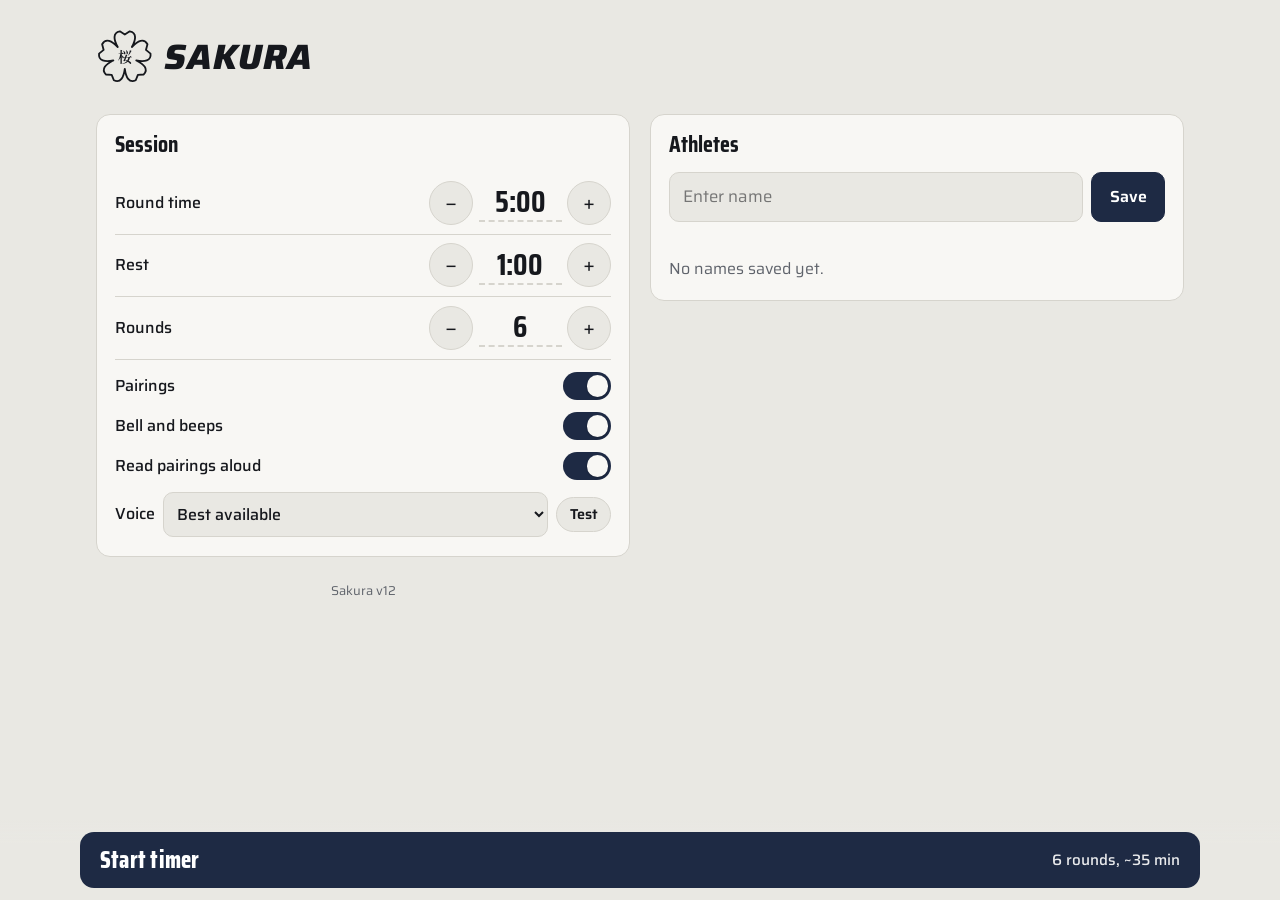
<file: index.html>
<!DOCTYPE html>
<html lang="en">
<head>
<meta charset="utf-8">
<meta name="viewport" content="width=device-width, initial-scale=1, viewport-fit=cover">
<meta name="theme-color" content="#1E2A44">
<link rel="icon" type="image/png" sizes="32x32" href="icons/favicon-32.png">
<link rel="apple-touch-icon" href="icons/apple-touch-icon.png">
<link rel="manifest" href="manifest.webmanifest">
<meta name="apple-mobile-web-app-capable" content="yes">
<meta name="mobile-web-app-capable" content="yes">
<meta name="apple-mobile-web-app-title" content="Sakura">
<meta name="apple-mobile-web-app-status-bar-style" content="default">
<link rel="apple-touch-startup-image" media="(device-width: 430px) and (device-height: 932px) and (-webkit-device-pixel-ratio: 3) and (orientation: portrait)" href="splash/splash-1290x2796.png">
<link rel="apple-touch-startup-image" media="(device-width: 440px) and (device-height: 956px) and (-webkit-device-pixel-ratio: 3) and (orientation: portrait)" href="splash/splash-1320x2868.png">
<link rel="apple-touch-startup-image" media="(device-width: 402px) and (device-height: 874px) and (-webkit-device-pixel-ratio: 3) and (orientation: portrait)" href="splash/splash-1206x2622.png">
<link rel="apple-touch-startup-image" media="(device-width: 393px) and (device-height: 852px) and (-webkit-device-pixel-ratio: 3) and (orientation: portrait)" href="splash/splash-1179x2556.png">
<link rel="apple-touch-startup-image" media="(device-width: 390px) and (device-height: 844px) and (-webkit-device-pixel-ratio: 3) and (orientation: portrait)" href="splash/splash-1170x2532.png">
<link rel="apple-touch-startup-image" media="(device-width: 428px) and (device-height: 926px) and (-webkit-device-pixel-ratio: 3) and (orientation: portrait)" href="splash/splash-1284x2778.png">
<link rel="apple-touch-startup-image" media="(device-width: 375px) and (device-height: 812px) and (-webkit-device-pixel-ratio: 3) and (orientation: portrait)" href="splash/splash-1125x2436.png">
<link rel="apple-touch-startup-image" media="(device-width: 414px) and (device-height: 896px) and (-webkit-device-pixel-ratio: 2) and (orientation: portrait)" href="splash/splash-828x1792.png">
<link rel="apple-touch-startup-image" media="(device-width: 414px) and (device-height: 896px) and (-webkit-device-pixel-ratio: 3) and (orientation: portrait)" href="splash/splash-1242x2688.png">
<link rel="apple-touch-startup-image" media="(device-width: 375px) and (device-height: 667px) and (-webkit-device-pixel-ratio: 2) and (orientation: portrait)" href="splash/splash-750x1334.png">
<title>Sakura</title>
<link rel="stylesheet" href="fonts/fonts.css">
<style>
:root{
  --bg:#E9E8E3;--surface:#F8F7F4;--ink:#16181D;--muted:#5F636B;--line:#D6D4CD;
  --act:#1E2A44;--act-ink:#FFFFFF;--soft:#E1E4EB;--sakura:#C9879A;--warn:#B23A3A;
  --body:Saira,"Segoe UI",Roboto,Arial,sans-serif;
  --cond:"Saira Condensed","Arial Narrow","Roboto Condensed",Arial,sans-serif;
  --jp:"Noto Sans JP","Hiragino Sans","Yu Gothic",sans-serif;
  box-sizing:border-box;
  padding-top:env(safe-area-inset-top,0px);padding-bottom:env(safe-area-inset-bottom,0px);
}
@media (prefers-color-scheme:dark){
  :root:not([data-theme="light"]){--bg:#111317;--surface:#1A1D23;--ink:#ECEBE6;--muted:#9A9EA6;--line:#2A2E36;--act:#ECEBE6;--act-ink:#111317;--soft:#252A35;--sakura:#D99AAB;--warn:#E07A7A}
}
:root[data-theme="dark"]{--bg:#111317;--surface:#1A1D23;--ink:#ECEBE6;--muted:#9A9EA6;--line:#2A2E36;--act:#ECEBE6;--act-ink:#111317;--soft:#252A35;--sakura:#D99AAB;--warn:#E07A7A}
*,*::before,*::after{box-sizing:inherit}
[hidden]{display:none!important}   /* ausgeblendet heißt immer ausgeblendet, auch bei Flex-Elementen */
html{scroll-padding-top:env(safe-area-inset-top,0px);touch-action:manipulation;-webkit-text-size-adjust:100%}
/* Kein Doppeltipp-Zoom: Schnelles Tippen auf + und − soll nur zählen, nicht vergrößern. */
button,.chip,.ctrl,.switch{touch-action:manipulation;-webkit-user-select:none;user-select:none}
body{margin:0;background:var(--bg);color:var(--ink);font-family:var(--body);font-size:1rem;line-height:1.5;-webkit-tap-highlight-color:transparent}
button{font:inherit;cursor:pointer;color:inherit}
:focus-visible{outline:3px solid var(--act);outline-offset:2px}

/* ---------- Einstellungsseite ---------- */
main{max-width:70rem;margin:0 auto;padding:1.25rem 1rem 8rem}
.brand{display:flex;align-items:center;gap:.65rem;margin:.5rem 0 1.75rem}
.brand svg{width:3.6rem;height:3.6rem;flex:none;color:var(--ink)}
.brand h1{margin:0;font-family:var(--body);font-style:italic;font-weight:800;font-size:2.2rem;line-height:1;letter-spacing:.03em}
.brand p{margin:.15rem 0 0;color:var(--muted);font-size:.95rem}
.layout{display:grid;gap:1.25rem;grid-template-columns:minmax(0,1fr)}
@media (min-width:56rem){.layout{grid-template-columns:minmax(0,1fr) minmax(0,1fr);align-items:start}}
.col{display:grid;gap:1.25rem;grid-template-columns:minmax(0,1fr)}
.card{background:var(--surface);border:1px solid var(--line);border-radius:14px;padding:1.1rem 1.1rem 1.2rem}
.card h2{margin:0 0 .9rem;font-family:var(--cond);font-weight:700;font-size:1.45rem;line-height:1.1;display:flex;align-items:baseline;justify-content:space-between;gap:1rem}
.card h2 small{font-family:var(--body);font-weight:500;font-size:.95rem;color:var(--muted)}

.step{display:flex;align-items:center;justify-content:space-between;gap:.75rem;padding:.55rem 0;border-bottom:1px solid var(--line)}
.step:last-of-type{border-bottom:0}
.step .lbl{font-weight:500}
.ctrl{display:flex;align-items:center;gap:.35rem}
.ctrl button{width:2.75rem;height:2.75rem;border-radius:50%;border:1px solid var(--line);background:var(--bg);font-size:1.4rem;line-height:1;display:grid;place-items:center}
.ctrl button:active{background:var(--soft)}
.ctrl .val{width:5.2rem;text-align:center;font-family:var(--cond);font-weight:700;font-size:1.9rem;font-variant-numeric:tabular-nums;line-height:1.1;
  color:var(--ink);background:transparent;border:0;border-bottom:2px dashed var(--line);border-radius:0;padding:.1rem 0;cursor:text}
.ctrl .val:hover{border-bottom-color:var(--muted)}
.ctrl .val:focus{outline:none;border-bottom:2px solid var(--act);background:var(--bg)}
.switch{display:flex;align-items:center;justify-content:space-between;gap:.75rem;padding-top:.75rem;font-weight:500}
.voicerow{display:flex;align-items:center;gap:.5rem;padding-top:.75rem;font-weight:500}
.voicerow label{flex:none}
.voicerow select{flex:1;min-width:0;font:inherit;font-size:1rem;color:var(--ink);background:var(--bg);border:1px solid var(--line);border-radius:10px;padding:.5rem .6rem}
.switch input{appearance:none;width:3rem;height:1.75rem;border-radius:999px;background:var(--line);position:relative;cursor:pointer;transition:background .2s;margin:0}
.switch input::after{content:"";position:absolute;top:.2rem;left:.2rem;width:1.35rem;height:1.35rem;border-radius:50%;background:var(--surface);box-shadow:0 1px 2px rgba(0,0,0,.25);transition:transform .2s}
.switch input:checked{background:var(--act)}
.switch input:checked::after{transform:translateX(1.25rem)}

.entry{display:flex;gap:.5rem}
.entry input{flex:1;min-width:0;font:inherit;font-size:1.05rem;color:var(--ink);background:var(--bg);border:1px solid var(--line);border-radius:10px;padding:.7rem .85rem}
.entry input:focus{border-color:var(--act);outline:none;box-shadow:0 0 0 3px var(--soft)}
.btn{border:0;border-radius:10px;padding:.7rem 1.1rem;font-weight:600;background:var(--bg);border:1px solid var(--line)}
.btn.primary{background:var(--act);border-color:var(--act);color:var(--act-ink)}
.msg{min-height:1.3em;margin:.4rem 0 .6rem;font-size:.92rem;color:var(--warn)}
.msg.ok{color:var(--ink)}
.rtools{display:flex;flex-wrap:wrap;align-items:center;justify-content:space-between;gap:.5rem;margin:0 0 .7rem}
.rhint{color:var(--muted);font-size:.92rem}
.rbtns{display:flex;gap:.35rem}
.mini{border:1px solid var(--line);background:var(--bg);border-radius:999px;padding:.35rem .8rem;font-weight:600;font-size:.9rem;min-height:2.2rem}
.mini[aria-pressed="true"]{background:var(--ink);color:var(--bg);border-color:var(--ink)}
.chips{list-style:none;margin:0;padding:0;display:flex;flex-wrap:wrap;gap:.45rem}
.chips li{display:flex}
.chip{display:flex;align-items:center;gap:.35rem;min-height:2.6rem;padding:0 .9rem;border-radius:999px;font-weight:500;
  border:1.5px dashed var(--line);background:transparent;color:var(--muted)}
.chip svg{width:1rem;height:1rem;flex:none}
.chip[aria-pressed="true"]{border:1.5px solid var(--act);background:var(--act);color:var(--act-ink)}
.chip.editing{border-style:solid;background:var(--bg);color:var(--ink);padding-right:.3rem}
.chip .x{display:grid;place-items:center;width:1.9rem;height:1.9rem;border-radius:50%;color:var(--warn);font-size:1.2rem;line-height:1}
.chips .none{color:var(--muted)}
.ver{margin:.25rem 0 0;text-align:center;color:var(--muted);font-size:.8rem}
.hint{margin:.9rem 0 0;font-size:.92rem;color:var(--muted)}
.hint.warn{color:var(--warn)}

.pv-head{display:flex;align-items:center;gap:.6rem;margin:.25rem 0 .4rem}
.pv-head h2{margin:0;flex:1;font-family:var(--cond);font-weight:800;font-size:2rem;line-height:1}
.rbtn{width:2.75rem;height:2.75rem;border-radius:50%;border:1px solid var(--line);background:var(--surface);display:grid;place-items:center;flex:none}
.rbtn svg{width:1.25rem;height:1.25rem}
.pill{height:2.75rem;padding:0 .95rem;border-radius:999px;border:1px solid var(--line);background:var(--surface);font-weight:600;display:flex;align-items:center;gap:.45rem}
.pill svg{width:1.1rem;height:1.1rem}
.pv-sum{margin:0 0 1rem;color:var(--muted)}
.pv-sum.warn{color:var(--warn)}
.rounds{display:grid;gap:.7rem;grid-template-columns:repeat(auto-fill,minmax(16rem,1fr))}
.round{background:var(--surface);border:1px solid var(--line);border-radius:12px;padding:.75rem 1rem}
.round h3{margin:0 0 .25rem;font-family:var(--cond);font-weight:800;font-size:1.25rem;color:var(--ink)}
.pair{display:grid;grid-template-columns:minmax(0,1fr) auto minmax(0,1fr);gap:.5rem;align-items:center;padding:.3rem 0;font-weight:500}
.pair span:last-child{text-align:right}
.pair .vs{font-size:.75rem;color:var(--muted);font-weight:500}
.pair.repeat{color:var(--warn)}
.bye{margin-top:.35rem;text-align:center;font-size:.82rem;color:var(--muted)}
.empty{color:var(--muted);margin:0}

.dock{position:fixed;left:0;right:0;bottom:0;padding:.75rem 1rem calc(env(safe-area-inset-bottom,0px) + .75rem);
  background:linear-gradient(to top,var(--bg) 70%,transparent)}
.dock button{display:flex;width:100%;max-width:70rem;margin:0 auto;justify-content:space-between;align-items:center;gap:1rem;
  border:0;border-radius:14px;padding:1rem 1.25rem;background:var(--act);color:var(--act-ink);text-align:left}
.dock button:disabled{background:var(--line);color:var(--muted);cursor:not-allowed}
.dock strong{font-family:var(--cond);font-weight:800;font-size:1.5rem;line-height:1;letter-spacing:.01em;white-space:nowrap}
.dock span{font-weight:500;font-size:.95rem;opacity:.9;text-align:right}

/* ---------- Timer ---------- */
#timer{position:fixed;inset:0;display:none;flex-direction:column;z-index:5;
  --bgc:#8EE08A;--fg:#0F2E17;--chip:rgba(0,0,0,.08);--chipb:rgba(0,0,0,.2);
  background:var(--bgc);color:var(--fg);transition:background-color .35s;
  padding:calc(env(safe-area-inset-top,0px) + .9rem) 1rem calc(env(safe-area-inset-bottom,0px) + 1.1rem)}
#timer.on{display:flex}
#timer.prep{--bgc:#1E2A44;--fg:#FFFFFF;--chip:rgba(255,255,255,.12);--chipb:rgba(255,255,255,.35)}
#timer.pause{--bgc:#D7352B;--fg:#FFFFFF;--chip:rgba(255,255,255,.16);--chipb:rgba(255,255,255,.45)}
#timer.final{--bgc:#F4C430;--fg:#2A2205}
#timer.done{--bgc:#1B1D24;--fg:#FFFFFF;--chip:rgba(255,255,255,.12);--chipb:rgba(255,255,255,.35)}
.tbar{display:flex;justify-content:space-between;align-items:center;gap:1rem}
.tbtns{display:flex;gap:.5rem}
/* Knöpfe immer über der Uhr: Die riesigen Ziffern ragen sonst unsichtbar nach oben und schlucken Tipps */
.tbar,.tctrl{position:relative;z-index:2}
.tpair .gone{text-decoration:line-through;opacity:.5}
.tpair.jump{background:transparent;border:2px dashed var(--fg)}
.tpair span.tag{grid-column:1/-1;text-align:center;font-family:var(--body);font-size:max(.8rem,.42em);font-weight:600;opacity:.8;text-align:center;margin-top:-.1em}
.sheet{position:absolute;inset:0;z-index:8;display:flex;flex-direction:column;justify-content:flex-end}
.sheet[hidden]{display:none}
.sheet-bg{position:absolute;inset:0;background:rgba(0,0,0,.45)}
.sheet-panel{position:relative;background:var(--surface);color:var(--ink);border-radius:18px 18px 0 0;max-height:82%;overflow:auto;
  padding:1.1rem 1rem calc(env(safe-area-inset-bottom,0px) + 1.2rem);width:100%;max-width:44rem;margin:0 auto;font-family:var(--body)}
.sheet-head{display:flex;justify-content:space-between;align-items:center;gap:1rem}
.sheet-head h2{margin:0;font-family:var(--cond);font-weight:800;font-size:1.6rem;display:flex;align-items:baseline;gap:.6rem}
.sheet-head small{font-family:var(--body);font-weight:500;font-size:.95rem;color:var(--muted)}
.sheet-note{margin:.35rem 0 .9rem;color:var(--muted);font-size:.92rem}
.tphase{font-family:var(--cond);font-weight:800;font-size:clamp(1.6rem,5vw,3.2rem);line-height:1;letter-spacing:.01em}
.tphase small{font-weight:600;opacity:.7}
.jp{font-family:var(--jp);font-weight:700;font-size:.8em;opacity:.6;margin-right:.45em}
.ibtn{width:3rem;height:3rem;border-radius:50%;border:1px solid var(--chipb);background:var(--chip);color:inherit;display:grid;place-items:center;flex:none}
.ibtn svg{width:1.35rem;height:1.35rem}
.ibtn:disabled{opacity:.35;cursor:default}
.clock{font-family:var(--cond);font-weight:800;font-variant-numeric:tabular-nums;letter-spacing:-.02em;
  font-size:calc(clamp(7.5rem,min(36vw,46vh),28rem) * var(--cs,1));line-height:.86;text-align:center;margin:.4rem 0 .5rem}
/* Platzstufen: Uhr (data-c) nur in Countdown und Pause kleiner, Paare (data-p) kompakter und mehrspaltig */
#timer[data-c="1"]{--cs:.72}#timer[data-c="2"]{--cs:.52}#timer[data-c="3"]{--cs:.38}
#timer[data-p="1"]{--pf:.82}#timer[data-p="2"]{--pf:.66}#timer[data-p="3"]{--pf:.52}
.tsub{text-align:center;font-family:var(--cond);font-weight:700;font-size:clamp(1.3rem,4vw,2.3rem);min-height:1.2em;margin-bottom:.7rem;opacity:.9}
.tpairs{flex:1;min-height:0;overflow:auto;display:flex;flex-direction:column}
/* Spaltenbreite in em: wächst und schrumpft mit der Schrift, damit Namen nie in die Nachbarspalte laufen */
.tpin{margin:auto 0;display:grid;grid-template-columns:repeat(auto-fit,minmax(min(10.5em,100%),1fr));gap:.3em;padding:2px 0;width:100%;
  font-family:var(--cond);font-weight:700;font-size:calc(clamp(1.45rem,3.8vw,2.4rem) * var(--pf,1));line-height:1.1}
.tpair{min-width:0;display:grid;grid-template-columns:minmax(0,1fr) auto minmax(0,1fr);align-items:center;gap:.4em;padding:.3em .55em;border-radius:12px;
  background:var(--chip)}
.tpair span{min-width:0;overflow-wrap:anywhere}
.tpair span:last-child{text-align:right}
.tpair .vs{font-size:.5em;font-weight:600;opacity:.65}
.tbye{grid-column:1/-1;text-align:center;font-family:var(--body);font-weight:600;font-size:max(.95rem,.62em);opacity:.9}
.tctrl{display:flex;justify-content:center;align-items:center;gap:1rem;margin-top:1rem}
.tctrl .ibtn{width:3.6rem;height:3.6rem;position:relative;overflow:hidden;touch-action:none;-webkit-user-select:none;user-select:none;-webkit-touch-callout:none}
.tctrl .ibtn svg{position:relative}
.tctrl .ibtn::before{content:"";position:absolute;inset:0;border-radius:50%;background:var(--fg);opacity:.28;transform:scale(0)}
.tctrl .ibtn.holding::before{transform:scale(1);transition:transform .6s linear}
.thint{position:absolute;left:50%;bottom:calc(env(safe-area-inset-bottom,0px) + 6.4rem);transform:translateX(-50%);background:var(--fg);color:var(--bgc);
  padding:.45rem .9rem;border-radius:999px;font-weight:600;font-size:.95rem;white-space:nowrap;opacity:0;pointer-events:none;transition:opacity .2s}
.thint.show{opacity:1}
.tmain{min-width:11rem;height:3.6rem;border-radius:999px;border:0;background:var(--fg);color:var(--bgc);font-family:var(--cond);font-weight:800;font-size:1.45rem;letter-spacing:.02em;padding:0 1.6rem}
.progress{height:6px;border-radius:999px;background:var(--chip);margin-top:1rem;overflow:hidden}
.progress i{display:block;height:100%;width:0;background:var(--fg);opacity:.75}
/* Reservierter Platz für spätere Werbung (Standardbanner 320×50 / 728×90). Bleibt leer, bis Werbung eingebaut wird. */
.adslot{flex:none;height:50px;margin-top:.7rem;border-radius:10px;overflow:hidden}
@media (min-width:600px) and (min-height:600px){.adslot{height:90px;max-width:728px;width:100%;margin-left:auto;margin-right:auto}}
/* Großmodus (Tablet, Pause): Karten enger, damit mehr Platz für die Schrift bleibt */
#timer.big .tpin{gap:.18em}
#timer.big .tpair{padding:.12em .45em;border-radius:14px}
#timer.big .tpair .vs{font-size:.38em}
#timer.big .tsub{margin-bottom:.3rem}
/* Stapelmodus: Name über Name statt nebeneinander – bei wenigen Paaren ist die Breite sonst der Engpass */
#timer.stack .tpin{grid-template-columns:repeat(auto-fit,minmax(min(var(--scol,99em),100%),1fr));line-height:1}
#timer.stack .tpair{grid-template-columns:1fr;text-align:center;gap:0;padding:.04em .3em .08em;line-height:.98}
#timer.stack .tpair span,#timer.stack .tpair span:last-child{text-align:center}
#timer.stack .tpair .vs{font-size:.22em;line-height:1.1}
#flash{position:fixed;inset:0;background:#fff;opacity:0;pointer-events:none;z-index:10}
#flash.go1{animation:flash .7s ease-out 1}
#flash.go2{animation:flash .55s ease-out 2}
@keyframes flash{0%{opacity:.9}100%{opacity:0}}
@media (prefers-reduced-motion:reduce){#timer,.switch input,.switch input::after{transition:none}@keyframes flash{0%{opacity:.55}100%{opacity:0}}}
</style>
</head>
<body>
<main>
<div id="setupView">
  <header class="brand">
    <svg class="logo" viewBox="-110 -110 220 220" aria-hidden="true">
      <path d="M-27.0 -37.2C-42.5 -65.4 -46.8 -91.8 -18.9 -97.2L0.0 -85.0L18.9 -97.2C46.8 -91.8 42.5 -65.4 27.0 -37.2C49.1 -60.6 72.8 -72.8 86.6 -48.0L80.8 -26.3L98.3 -12.1C101.7 16.1 75.3 20.2 43.7 14.2C72.8 28.0 91.8 46.8 72.4 67.5L50.0 68.8L41.8 89.7C16.1 101.7 4.1 77.9 0.0 46.0C-4.1 77.9 -16.1 101.7 -41.8 89.7L-50.0 68.8L-72.4 67.5C-91.8 46.8 -72.8 28.0 -43.7 14.2C-75.3 20.2 -101.7 16.1 -98.3 -12.1L-80.8 -26.3L-86.6 -48.0C-72.8 -72.8 -49.1 -60.6 -27.0 -37.2Z" fill="none" stroke="currentColor" stroke-width="7" stroke-linejoin="round"/>
      <text x="0" y="19" text-anchor="middle" font-family="Noto Serif JP, Hiragino Mincho ProN, Yu Mincho, serif" font-weight="600" font-size="54" fill="currentColor">桜</text>
    </svg>
    <h1>SAKURA</h1>
  </header>

  <div class="layout">
      <section class="card" aria-labelledby="h-set">
        <h2 id="h-set">Session</h2>
        <div class="step"><span class="lbl" id="l-round">Round time</span>
          <div class="ctrl" role="group" aria-labelledby="l-round"><button data-k="round" data-d="-1" aria-label="Shorter rounds">−</button><input class="val" id="o-round" inputmode="decimal" autocomplete="off" enterkeyhint="done" aria-labelledby="l-round"><button data-k="round" data-d="1" aria-label="Longer rounds">+</button></div></div>
        <div class="step"><span class="lbl" id="l-pause">Rest</span>
          <div class="ctrl" role="group" aria-labelledby="l-pause"><button data-k="pause" data-d="-1" aria-label="Shorter rest">−</button><input class="val" id="o-pause" inputmode="decimal" autocomplete="off" enterkeyhint="done" aria-labelledby="l-pause"><button data-k="pause" data-d="1" aria-label="Longer rest">+</button></div></div>
        <div class="step"><span class="lbl" id="l-rounds">Rounds</span>
          <div class="ctrl" role="group" aria-labelledby="l-rounds"><button data-k="rounds" data-d="-1" aria-label="One round fewer">−</button><input class="val" id="o-rounds" inputmode="numeric" autocomplete="off" enterkeyhint="done" aria-labelledby="l-rounds"><button data-k="rounds" data-d="1" aria-label="One round more">+</button></div></div>
        <label class="switch">Pairings <input type="checkbox" id="pairsOn" checked></label>
        <label class="switch">Bell and beeps <input type="checkbox" id="sound" checked></label>
        <label class="switch" id="speakRow">Read pairings aloud <input type="checkbox" id="speak" checked></label>
        <div class="voicerow" id="voiceRow"><label for="voiceSel">Voice</label><select id="voiceSel"></select><button type="button" class="mini" id="voiceTest">Test</button></div>
      </section>

      <section class="card" id="athletesCard" aria-labelledby="h-ppl">
        <h2 id="h-ppl">Athletes <small id="count"></small></h2>
        <div class="entry">
          <input id="nameIn" type="text" placeholder="Enter name" autocomplete="off" enterkeyhint="done" aria-label="Enter name">
          <button class="btn primary" id="saveName">Save</button>
        </div>
        <p class="msg" id="msg" aria-live="polite"></p>
        <div class="rtools" id="rtools" hidden>
          <span class="rhint" id="rhint">Tap names to mark who’s here.</span>
          <div class="rbtns"><button class="mini" id="allHere">All</button><button class="mini" id="noneHere">None</button><button class="mini" id="editRoster" aria-pressed="false">Edit</button></div>
        </div>
        <ul class="chips" id="chips" aria-label="Athlete list"></ul>
        <div id="info"></div>
      </section>
      <p class="ver" id="appVer"></p>
  </div>
</div>

<section id="pairView" hidden aria-labelledby="h-pairs">
  <div class="pv-head">
    <button class="rbtn" id="pvBack" aria-label="Back to athletes"><svg viewBox="0 0 24 24" fill="none" stroke="currentColor" stroke-width="2.4" stroke-linecap="round" stroke-linejoin="round" aria-hidden="true"><path d="M15 5l-7 7 7 7"/></svg></button>
    <h2 id="h-pairs">Pairings</h2>
    <button class="pill" id="shuffle"><svg viewBox="0 0 24 24" fill="none" stroke="currentColor" stroke-width="2" stroke-linecap="round" stroke-linejoin="round" aria-hidden="true"><path d="M16 3h5v5M4 20L21 3M21 16v5h-5M15 15l6 6M4 4l5 5"/></svg>Reshuffle</button>
  </div>
  <p class="pv-sum" id="pvSum"></p>
  <div id="planBody"></div>
</section>
</main>

<div class="dock"><button id="start" disabled><strong id="dockLabel">Create pairings</strong><span id="total"></span></button></div>

<div id="flash" aria-hidden="true"></div>
<div id="timer" role="dialog" aria-modal="true" aria-label="Timer">
  <div class="tbar">
    <div class="tphase" id="tPhase"></div>
    <div class="tbtns">
      <button class="ibtn" id="tPeople" aria-label="Who’s here"><svg viewBox="0 0 24 24" fill="none" stroke="currentColor" stroke-width="2.2" stroke-linecap="round" stroke-linejoin="round" aria-hidden="true"><circle cx="9" cy="8" r="3.2"/><path d="M3.5 19c.6-3.2 2.9-5 5.5-5s4.9 1.8 5.5 5"/><path d="M19 8v6M16 11h6"/></svg></button>
      <button class="ibtn" id="tClose" aria-label="Back to plan"><svg viewBox="0 0 24 24" fill="none" stroke="currentColor" stroke-width="2.5" stroke-linecap="round"><path d="M6 6l12 12M18 6L6 18"/></svg></button>
    </div>
  </div>
  <div class="clock" id="tClock">0:10</div>
  <div class="tsub" id="tSub"></div>
  <div class="tpairs" id="tPairs"></div>
  <div class="thint" id="tHint" aria-live="polite"></div>
  <div class="sheet" id="sheet" hidden>
    <div class="sheet-bg" id="sheetBg"></div>
    <div class="sheet-panel" role="dialog" aria-modal="true" aria-labelledby="h-sheet">
      <div class="sheet-head"><h2 id="h-sheet">Who’s here <small id="sCount"></small></h2><button class="btn primary" id="sDone">Done</button></div>
      <p class="sheet-note">Changes apply from the next round. The timer keeps running.</p>
      <div class="entry"><input id="sNameIn" type="text" placeholder="Add a late arrival" autocomplete="off" enterkeyhint="done" aria-label="Add a late arrival"><button class="btn primary" id="sSave">Save</button></div>
      <p class="msg" id="sMsg" aria-live="polite"></p>
      <ul class="chips" id="sChips" aria-label="Athlete list"></ul>
    </div>
  </div>
  <div class="tctrl">
    <button class="ibtn" id="tPrev" aria-label="Previous phase"><svg viewBox="0 0 24 24" fill="currentColor"><path d="M6 5h2v14H6zM20 5v14L9 12z"/></svg></button>
    <button class="tmain" id="tToggle">Pause</button>
    <button class="ibtn" id="tNext" aria-label="Next phase"><svg viewBox="0 0 24 24" fill="currentColor"><path d="M16 5h2v14h-2zM4 5v14l11-7z"/></svg></button>
  </div>
  <div class="progress" aria-hidden="true"><i id="tProg"></i></div>
  <div class="adslot" id="adSlot" aria-hidden="true"></div>
</div>

<script>
(function(){
const $=s=>document.querySelector(s);
const el={sound:$('#sound'),nameIn:$('#nameIn'),saveName:$('#saveName'),msg:$('#msg'),chips:$('#chips'),count:$('#count'),info:$('#info'),
  planBody:$('#planBody'),shuffle:$('#shuffle'),start:$('#start'),total:$('#total'),dockLabel:$('#dockLabel'),pvSum:$('#pvSum'),pvBack:$('#pvBack'),setupView:$('#setupView'),pairView:$('#pairView'),
  timer:$('#timer'),tPhase:$('#tPhase'),tClock:$('#tClock'),tSub:$('#tSub'),tPairs:$('#tPairs'),tToggle:$('#tToggle'),tPrev:$('#tPrev'),tNext:$('#tNext'),tClose:$('#tClose'),tProg:$('#tProg')};
const esc=s=>String(s).replace(/[&<>"]/g,c=>({'&':'&amp;','<':'&lt;','>':'&gt;','"':'&quot;'}[c]));
const fmt=sec=>Math.floor(sec/60)+':'+String(sec%60).padStart(2,'0');

/* ---------- Einstellungen + Speichern ---------- */
const LIMITS={round:{step:30,min:30,max:1800},pause:{step:15,min:0,max:600},rounds:{step:1,min:1,max:40}};
const cfg={round:300,pause:60,rounds:6,sound:true,speak:true,voice:'',pairs:true};
let roster=[];   // alle Mitglieder: {n: Name, here: anwesend?}
let people=[];   // nur die Anwesenden – daraus entstehen die Paarungen
const syncPeople=()=>{people=roster.filter(r=>r.here).map(r=>r.n)};
const KEY='sakura-v1';   // Speicher-Schlüssel, bleibt gleich (sonst gingen Namen verloren)
const APP_VERSION='v12';  // sichtbare Versionsnummer, gleich wie in sw.js
const coll=new Intl.Collator('en',{sensitivity:'base'});
let view='setup';
function save(){try{localStorage.setItem(KEY,JSON.stringify({...cfg,roster}))}catch(e){}}
(function load(){
  try{
    const d=JSON.parse(localStorage.getItem(KEY)||'null');
    if(d){['round','pause','rounds'].forEach(k=>{if(Number.isFinite(d[k]))cfg[k]=d[k]});cfg.sound=d.sound!==false;cfg.speak=d.speak!==false;cfg.voice=typeof d.voice==='string'?d.voice:'';cfg.pairs=d.pairs!==false;
      if(Array.isArray(d.roster))roster=d.roster.filter(r=>r&&r.n).map(r=>({n:String(r.n),here:r.here!==false}));
      else if(Array.isArray(d.people))roster=d.people.map(n=>({n:String(n),here:true}));   // Übernahme der alten Liste
      return}
    const o=JSON.parse(localStorage.getItem('mattenzeit-v1')||'null');   // Übernahme aus der Vorversion
    if(o){cfg.round=(+o.rMin||0)*60+(+o.rSec||0)||300;cfg.pause=(+o.pMin||0)*60+(+o.pSec||0);cfg.rounds=+o.rounds||6;cfg.sound=o.sound!==false;
      roster=(Array.isArray(o.names)?o.names:String(o.names||'').split('\n')).map(s=>String(s).trim()).filter(Boolean).map(n=>({n,here:true}))}
  }catch(e){}
})();
el.sound.checked=cfg.sound;

/* Reiner Timer: Schalter "Pairings" aus ODER weniger als zwei Leute da.
   Warum automatisch: Der Timer soll nie blockiert sein, nur weil keine Namen eingetragen sind. */
const pairMode=()=>cfg.pairs&&people.length>=2;
function renderSettings(){
  const show={round:fmt(cfg.round),pause:cfg.pause?fmt(cfg.pause):'none',rounds:String(cfg.rounds)};
  for(const k in show){const i=$('#o-'+k);if(document.activeElement!==i)i.value=show[k]}
  document.querySelectorAll('.ctrl button').forEach(b=>{const L=LIMITS[b.dataset.k],v=cfg[b.dataset.k];b.disabled=b.dataset.d<0?v<=L.min:v>=L.max});
  const total=10+cfg.rounds*cfg.round+(cfg.rounds-1)*cfg.pause;
  const mins=Math.max(1,Math.round(total/60));
  el.total.textContent=view==='pairs'?`~${mins} min`:`${cfg.rounds} ${cfg.rounds===1?'round':'rounds'}, ~${mins} min`;
  el.dockLabel.textContent=view==='pairs'?'Start session':pairMode()?'Create pairings':'Start timer';
  el.start.disabled=false;
  $('#athletesCard').hidden=!cfg.pairs;$('#pairsOn').checked=cfg.pairs;
}
document.querySelectorAll('.ctrl button').forEach(b=>b.addEventListener('click',()=>{
  const k=b.dataset.k,L=LIMITS[k];cfg[k]=Math.min(L.max,Math.max(L.min,cfg[k]+L.step*(+b.dataset.d)));
  save();renderSettings();if(k==='rounds')rebuild();else updateInfo();
}));
el.sound.addEventListener('change',()=>{cfg.sound=el.sound.checked;save()});
$('#pairsOn').addEventListener('change',e=>{cfg.pairs=e.target.checked;save();renderSettings()});
const TTS='speechSynthesis' in window&&'SpeechSynthesisUtterance' in window;
$('#speak').checked=cfg.speak;$('#speakRow').hidden=!TTS;   // Gerät ohne Sprachausgabe: Schalter ausblenden
$('#speak').addEventListener('change',()=>{cfg.speak=$('#speak').checked;save();if(!cfg.speak)hush();$('#voiceRow').hidden=!TTS||!cfg.speak});
$('#voiceRow').hidden=!TTS||!cfg.speak;

/* Werte antippen und eintippen.
   Zeit: "4:30" = 4 min 30 s. Ohne Doppelpunkt: bis 10 = Minuten, ab 11 = Sekunden
   ("5" = 5:00, "45" = 0:45, "90" = 1:30). Ungültiges wird verworfen. */
function parseTime(str){
  str=str.trim().toLowerCase();
  if(/^(none|off|-)$/.test(str))return 0;
  const m=str.match(/^(\d{1,3})\s*[:.,]\s*(\d{1,2})$/);
  if(m)return (+m[1])*60+(+m[2]);
  if(/^\d{1,4}$/.test(str)){const n=+str;return n<=10?n*60:n}
  return null;
}
function commitVal(k,inp){
  const t=inp.value.trim(),L=LIMITS[k];
  const v=k==='rounds'?(/^\d{1,3}$/.test(t)?+t:null):parseTime(t);
  if(v!==null){cfg[k]=Math.min(L.max,Math.max(L.min,v));save()}
  renderSettings();if(k==='rounds')rebuild();else updateInfo();
}
['round','pause','rounds'].forEach(k=>{
  const inp=$('#o-'+k);
  inp.addEventListener('focus',()=>{if(k==='pause'&&!cfg.pause)inp.value='';inp.select()});
  inp.addEventListener('blur',()=>commitVal(k,inp));
  inp.addEventListener('keydown',e=>{
    if(e.key==='Enter'){e.preventDefault();inp.blur()}
    else if(e.key==='Escape'){inp.value='';inp.blur()}
  });
});

/* ---------- Teilnehmer: feste Liste + Anwesenheit ----------
   Alle Mitglieder bleiben gespeichert. Vor dem Training tippt man nur an, wer da ist.
   Löschen geht nur im Bearbeiten-Modus. Warum: damit beim schnellen Antippen niemand aus Versehen verschwindet. */
let editing=false;
const CHECK='<svg viewBox="0 0 24 24" fill="none" stroke="currentColor" stroke-width="3" stroke-linecap="round" stroke-linejoin="round" aria-hidden="true"><path d="M5 12.5l4.5 4.5L19 7.5"/></svg>';
function renderPeople(){
  syncPeople();
  el.chips.innerHTML='';
  const total=roster.length,here=people.length;
  el.count.textContent=total?`${here} of ${total} here`:'';
  $('#rtools').hidden=!total;
  $('#rhint').textContent=editing?'Tap × to delete a name for good.':'Tap names to mark who’s here.';
  const eb=$('#editRoster');eb.setAttribute('aria-pressed',String(editing));eb.textContent=editing?'Done':'Edit';
  $('#allHere').disabled=$('#noneHere').disabled=editing;
  if(!total){const li=document.createElement('li');li.className='none';li.textContent='No names saved yet.';el.chips.append(li);return}
  roster.slice().sort((x,y)=>coll.compare(x.n,y.n)).forEach(r=>{
    const li=document.createElement('li'),b=document.createElement('button');b.type='button';b.className='chip';
    if(editing){
      b.classList.add('editing');b.innerHTML=`<span>${esc(r.n)}</span><span class="x" aria-hidden="true">×</span>`;
      b.setAttribute('aria-label','Delete '+r.n);
      b.addEventListener('click',()=>{roster=roster.filter(x=>x!==r);peopleChanged()});
    }else{
      b.setAttribute('aria-pressed',String(r.here));
      b.innerHTML=(r.here?CHECK:'')+`<span>${esc(r.n)}</span>`;
      b.addEventListener('click',()=>{r.here=!r.here;peopleChanged()});
    }
    li.append(b);el.chips.append(li);
  });
}
function addPerson(){
  const n=el.nameIn.value.trim();
  if(!n){el.nameIn.focus();return}
  const ex=roster.find(r=>r.n.toLowerCase()===n.toLowerCase());
  if(ex){
    if(!ex.here){ex.here=true;el.nameIn.value='';el.msg.textContent=`${ex.n} was already on the list and is now marked as here.`;el.msg.classList.add('ok');peopleChanged()}
    else{el.msg.classList.remove('ok');el.msg.textContent=`“${n}” is already on the list. Try “${n} K.” to tell them apart.`;el.nameIn.select()}
    return;
  }
  roster.push({n,here:true});el.nameIn.value='';el.msg.textContent='';el.nameIn.focus();peopleChanged();
}
function peopleChanged(){renderPeople();save();rebuild()}
$('#allHere').addEventListener('click',()=>{roster.forEach(r=>r.here=true);peopleChanged()});
$('#noneHere').addEventListener('click',()=>{roster.forEach(r=>r.here=false);peopleChanged()});
$('#editRoster').addEventListener('click',()=>{editing=!editing;el.msg.textContent='';renderPeople()});
el.saveName.addEventListener('click',addPerson);
el.nameIn.addEventListener('keydown',e=>{if(e.key==='Enter'){e.preventDefault();addPerson()}});
el.nameIn.addEventListener('input',()=>{el.msg.textContent=''});

/* Maximal mögliche Runden ohne Wiederholung: gerade n -> n-1, ungerade n -> n */
const uniqueRounds=n=>n<2?0:(n%2===0?n-1:n);
function updateInfo(){
  const n=people.length,u=uniqueRounds(n);
  if(n<2){el.info.innerHTML=roster.length>1?'<p class="hint">Fewer than two athletes here: the session runs as a timer only.</p>':'';return}
  let h=`<p class="hint">${n%2?'Odd number of athletes here: one sits out each round. ':''}Up to ${u} rounds without repeat pairings.</p>`;
  if(cfg.rounds>u)h+=`<p class="hint warn">From round ${u+1} on, pairings have to repeat. They are marked in the pairings.</p>`;
  el.info.innerHTML=h;
}

/* ---------- Paarungen (Circle Method) ----------
   Ein Platz bleibt fest, alle anderen rotieren pro Runde eine Position weiter.
   So trifft jeder jeden genau einmal pro Durchgang. Ungerade Anzahl:
   ein leerer Platz kommt dazu – wer ihm gegenübersteht, pausiert. */
function shuffleArr(a){a=a.slice();for(let i=a.length-1;i>0;i--){const j=Math.floor(Math.random()*(i+1));[a[i],a[j]]=[a[j],a[i]]}return a}
function buildSchedule(names,rounds){
  let line=shuffleArr(names);if(line.length%2)line.push(null);
  const m=line.length,per=m-1,seen=new Set(),out=[];
  for(let r=0;r<rounds;r++){
    // Nach einem kompletten Durchgang wiederholt sich derselbe Durchgang in gleicher Reihenfolge.
    // Warum: Innerhalb eines Durchgangs ist jedes Paar und jede Pause einmalig. Runde "Durchgang+1" ist damit
    // gleich Runde 1 und hat mit der letzten Runde nichts gemeinsam: kein Paar und keine Pause direkt hintereinander.
    const k=r%per;
    const rest=line.slice(1),rot=rest.slice(rest.length-k).concat(rest.slice(0,rest.length-k));
    const order=[line[0],...rot],pairs=[];let bye=null;
    for(let i=0;i<m/2;i++){const a=order[i],b=order[m-1-i];
      if(a===null||b===null){bye=a===null?b:a;continue}
      const key=[a,b].sort().join('\u0000');pairs.push({a,b,repeat:seen.has(key)});seen.add(key)}
    // Alphabetisch: innerhalb des Paars und die Paare untereinander. Warum: Man findet seinen Namen schneller.
    pairs.forEach(p=>{if(coll.compare(p.a,p.b)>0)[p.a,p.b]=[p.b,p.a]});
    pairs.sort((x,y)=>coll.compare(x.a,y.a));
    out.push({pairs,bye});
  }
  return out;
}
let schedule=[];
function rebuild(){
  updateInfo();
  if(people.length<2){schedule=[];el.planBody.innerHTML='';if(view==='pairs')setView('setup');else renderSettings();return}
  schedule=buildSchedule(people,cfg.rounds);
  const n=people.length,u=uniqueRounds(n);
  el.pvSum.textContent=`${n} athletes, ${cfg.rounds} ${cfg.rounds===1?'round':'rounds'} of ${fmt(cfg.round)}, ${cfg.pause?fmt(cfg.pause)+' rest':'no rest'}. `+
    (cfg.rounds>u?`Pairings repeat from round ${u+1} on (marked).`:'No pairing repeats.');
  el.pvSum.classList.toggle('warn',cfg.rounds>u);
  renderPlan();
  renderSettings();
}
function renderPlan(){
  el.planBody.innerHTML='<div class="rounds">'+schedule.map((r,i)=>`<div class="round"><h3>Round ${i+1}</h3>`+
    r.pairs.concat(r.extra||[]).map(p=>`<div class="pair${p.repeat?' repeat':''}"><span>${esc(p.a)}</span><span class="vs">vs</span><span>${esc(p.b)}</span></div>`).join('')+
    (r.bye&&!byeJoined(r)?`<div class="bye">Sits out: ${esc(r.bye)}</div>`:'')+'</div>').join('')+'</div>';
}
const byeJoined=r=>!!(r.bye&&(r.extra||[]).some(p=>p.a===r.bye||p.b===r.bye));

/* ---------- Neu planen während des Trainings ----------
   Kommt jemand dazu oder geht, werden nur die noch kommenden Runden neu geplant.
   Die App merkt sich, wer schon gegeneinander gerollt ist (inkl. spontaner Einstiege),
   damit sich Paarungen weiter möglichst nicht wiederholen.
   Aussetzen reihum: Wer bisher am seltensten ausgesetzt hat, ist dran. */
const pkey=(a,b)=>a<b?a+'\u0000'+b:b+'\u0000'+a;
// Mehrere komplette Planungen der restlichen Runden, die mit den wenigsten Wiederholungen gewinnt.
// Warum: Runde für Runde "gierig" zu planen kann sich in eine Ecke manövrieren, in der später Wiederholungen nötig werden.
function replanFrom(from){
  const n=schedule.length-from;if(n<=0)return;
  let best=null;
  const tries=people.length<=16?200:60;
  for(let t=0;t<tries;t++){const r=cycleFrom(from,n);if(!best||r.cost<best.cost)best=r;if(best.cost===0)break}
  best.rounds.forEach((r,k)=>{schedule[from+k]=r});
}
/* Ab dem Änderungspunkt EINEN vollständigen Durchgang bauen (jeder gegen jeden / jeder einmal Pause),
   der direkt an die letzte gelaufene Runde anschließt, und diesen Durchgang unverändert in gleicher
   Reihenfolge wiederholen. Dadurch wiederholt sich nie etwas direkt hintereinander, genau wie beim
   normalen Erstellen. "cost" zählt Paare, die schon vor dem Änderungspunkt vorkamen – die werden minimiert. */
function cycleFrom(from,total){
  // Historie der bereits gelaufenen Runden (für "repeat"-Markierung und als weiche Vermeidung)
  const hist=new Map();
  for(let i=0;i<from&&i<schedule.length;i++){const r=schedule[i];r.pairs.concat(r.extra||[]).forEach(p=>hist.set(pkey(p.a,p.b),(hist.get(pkey(p.a,p.b))||0)+1))}
  const H=(a,b)=>hist.get(pkey(a,b))||0;
  // Was lief in der letzten Runde direkt vor "from"? Der neue Durchgang darf nicht damit anfangen.
  let prevPairs=new Set(),prevBye=null;
  if(from>0&&schedule[from-1]){const r=schedule[from-1];r.pairs.concat(r.extra||[]).forEach(p=>prevPairs.add(pkey(p.a,p.b)));prevBye=r.bye||null}
  const base=buildCycle(shuffleArr(people));        // ein kompletter Durchgang mit den Anwesenden
  // Durchgang so rotieren, dass seine erste Runde nicht an die letzte gelaufene anschließt
  const L=base.length;let bestRot=0,bestClash=Infinity;
  for(let rot=0;rot<L;rot++){
    const first=base[(rot)%L];
    let clash=(first.bye&&first.bye===prevBye)?1:0;
    first.pairs.forEach(p=>{if(prevPairs.has(pkey(p.a,p.b)))clash++});
    if(clash<bestClash){bestClash=clash;bestRot=rot}
  }
  const rounds=[];let cost=bestClash;
  for(let k=0;k<total;k++){
    const r=base[(bestRot+k)%L];
    const pairs=r.pairs.map(p=>({a:p.a,b:p.b,repeat:H(p.a,p.b)>0}));
    pairs.forEach(p=>cost+=H(p.a,p.b));
    pairs.forEach(p=>{if(coll.compare(p.a,p.b)>0)[p.a,p.b]=[p.b,p.a]});
    pairs.sort((x,y)=>coll.compare(x.a,y.a));
    rounds.push({pairs,bye:r.bye});
  }
  return {rounds,cost};
}
// Ein vollständiger Durchgang (Circle Method): jeder trifft jeden einmal; bei ungerader Zahl setzt jeder einmal aus.
function buildCycle(names){
  let line=names.slice();if(line.length%2)line.push(null);
  const m=line.length,per=m-1,out=[];
  for(let r=0;r<per;r++){
    const rest=line.slice(1),rot=rest.slice(rest.length-r).concat(rest.slice(0,rest.length-r));
    const order=[line[0],...rot],pairs=[];let bye=null;
    for(let i=0;i<m/2;i++){const a=order[i],b=order[m-1-i];if(a===null||b===null){bye=a===null?b:a;continue}pairs.push({a,b})}
    out.push({pairs,bye});
  }
  return out;
}

// Paarung mit möglichst wenig Wiederholungen: mehrere zufällige Versuche, jeweils durch Tauschen verbessert.
function bestMatching(list,H){
  if(list.length<2)return [];
  let best=null,bestCost=Infinity;
  for(let t=0;t<40&&bestCost>0;t++){
    const rest=shuffleArr(list),pairs=[];
    while(rest.length){const a=rest.shift();let bi=0,bc=Infinity;
      rest.forEach((b,j)=>{const c=H(a,b);if(c<bc){bc=c;bi=j}});pairs.push([a,rest.splice(bi,1)[0]])}
    let improved=true;
    while(improved){improved=false;
      for(let i=0;i<pairs.length;i++)for(let j=i+1;j<pairs.length;j++){
        const [a,b]=pairs[i],[c,d]=pairs[j],now=H(a,b)+H(c,d);
        if(H(a,c)+H(b,d)<now){pairs[i]=[a,c];pairs[j]=[b,d];improved=true}
        else if(H(a,d)+H(b,c)<now){pairs[i]=[a,d];pairs[j]=[b,c];improved=true}
      }}
    const cost=pairs.reduce((s,[a,b])=>s+H(a,b),0);
    if(cost<bestCost){bestCost=cost;best=pairs}
  }
  return best;
}
/* Spontaner Einstieg in die laufende Runde: Neue, Partner von Gegangenen und der Aussetzende
   werden als Angebot zusammengebracht. Die laufende Runde selbst bleibt unverändert. */
function jumpIns(r){
  const R=schedule[r];if(!R)return;
  const here=new Set(people);
  const valid=R.pairs.concat(R.extra||[]).filter(p=>here.has(p.a)&&here.has(p.b));
  const busy=new Set();valid.forEach(p=>{busy.add(p.a);busy.add(p.b)});
  const keep=(R.extra||[]).filter(p=>here.has(p.a)&&here.has(p.b));
  const pool=people.filter(n=>!busy.has(n));
  if(R.bye&&pool.includes(R.bye)){pool.splice(pool.indexOf(R.bye),1);pool.push(R.bye)}   // Aussetzender zuletzt: Neue zuerst untereinander
  for(let i=0;i+1<pool.length;i+=2)keep.push({a:pool[i],b:pool[i+1],jump:true});
  R.extra=keep;
  R.alone=pool.length%2&&pool[pool.length-1]!==R.bye?pool[pool.length-1]:null;   // übrig, z. B. Partner ist gegangen
}
el.shuffle.addEventListener('click',rebuild);

/* ---------- Ansichten: Einstellungen -> Paarungen -> Timer ----------
   Warum ein eigener Paarungs-Bildschirm: Man prüft den Plan in Ruhe, bevor es losgeht.
   Die Zurück-Geste des Handys führt von den Paarungen zurück zu den Einstellungen. */
function setView(v,push){
  view=v;
  el.setupView.hidden=v!=='setup';el.pairView.hidden=v!=='pairs';
  renderSettings();window.scrollTo(0,0);
  if(push)try{history.pushState({view:v},'')}catch(e){}
}
window.addEventListener('popstate',()=>{if(view==='pairs')setView('setup')});
el.pvBack.addEventListener('click',()=>{if(history.state&&history.state.view==='pairs')history.back();else setView('setup')});

/* ---------- Audio ---------- */
let ctx=null;
const BELL_B64='//[base64]/+84PKWJASAAD5hghn86Zr17+HB5clk9oSHX0h5ZyE7M15LEsP2CQebYQB0HsD4UHlKOdN7rFizoAABh4eHh4AAAAABh4eHh4AAAAABh4eHh4/HrPSlG9Rv4KvXBOGiPSneRKUhq9+/jsByKCaHekA5A1Zx4zdjUce9HjwsmDgNMsIcmTaPEb3Jk7JpvHu72H0+7/PTaSEk1xkTuxnZCI8ZsdgQAKw8LTbD09cmTJ7HaP/+4OF7d/+zydvd6YhBDDAjIIwhOn1xZ+7gZoif0DOV2ABYWDGIKFFZ44gGqBG4gwVRNEfDCDVkEMU3yxH8e6QZ1tYJOc5/q9jPROnIegvpHysgIYvQWxiutHA4JtuYJHqNc1fDg1YtF5Yo8jbETTMxxG//PkZEsZqh0Otz0mxzjLbgAAexN5klVIDAmI4j8T6ZC44QIgCCQogYeTgYUoNHHw/7/ngyeij6ONbbCgMjehgECKiDfA0UUFvy7LZg8wYxfUvGN0nsAiBU3UvSzLNMYNuoRsJppyXsJOeYVJhZiNY8EoNtDlBIHuIIRmPd57fe/////qpmZmZmaqqqqqpmZmZmaqqqjiRIJODVk0gDpIKqEQBfNIGEiAVJcifopczKk/TTGKngrFOyDK4tgoTkjCDEIGEPQDeJsoDMG6PpCyAFjQwkIsAuI40JJsbS+rTQPA3hLZljyI9H1G26faSBBLdUiZgseGIH2ioVTsgQCaYkmEaE/E8LxyNkJ1DJRVAoOqQM1omYsJxKPSyPZXQSOMiDpcHcRVC0hF6KyQlwlI988UDEnDwRJ1gx1b6ETV5uIAVyYaaAeHk/[base64]//PkZGUfrbr+EWcPCLnTfglsw9lk67mLzdiSsMXr8u9kIVJbl0ZqeaUkqjuYGeeISFrjF2XR5IW0KM7Ifw1wzpbz5OBhQ05yOObd7neSovyhd5/[base64]/KR/ReZ5FgqJbRIw5Qi6RqFcsiafh2OSOe0uD5Ok6bk+/bYfCoYYHx4bZO0HcqhKW4EE/DJMWEYZF4ApoS3kISSkTK7xh1gCAnuZhLolk6MHOjNLlHSjiA56bi65MuedTRg+TJirPYOuxZzwDsUiGpcTgxlQpyx5BlAWTTIwPssIg4/Ryj1EEBWGmT8yTzNTZ5//PkZEsfBb0AJaw8ADUjegzLT3gAJ8Yh0qEuSlOA5EBc7lYhdjzc1cplon7moZjmW0PewTdS6GFzhn6VarJGxKhIHvDSCWqrX57n6omJCmB9lXI9RnWjtqtBEmXZ9Mj1SofQ/[base64]/lQQmVvOYBG8EspmRJWTRvjUZ11AWDh1PgLUQwHAVjSv+1makkGIADGEQxUKLmsDag0+XR1/3H//PkZEkgyftFL8xkEbcr+n5fmJgCn30ikAL0Q0xyhEtfiGaswmdaWHiKdcUkM84kgkj8TdSd3zPKCqCnnIzeXI9zyqxy1k9Ognn56gypIEdvU9jbctrbL1cRS24luk+J0fJLA7t6/dL2fytzGeFpSETfeBkxGDSCnl+WEgjkgnLE/lqWUUbt2N4z1vd3uXcdYfdz5neqRxrj5x5hjPpC/agb32LGeGHwY7EQjLr3JZSUdzGn1//////////////+Xc8LGH9/////////[base64]///ptSPoX//2TL6RMGmqeZR0Ot1KlOSkgBEQmRoETMrUCJkA91Rcz4MyWEZMiFdVaodG2bMC6yX63nlWsa1w//PkZDEk7ftnf81kASi78tMdkGgAK4lbH1zM3VXYOeXR5NCwBdpugkbKIDWgX7h9wAhg1TR9g14QdHQT16Xqovzt0XVJAwUQwSvQvQ8gRDeVivqhfEWECB779tcl66BAQcBig62FLGYXLpKO0Dn0k3UChC141HYxu3dv0gGDVjlD56q/1pIZ1J5DS77b2mQmtfu2wAAxwvg8LzuIz9K9flPf4/LOsaO7WLK0dmDLXb/bOqWVozWP/mpQ6jPlYEwwgxmcaDg3QllyUMEgJ+P/6OxDVHcyxpp7XZtSN7t/V2089rHGZ5zdiD6RXcufiD73//////////wKqdNGN////////////szmFgKTvdyzgAYsjQwCpfBgDEW3ZNtOpY1jwQHu+gblEd0puU0kHGBGDGKXyosKy36qlpjuHaPFmQQZNOyjY3sD6Mc6MUKgMfvs0pH0ncxJEeJJmSJz8rLdqawvyS0ipGTQkgS6Cio+eOFw8X/0VubEkSIkhccvU2Qj1JIewVMgHlMUmaggYGibaCDJpq9IxWZdSR08a9ZU5iYor1IpO2///zWr//+ucZXoCr96vD1XK/K+ygvpD1xYaL6GrL+oH5SkBoFdM2WhCFzO1dMKGiszZdEW7vLD0EKZ//PkZDEiZbVGoOxsASprWq7hyYAATJYAl/T7LVlQ/BtO/zeK5jbKjCVUeBl9p0Q4p099ae47My9j/s5ibaQe+sHqMtq+kocowEKMdfjYAEwcOZc/0Gwa01sjZWyQa2ZBmQtLkxfmhZ26L5r8dZfDoK6QBGKnRy0uNKaCaA1O3ydJfzMnKZY0dh7atFd2ibdbsXgJ+YbizYMYUyorBigZL6kE6YcDu+lS3VpEkbC7/FV4Dy1B0HtLgnv+2eSLs//oKGGXRpqJTUcCQxGeamjcMNalsvprtFdoXZisRoZdc//uvW+cgnV1Mgh77EWcK7PQ0sM12K/9noVpCEDJ/66JGChEp5FnRvOsRWaLNV/[base64]/GYYVLE4zMqenGwJFLBS6KuUsMYDANMpXH5C7GbJIvKK192mprARmEPDS+3sk//PkZD8e8bVG8Gts2DVLWpKAfplYuljSaEK0x2WhwI+rsy6lmcYFlVNRPk8V2/KKajikXuGVSib1sD/Ok1uieS/KX5ZdFnig6JP9JI3Pvw3GMQfRxp02sEB2ZhMBxUvlqKsL8P1Mw68Xxh9403kqhluuEWp32tujBsqaAyj1RIbkSgLFb0PgyahonTk0ch+Mzcho4b98PoHz+SuHQf/Jq7MR1rzdiUDCgI/c5KYryrjMdq15p47eWWFfv5fCYmJ8EotdUGk1ydE0M006ujCHIh/8Nlh+A5VgjLexnBzbhbdPbnypFjG4yrfQBzhuzwXlqwn0eCnlLBncsOFL9LQySSk3yUy6O5z1qXRGYqV8Kaiv0ty9KqWjq1roVMBhB+I1IrcO1JXevS6kkF6nlEvpHFqxiW9o1UYBVkFTQzQEgqP7+ve/TfuBA8/RxiGpD87F5NUjzU4m6sFQ0wxl7T3SftWAw+BCZC4MjdDRT1Gypt4y/L7Uca/f0HPoJyg/0rdZXGA0qgwHdair+r2EO91zjOUq/M0mUSo+ElpVCt2+zUumtlJmgBDPso5TymglESuVVH1m0NSCoAUDm9zlMw1dUbdZ5JI6GAVQgUEQNT3ZdQU78VKSUXYDlsmbHGJc61HD//PkRD0dGa9FQG8r9DlLXongfvT8a7CVfTXh5978Vg2M2pbR3pdRxCBoPvXJZJsPjMHp6iFdEnFVCCLtBAMZoavzkBRmBKOYltNfv3b1NK4Es3DBzUd/VKo006D6J5rkXlF98NxmTalGU5LpY9sKvQao819dz3JqrzM34SMbLBHb9B9+CJfWsXaa1av2twzfpYPz/t2lvTUrwljKCZxG5s9NuMQFL5zLtLp8Yfp72vpcr+kFFUSOP2uiaOvwfBPXVtRAx3kR/[base64]/f9o+Nxr0tNPd7+6LKcmeNLHhiKsCUspsSmxTbxvU12GIh//S2rv9qSq5OUM9uhnr//t634pbkYT/7ZqVr3b8810qDaqzfujTptIE4EjcRRtZChgyRI3TS1pF7DGc46YMZ23rdVhV+RRu6cyAJyFJtN//PkZDohWbM6oG+P2DFTWongzumqTubk2eQvHEoFRFQ5hTLP1A5W+TOoEgNuDbs7h1lTh00agxf7iMwjDwOXROnSJBGXWZmoOiOpFuKbzKHRXq+jzNLgORO60ynaRPvgziVO9J3ahxIwQgczAPDX/EDhesM61tQFStuyRz9yxZHJfK47BTvwe4O4o2sWVXBALRjVw0lhDETIZwDjA/sndNyqW/AL9RWI8vPE6UajX+rY8z7Jmf+dF8t2/31k0DBIRc51r3v9PTM/e+7SN1Rh7j/0kroLmY9dIhhYaPXCtY9Rko2a9JlKAOd+7Q/qZnf+VT35TVaQ2a1fdLRRiTVonGpkYtTDk1LT6x+g3PTb8zMcs4c7M4TcsGXxPVq//hIdx3+50UR+hrRmI3ZPO2qR6npFJQ6VgTsWojCaarYswLjKo1N2J+U1Pqyy3KqO0ssAAJ95QGE0qfybh/UOzl+cykE9UwiMc3O1ZVqYqDIQ/FuXsNagELUBqCIBMQ4qJMUSeLhNFV2+bGqiDv7lIxMCLC0CfyDF1psQ42fy6HGnPrUbzBNiXRnTvmRBkiOQAP3rKD5uGV2Q9ZujgKlHZrPW4CKV1/I81p7mIrhdpjLvPQxkxM9KN2F1myUzdnBjy9Vo//[base64]/YrHX/z3vON546tY4Y6yy1GW7FQsDiqNv7zHGU8uw/Ic+XcMcMH6q4TdFPSC0mQEF5nEqmJRxCfh3GZi008gwVVFbtVtFewa2LqDqVayW5QgRVBwBoam5iy6STrOIqT1E8gsc9D8d7IDmCziXRRqb8jSTdv6azqLOs6jpTEN2KEIA//9NRl9fVmnuFuFEZPPRV/nyfeKxKemnUfWnjtE+BKAgWfFnWAn1vwZKIM+ld5/ojHYi9kARC9cpnxVSBhmTrzNnRgG7bkUkvbi1WT//////011cwUJghieOo8Dxv//PkRGAYAas68G308TFDZnHg3ingI7Pb+F2flFl9akRov/7t6nfh40+DDTc1Z+p0wZRKpdd+9FAfipzamLMDm1qaEuqBTIDRFHAT8A2CCw8ZInz3/+dLp46Xi99JaiODqgMECIpVJN+PwpZBL65deSha/zheHYA//dpxH3lepm/fWqX7v34ZqxOjon+a1Hoo02WUWKnSSphvicMCr4f2anIy5vxhiUNYRmP4ySHsdUcYbcx5oF/tXb1x3brR1xe/OunQQxRf///9mptpgVfgwEYxH5nioP1Q6nWk83j7ZZNj+PMdQ3IUVjDCE+myCBdRV7Idxx3TyqIRzKDqatHYMgu/Epd2k6VJFE6apAaqAGRFgqAGGWlrar/1iky2oMbN/pFMLtGQS1fqICNpJv0DcmzNE0dAtfWVmzMWBD/+dlcojXeQzGBGJEwIfaTBV9a7z4ztNPRl1YKjEmfAkAphxpmLQCrhp7xs7f2lkzhfg5suir+2Jfe+mpVbRQLAcVsXcGdoJyRNhzwwhiGaG///92/91/6UwKGhYlQ7DL0ocZDl7083Dk9GIxQSP/+7e+JOPSBgBFCWcnk48LpM4UV/6Zha0LYFBijrSmTK4Yn+oVyyCdgj9OVeA1g4GJRoF6c5//PkRKYYTZk28HH08DFLZmng5qtww6X/8/lw9+goqikADnpWf/yOGCv/UmkePye10gJAR//SSuTSO/uMyQGDRB6VzPJfJpu1epY0zjlAvOebAFgiYSyoCJaARncfnpmhmeunOrwjca5zn6o8ECwA+Dd4MDAXDc4/s32Y3hQOhqR0X//0M/9C5zDTZlwzgoZDDZo2v3//6DDkxDmt48/v7nc2NF7gv2M1DEhKVjo9ndaflzIdZ9Lqaxbi0uaS/NepDtqnISzTn4mmlKLAVT4UGApChfUiV/6xQI31hdSQX8oJFUVwLIyoj/1DXECJI/qrczzL9RX5ykP/Cds5zUrtvU0AwfCQiF1x7EiYEEA4mKzWIZqCuszBCa4EygiBoQmTDTmwIrmGAHI526d+sad2LLiJFt6oe8brqqf/yQVAkwFaQ4hDQBB+48UYFFGfuJHX/k7gNCaqox//74vJFFO0jE5zC4izEEAUZ0AbyBQFUCX/924SgDSs8eNx4m+f/9HJYdkJCADCTEAujVi9DCACS3TDVJzHuE+DkT0ZnY3OwPJ29Z1APcoYhh3SBoaMUSdS8BhiXIHzNNp7ly/cuwE7/0169T3Pv3EGKb056b/RTIYQ0SkLELwMbBVGKmUcw/WR//PkZOkfWbUsUHc08i/jVmng4+vgQLqThW/eYHy+SK1X7DdLfKZ4ZBj/+Xzc/Vva5KRACVU4pT50MgpeV8IYuSyDpPLLqsxhVGGOgEmPMR+Yvv7ONMgqXvVhDXbsi//uXCVeiTfqRXc7rJ/b//cw1///7wyuR1TAKnAuEzRrzdVlvn//veGONe/3//712kftnhg0DmICocjkCVxf6S15b99YeLuGnVuet1iNS9YjnIFBCdVrIpwhgCVABhgDCzyQWtlqQM6LuguyzFGYo6aC6CCYfkHpkCTa36yLBwRml/1I6z3zE1rqGCAR/8oZdiH8L1N8GhcbSQX5InUlDcd0LsL0Qnr2gCAGdqe8LghmCYbqQI0KWLTYsyeIfJ70na2wouwkI4qu///oSGSNvCo2p0uh411Kkpv/2qIGPi6////9AOgoYJggCMKNC7RgoKzb4zRf//8Gf/wfBn///9CzgRgEECgwWUzjy3MJhsUDBENTFZNMahgysMlqpeGUow4SSZUplLMCo1NmKq4Ye0h5WlqX0TT3R27YJGw4RSgGLw5Ab5O+7EMt0fhXErjCY7VGuOpQv3DFF79fqvyGI3UXI6TCDghtIxILUYpYxVtUkrp79zO9r6T7lnKUwC9zLGVv//PkZPkhRbc9QG+Y4C9rbpYuo/HqFAsWfjOrRwxAc8/EN1rt6n6NlDoAgHRyuQAmS+Q4zqGUC5YXV6zU6ohhBSDmSyLptI8QOF5F8vupm2Z2TWr5KhMiBJmSalpLpemr/RmAY8LYXCelw///9ZkMoRUG3gOkBDVA4CHkkQQiA+DghLk4903rOfiGvMiGRU/Mu1G8UoMcViHx9azvDGn1Xr3+tf4//+Rcxxl3JO/GQIiGcAfJ0HwMx+vLSkk8n6cGd5f/5EWhutMRGSFT2AxEV0/AsEeeXbSEayXza0oJCntnu4SeTB8AoAZ/+yBmkw2HOp9VarJ2YratwKuQOAPIuMtGWZGhSM9WNCQCIvEbEkpBxC+LsruiCFSeMOJ+DoFpCOS2WFlQGW/fP7tJdAr5Q5KBuyc61UUm35/6p2Do4wf//+s+KyrUDoRrAx31YNFrOiGOP87+////////6CN0TOC5R3VUmLCkY/ExjImmCAAYbBxggNr7AIwlBFB8wwstQPI0bRIgX6QmszLSoLMfSwUyTDXo7CLy0TEDgMPOFuB20DAlbVWImryTXRNROb1W677DW7Jpyb14yb///zn59L6RvAJAWXgFChMSLYI/UHRtTeBX+qxiGHIbnanZrGap//PkZPskcbdFAmua4CjbXr5ebHHmZivMIYgwOYo4bVCdY8eFKNUBYsCQsdKDhIAVeJHRxsADa2kCbguHSbA8diBQowKdH8vcJgQVVGZcHoX0Am5lmhbrJE1pfy/Uyf8gDyP2RSqZBP//MyoA3CouDmHkhTTWboMmpH/JxIiWBnQJMlR7Emyj5BjEw/1lUjCmohpJDjIeKXFPBtuG0iuFf5ZE6Ev//gDgcmGhH7sHg41nWhAEOO5yCV8Utv//KvYpP/8rFtMRaojYbFmFhBEKGUKDoKoJySdRuonGgAtV6Sm5aA/9xqG3wcvJ4M3QEDnWbgzdnKmASUmY/iaIY1HQEmYoW0EiCEBfkgAQDFjwo8SwKvVqOmwV0UxRUBAAE+xYAQcCsRS5dWD/+kZWZBLGNi4cMQZBjWGltvdmKO6h0W85UW////uyZG0eBTKPY3EgBgahfA9K9K93bi9/KKX5K09pEm+xe+59hkb+GGgo62G2WhgIuOD4UAi0Rd4tElWABFjJCLgSCghUaKzgr9X20pWws6pbYfEta6LJRYs40UwT7nE7RbYwBWz3b1LStcTzit6SxJ/pPduf////MiRjjyEmIfx1CoSIAGViTUNN+qu40Ozsth3lA/ztSGMy2NRr//PkZP8j1bFAoGN5f6vTZpngTN9Y9QCTAMTSGXGBA2YqroaltX9TAaU708SjizKw0NRqXTD4Af+fhBufosez1ghhriFmq3czjCPV69QJPwqIAFMgVXbTMAbZg+xBl1uouGZ71/qtKJBUD6BTImyluQ8rtcsFqQ8tVzImSygDXoBbiJjvPnnHWVyDFknTUnzI0Js2KiR1MlQsSIMWCHjyH5BZsOkEFwORQshOFZ1OkmaqNntqX/RQt5RBxmRkS4fx0xXsBC3PMGbXtds09/7XEZm6ysVTkysKvQtDI0mYyRKyLBpMiYA/Uppp6dwp4/NvQIyMVcqGXEW+BjSiLOk3dVFYJU/pAqHFpSyI5PmSgdBBZQIqqQ1WWi+6JsUdlRRSA0Eq9bjb5lkhNC1sZSJIix1XSmkbdxTeBJQ12L3O/8APJdu3V1xJyy1BlfMg0po05r64UkmvQwplElwsCiEExCFQd+HdW/jr8RYGCBhoMc9NCyqX7QA5cnocdtllmAm2aq6z0J7MjeZm0Qb+X1GNuKpynMNLaQ85u+FIlqGNQ29t+97zxKTf////7sUX//41X/gp53QUsWmm8lcjVBERhqN1a/P+7L5IzbuX//4Q0/0lusCUbg6TNLayymX54wLA//PkZPwf9a1A8GN4frVbWoHg1utxo9O82JxB//lWwnKWOb2stBWG18QTBa+pFTTb9sQlj8Xbkj+Xih5volL21ryhmzJsspc37mxm7Zy33PB6yqbA/sMB54Z4TTswBCcO/z/3z//PVWtKJkuCrRkz1ZrL8sdLQc5rEg00RRH3Eb3WvghFqWGAgSoD3R94xgAaHijqXhSgYs4zQniavGnbcSJQHnDScTustbYcBS4iJj8O4ylF4E1YDheJMUDdDupv9F/RZNMySD9w0YMQANDElU1oBxzM3ZRkyXooJEycNh1uwrUQOHJH0UjMRMLY2kxBTUWj/t43q1Tl6CMQu8Oq/sDrTUTDUKJPpPI3I4gozDVM0CDD9iECmKkeaFALgN+2iITdWU0k1EUnWbKpM/dlk7Wu8+mZUYAiBjANCQNYGmCl7VU6GgNDVymht///2qK/v33hVNcQLUpMfn4zwBggAIYWy1zXmKbjVArOhQwWMNmhmknP/m9S6AG6hQHGP2KeAtoBBBel8KSXbl7J2UQ8tprkJh5ojE1aV/w4xJdkWaQpuloyRMVBwtOFSZnOhgSgUHsIa4mRCrV1dTP3y/////3Gk3///QxcKgMXsbtDT8EVtkzzv2zFwnil//8lpL/f//PkZO4g/a86UGOafyxzUoXgpump5/3KSHOfAuLeLvfJ324tWjNFJ920CxYtF743CHOm58oscrHNSNTAjjETqO8pkEHCVSgTY2hkSSTGeBAqAsEJlkqimUEs1JwtGlmaofYFAIF4wjp8wNEjI3Ljf/YOgEEAbGPn5HViLhawyrWn6f2jrdxrc7vXcNK3AEePuQFI87Lu6yuUMUjeNSmjVuV2tuZLHegN7GJoEn+ScTDagANaCwAe+arWin///WeE2okgN0lhCIFkxeOpOP5E2+tNBvW/PEaW1GJ4urRmZBRNEI/cphi1N0U4+yqSRoiFUOAJ1lFBwAQAB40JgsACOQjAAtuFgRAQwiwGgAATAUFRIPSUCUQzFIkgdjREB5CAIwAZEAgkClKFADQlmBAPlpzAADC2YsCAhAJC5dtyllKqZKAQFjg1EEwwCBlH8uQNApFFGkrjAAAVOI21VgH/QIeOQwOXPqSgHDReYwECExDXE0oDEZEgGgUCANHAALaoOpUFqUSS9SdpgSACtjM0M0e0SL/0L8UawQOADU4HQHzD8DRNlMeowlwHAcBQDgAkrbsVWDEQAQlDwHYIW9dFAg05kJIBi9BeWDAgBl+Ew2IgkbLBIFKLBgXIB2YjngQj//PkZP8qda8uoHfc4K2jPn3g1umoAEJUJLMmV0dL8pWS+9F////BqDdH6p6P/uvo8jbKPu8jYYTGpksbJJopNo1pr6wbwf/zrQMGa2f/4Meamxm2tYTjV3YcJkaymD3J6rcJAeJCJ/JPKPgx//TRy7QW539PE80ZnY7eblD0Vnoae1tMIo+skrvQYM0RSMbH2Ku6/PjC/5SqW9asf/3INMASI/7Tfy5lA8YjkojP///////lSkIIQzChApk+y/4/L5bz//dK3CD9////6tVI6r0xk5O3txoPXTHrFrGpOTMJgOzdl+UFSWluSeFwHHJgVDRoFZ49CIwwDgGTQc5Cw4d7L1V///0kSTKghONMgh0tS8V/zpEC1/46i4fzhOYLqhgP+ghhdMOMphh37bRwRDFocbcJxAqFM4fLsJ/[base64]//PkZL8mvbUuoGu6fzPDWm3g3yuouKM6N0kVKHDHshcltrWh1EB/Wiv6p9BAHAwEAJSQXGigscUnHUnyCjgFmxaJtKXKt6TjV/////uCQD6BFL7vs9ezCmYSo2/w6BF3jys5orbhSd5KG/7pvLcWfZ1dl9N3+zlWQQW7L2SuzKoxY3VokXSgPRd1Lb4lAH/+Urtdym9YujffipKX/dm7GXddyHojTwM1lDKZewAjIGkUm4r7VH9aAyGA2ZLfizxv5NNxnN4WqjdxCuD6kpbLrXY+/DlXMabL8//m9c5X1FhAEGajwtMrUZc2zBaTPnO/2rWlV/v/+djOkZ2zwVBJkYMHA5wBhkplI5TS8eqX1azYXIdma5qVUMvfao1dgLURkXvwoMgq7mwEoMAgBh0w4kkkkn3/11r9lzAR6ajkgsAxUEaRGDYZemiXDUxe/6iCC1E8aVkRU9yOIm8wD9Urxo5QzJY1KY0sAbBMTmhYckmOFkMwqGMMOky3U7BCWFQQKKlwSzzO3RCooGIvDGQwpGAYNpwOgWQTVMBwCU1BgIFABGAwCkQRMgfQFA6YFA4ntQTJfgu6AgWMFVSPmBAAQQvmCAO2EKgRlQCBawC4VxuAkigB/0ASxyycKyQeaCSg//PkZIUoMbUooGu8di6DVm6A3ingRwjPxpKzCgGAADUECobnUtnMQIN+WqEg+Cg6rG36dIAAqOEm8updlDPy7CHcUDhkUDnYz2YeEwGMIKDCxnKo1HWuMzLSQcTChozfQWKAAu8q1tpaqo9DUmqAUSgIcpGFABTQJQSCI2ZyGsTL7QVAN3C1y5A1////+DAqDkCV5HCDv+DZhyHWtNZlowDDEQTWJPNkbu6jJMopR/KaJo6cz80VDQf+8YKVtnYDbvLIZ18C3O46KgBGgtZ57wXwWAAP/9xadguns41EOEES+3HHZhVSpLpdx9IHqt7IajujMGEELSLuDxWY+5MJo4yo5halVHjvV2ULLHXAaz10z1r6WrS8/8tf//z//lVuTtGJxIsYIIHChDO4P///n////8/XdxGKNyQUMNfD3isIOVXOTFuVpJJ6fKSzlp1fx6/Lh0MofCmnhird3mSFWQoOBnFIKVyBEKpT////Sc4XhjwDgg6XzcqW8lBblv/PGBFjpRRUYlRXLBFlGAz72VwLT0znQ6z1DoMmAQgEjW7in1iLxTQZ468BFzgUAoKAlFJYpgMAZgWAREFBmfBhvIBg0N5bVMN44mFADcRqrqFuggC2RAwBxYBqVI+5dU2R//PkZFQkIbUooHc18DCTVmXg3ingNMCgHMCCOF+8MEgJDAFKwATBUaRX984NXSXpTMZB/+whE770ErQTwbuBiDMPQSMAAMFgdZyIQJRVaYoigrJpImYtFFBs7ZExgCAUHegGbWgcqFITlImC5wnNCfkwdhwdIkuTNUN0LE4J6pMpg5Zy10UwGtqWu5Lk3W5L7Fa1Akm1XlmGaAYSZ4LEoA4AjklwsELOf/GKLaXwIAMhc6apIHi6K1Bs0AUTw+45qRNEGNaT8WaDAMfMVnuiiXR8kCEKj7SlkmXeYCKiTo1FNg6AP/+b49E7Eu1kz1+w3SPvUX7GJV9ispnR4Olf6hzMInQE5tcfO9V7evOHD1I8zaxe5he3rOOLBmPeAKjmIyOBr1JSv/TxS7f///8s/7ZmX0GQsx6pMbBUOayXEfVb/f3//jlzeV/n417kipIJMCDgKgnxJphQIHAMoqU13VyfhbcYxI8pvKkjUFSyPw/9VPUonH26NeSmA2XAFvYmBPJnHr/+ySDv/k0IgAUNHMesqHvx+LpR/rLq3LhOoKNjHrMk1TAP/daVPhcsYdgtKMoo7FaIxFNl2ohUjkgfB/HthulaWBQTMLR7MfAGAwANo9Mb5hnDszRTs3Iodkke//PkRDscJa00oKx0ATm7VmFBWOAAuuH6OhgsGBgsWAGpgwSApER8qeK3GyXYnS3aW/e/7lLe+7TOHSGCwqhg7qdzcPupPdh6f+gjX/l/3f+9SRNnambEjAAFisVDikTExx0AXzvRSKSTOxORGU2eYZU9SjrSylx2n6t6Nvw6AwARYHwSGKlfy9cvf///////3FbYvTN9f//5+EZxuxoOAqVY9/L////dM8+Gv////y1Vyrd3l//+cdo+zJgH/vVaCJJY++4Z5wHsZxLH/YyteLRCTS6AVboo3sjaszMwmPzPZ7OXC4wcDiICMxft+KKgoH+vrBSSJxaSPF/xmgoRC8zuAfAAeBwcZ5F3meGliUmit2lv0X/QUP0VFQI/gEEmJVaYoBCfkk62OTYO9T7uP93WXf//ovjbM2BoNGGA8Y+MBuNIGRAcowhBGY3R/AUZl0rl/O36WXPLT9rU3wGQgNPlrM24MCGLjCAQSn2zf/o////////6BHl+/ZtR///hqGcLZAAVgIAw/u+///rcyxWjz7////+pVcl3b2v//+S36EiWc4g7pAEBEgC4AASGhaP18sbMp3RjqWfIY9OVAZGghItxERhBRvGZAIAZkYZkOIAANeqLAgIg44gd9ezE//PkZD4jJf1Lj81oADBr+q8fj5gAQiDQmZdaVoNKSfxa+dWpSFhFM38MRktBSaiI4MIGWNFJCmt6/ykBWx//N4LDAcqUzUvrfARqEgBEwx/zahhGOMCQY7h7jtLBg9Gdt9MT//mwJABAJxbWf/2GB2QNqId7RSd3A4GFCRhEhTUAJEINoN4ZY7fzheacx//s37/w9UIAtfn88w41WMw4dRmKsPeJp69L96/Xcqt/wa0D////9fjOTv/KWKWOV7d7/z/PvYMg5rkCTcCSyksY9mJnfKK3/////////////wFnY///////////43G5iQWOAATExV7sqggAO6NIhocnZ///zDkyNjhjC+lJMSscZKwveBncG8B2iLhsw0wb0ACgHFgF6HsuiMQGwHjpDBCVA74XhaoNZTL5kGdB7x43ViApJolrAAEOWLGKIMuQdZwBcwsRb6wvEbBpl0nxSBVMSujzMMuAT0ikrc6E1CvGL7uQwGgg40XOT5E3qSJgzBu8q/1GziDTbzY0L7rIgMcedndad0Vj0+QAu81/6aX03U0nLLWmjpp6v//7dD//5+aIFxmZmXRVSxpqRxtpkAopGNQYFKqNFk3IGyjLDYtnhgt7VAV5QUAlIUqjTIVsM2AK//PkZC4kUflpf8xkASjb8wMfi6ACXuOKBve1cFENeYkHARiAE9jIDiUDMCEh43GSQgaDBwwBAAKaSclLdoZEELdLrutAGBwnwv0om7LOFnjyvZVDcpuFEC3I27L+XZTJTWmIr5VTRGIVTPLSEj8NxSVXwOSDnZVGlEvkkSdowTwCitVaTSd/unJByZ+3OW93KSvDJQVQ8vO4tKOTVG9bvLUnanPiMQk87Tq3gR2GpdG5y1LoxM8lr6iEqv3d7fOzU/Bb/OZNy+xRW/ur6Tgp6f/uSp5aG/clVHR0Muav//d+IWcL/3f+5S5K6iy431+9//////////71QM0m/f///////////477odmZaGiUtWNVZVt0UUgbblllsb2amFGYAmkciiAZAg8BQkAavSUssl2z5YKSCyUHCWqBBScOLMC4W1omiyssgBoTRieNkTR3JkzUKIQ2bl0nakWXXq9BY/nv6RZOVHJwmhjRGxeMycXuLPFGWe/v881kx0CkC0boubmmcJ4mR3nCfJsvLVuyb23rSQ7NLTK/We9A0MvzqZfPpmbf//Zzj///pyBMigI7y3/YrjDzKMYWMIlDcVy1FpAa6YSnTRmXu8vBs7RUB7EXELqmNC4ldJvNSbq/UvZr//PkZDMiQa9C8OxsACuTXqKhz5AABqpkikwdkoGWdTMdF20Mk6IHaCmCKRos6M8CgCsdPpOWPNtLnij8bhTY4zeYA5ty7dXe15G6FGKcBjocTCiK7cHjav/0Kx5QwASAk2E4F2kQw2f03i/okHUEqgNHZ5jKUI8JDAXUSgAwAJIDQE3ISHl4LCrrYIqeV01mF22cP1BChToLHcaQMIeUIBxkIUAMlyTSB8xQPUebtQ/T2qWlp6T733///////gl9p9kcytZOodHjEQdmkRaxDrku9Lv//jLkvrPf///9gxZMwpijZAbpvHQM6g6RTUDNeZzT3glTRYf/TnDxvfs+QEF62RBAn1Pl//fbHCHBi4bBqVmPJufM0SgZkFPFwpsiySRGgkQPkgqC00DNv7plkooqOEkakWC9AZonTWTBa7OmzP60MwKJRGNC10BvhniqiTBUl8cZsQYmCiLOIkddNY+TpgOawzxESLB6QZeJMjQB4AVMVoT47TFIfJFBco4BWw4Vvb/+9khmhPIhU1W4pVSX//rJgrEEHpRm5ftOk2O01aqTNj/qWpVbjVDjNxlZw8I8kpkkqUi8juXIGi7IFzPc5UBQVFApMTjwK8TLoK64sQiNmOP8zphsCPPALqOV//PkRD0dKatE8Gd0jjfTVo3g0+nhfdNL4gMQdMpqs2WEkUleGa1yu/FHO0fy+BaamlkZl0GvEYnKBCAiA5TXnTaB/0MDLqfeMwBAcbaxA1NKo1T0tI81M5QGETRaoVAU1lVXSavTSyFRmIrBO9BTi7qNilE25UgcabbG4DnsDcMKA8FgYyABaGO0nzxyXS7y8f/HILXzpNnS0XZNk0BoRA5ZOnDpePFvy4OWTxePfkYThiOoNVEWUQMbw5ruo1FrJO6kj91KONT1N9XO4lsySW2IahqF3nchpdcUbA1qOQM60ARgGECbu6sWft/o1FX+ldE/L7NeZ7GpfKXkcq/AbOhBhB0NULzNNceUuDNa5Xhy/O3/l8svXadyZdK3SMGwDmiIDOn6gW5/0MDNelcZlErp3Il1+VRqnvStoNC+gNNnkiA4E8joy+MX4DPE3Xb43VUXFGq5uPFmb1OaPlNIGiwmkYgCmBqvYAwMOkHGThw+Xi9y6e/Ioe+dL5mVESGGIlwMFnWKRueLZ56lIEXP/5GIlFSQ9GxSSIcklI8lhYlqbgAzNZd2OkqsJY4Us4nyH4AewYrmSFaBHrYYhc6kFNMFTwvJ3Y5BLzwQ70B9cRpGLSLrlNmZdctQYqorowSj//PkRD8cTas+8EH8NrlTVn1A3injQUpXEd2vUePlireimMnt5fVs6j0jtZO8maYfHg8uEynud2rZ1+4jf+pHNWZBa//z1afxhLWDGI/O2TEIDbHH+f61uPwNAdjF5McbtqkiEDPa7b5O08LShIDMpZyEApG8wuihUMLWtW/5/P//////9r0HZOXl/7x3ty38c9DmLDBHG/lk5blX//UW6tFvIlZ///9Wpq1OS6zGX5js1hlhXbCzYQ+B/5z7LaXKheO7QiMFWrB8saK3ZAK27TIbZqpsqKQIhUcfepeAErAyGcGSTb3vY/0O0bTGMZtmbZ7lPNO1k9SaCnwBQm/gatEOv84yQvJyZopzlHR5bmccpuHMuw8rwytVImRKqYet8404FFuM9+g3Io7+Xf/W/z8dBTB0M9fBMTJoy4UZ58ljcOtxbhEIan24UEZjr/OVGaipmbBVJQhmjOi+C+AMgaCtcLhBGzq1//FxEskLjSzpqmswIHDBoGJHE0bpJDLDpLWoixfICfTb8niKlUgpESHFMxGVLhopAmRExbBlk4Q/daajlBDN7KrfJAlJJxqaMrBQikk8aZ9L17SCRvxIV3kAAOYAKQILgCMRh1OPs7q2Zhv26w7nANNz5IldHxHS//PkZEIaca9A8G+U1CnbVoqApumogKbahGH1jcbjUDw1SSl+bku/4bo//+biS4xSBElFvIJcldz8N0nccHjdegb+/rfP//+pG5xd48aTprMGhOzSLWcfkriSSS0dFnbkk67t2MvBHoewekYBr/xGUNkTQA0+QZIWFB/6T/WK+W4gM3zEvGI6RIAFFpVIk1Gj9ETim/1sdNVmJPF43OnjyjxsL0tGLKB6AA6kXLx48tyeK1zOQQumqSJSLBFCmmUo1QmpCzJgmYJTApss3GZIiMqibXrYoDMgx8O5BTrZlVv6T91G5OgmMACOMkZVQyuERmYpKTPPUdorkj7///1s5lMQxEzPDKTJQxpr7WMv1LdSeZqWrF+Yl1LYpquedIOhEDRiHaCYAeLAKskQNW/k2f+omD0vv9i6x0yENK9pTLaX0w8yT/VsiTa6vrLBJB6AP/30L+qq0sglt++MApQJzdd9FAlYoU3r/0SRKZrUZA2CEvSiKZ7aBrAEBbQWLYtKb+2pczSBNs8a8wV2opO6h6DGemPT504PC2GP840sk7WYF5x623xuRSQSf7sv5QxRk4AfwSEtzZi/zPHsr0m+RiGMmySPcekH/r7tnB2kHjBqkOwJlZi6ntn6X8ZdBMos//PkZJIbYas68G+U1CuDWoKAZqj8p0ymYgmAfm4afuHq0ttMpL9q+ddl6AQELYBgwUyEXb7t+J1IVYWmkV+YoyGghAAMLxRi6y1G7fRFWpL8xn0x9JsiYoMtpiRd6weTIJmffRGdGYbgMN192P5iq3i6evHTVLEG6iBiLF4xK5VlUleUP1q0oq0Vi/nhvC7HAqTKSEK5jnrm/5zCWY6nM+fvPu8pQISokhX1HPsYdvbxi9/LeOprP/3+8I3BChRhERodAEAw1hS4/NE1J0Y08kdNEC7QJwxNDUc0JCiWIcQUcoZsBL8AYqTZ5V/lot/k8eUOUj9BKdJQRmUuav86OgZU2P/6kUk/6zIraExBTUUzLjEwMKqqqqqqqqqqFgA//m2VSuN1r0pyEBJRnKMO1ZfiB5yW0WDeRGt3bYlGzC2xebBUkibhWXgwj0AvPEeP888DxDn1o9SBSHE1ODX8a1Up4s/mGvgiT/JI7ll8lin7epxjCisWJ1H0hZE5ajFV5e8g13/1l74yb/1b+Su47Y4CGRhB0DcECia7dqbLuFSLOvK1+3/z1YiUDw/Gc597B0IaVeT5n2sgG2RCotxmhf6SX1JOdD1X+vMBEwDnw9mrqJQkPyJDqQ/6aZQJd/1m//PkRMMYpa048Gt0jjJDWnKA5ulwJPOEKAB//LUJTL33mJLuug4JAOQWICjUN0MZisZmX8kNEra8oNAAWAJjEylbCSjhqM5SFfuUilNBah+5Pz3L1ymkjZRYKk4red4Hmfxp3///SuN//TX/+9fuP6zgw5cByk3VTt/pI3sn/6a4xP/v+2WTf//9N8RRNMGTT5UJNdIFwL1NduvxNvvLGmPbjZjVOzOXyzLCvOsMJgpmNRyEXgMuiBSyQMllraroo/MhGBosmjb7rmRRDIhdS/6hXSoga/1F9NBNmPfUW8jVTEFNRTMuMTAwVVVVVVVVVVVVVTwP/78M0D7TdJXjwJFSNGo8z2BEZ7TiU0yzFmrNVGGY0cGNWMJykxQA2ZRWKPPdfCLs5jkVY5XksKpHZovjVB5ihIh6rcqMPm4T/PM8by36S5EKSkpv/6W992lumDQyLFZbKwClI6AVe3ohSfJV0fdp/p////41RqKqJGE06Yu1o0Ji9LkQdGqGgkskd1scMVKSRfDcZlFeSZS1ySwZTz1L+uKbAbpOBqwIuIlzhz//IeS5dGcP/czjqAgFA0AwdJe0kX9ZEBDTF/8snC8XK3+siorAH/7tshhh3pe/NC+xAMimkzHI1Gc4y/lP//PkROwaRasyoHMU8DlbWl3g7utwE1K0Bl5HSIRkgAhRcwPkUz+CkAAE+rNGbsxZtR0T6xtHh9E+X7cmi+gjUGIfmDBpG+YBPyzJUSpozRuRGI3GFFI1GKL///UWg+NP2WsNFvAEeF6FFHLZgWog99H4+hR4+hjfxuM//0Xxhy30AISYwqHrtZiYGYcBvzGYz8GI7uPakUIpMH+zh1xYdlUlf7GuOjA0RsjetVIUBgDWGA04AtKIqWizlj/4XcQhaFyFr8vy+KEAGKonA/5/zg3Q0g4e/zE2Lx48fLXzg26lQ/6eD8uQVEaaB1VQEM5QSDX3hkKHcEAYW9REV5OwEoEn8YJgKMAC/wwBQWGEyw2U0hGUwqCYFAmziXxV2q0alcGF25ar7kmL7RWo/UGCEDzAUqj5EB1IwM19raIiqLX2yNYZy9Sknmg7//3AfLVKpsKgiYRoqYZgCw9LxIsCBGjS70D0/t0GQJ/0VEuXLhf/2UXXyXeksLAuZPHkdQ7UBAFMAQEUbibiySPQ9Ue9W2HYYm7MzDTWmlxx4Gl22SjnS8JMXSdEaGHQDJIcuO4vHD6kf/HyAYRLQuYGDhiL3mJBljVBoOAAbpmbLj8W/WH8D1TQl/6i8R5dKcslr1jd//PkZP8gebUoUHc08DHLVl3g52vEHcfqJ1xECP/6SpT0OH72CAaoO/NLJnha8/NialcWcXnuxOs9GQIYAfxADl3urHqTtF1f8Xlq2KWM1Xqo+9uU7gGBZesdWKK83aujoBavrDGzz///y7Z9+ZcYMGQGYZVAKwMMI9yez//////+v+vSfBCp4aGANMUgfO6y8EhyZXBjqzNmalcOuxOwLF4tJ5uV3r1q/bh3OOjwKt2ghTtBwIXgACDA1WRAvzy0f/Mi8f6t6Sai8K1AxAASKFZl1t6hjgoCy6l/26Za+Yk6Y/4zPwqpOPzl6e4ALUwgAlv5M4USAw84KVQMmtJ1TKSTlLVPmOgQYMgaZeK+dNgiYbAQRAWkgl0weXtLf9RpHJSloKhroo3Jo0Mof9lAVCcwYVg9VEIICpZ6sawyFyqilVBLZIzBDWM///7vwLDkApIqcGNhRgpogKE5fdnAVDEOAaBk+vo32GAIo4McqNKLQf/3If9Tst4y8wFAOjDDCYNZ4pEwfAAg4GoWAtT6uRaW9rRONxuUUkvxlcrp4/TUcEyAwAQJAcBQyiLIAU0gHKAA0FEBOH86e/86DULCwQwsKIdzyjE1TKgg4DI4SI4gtRtNvWG6FwEsW/1ajqMx//PkZP8gea0mUHfV4jKi/lFA52uob4uz2FCwP/71+zy1L/8dCCMWNHYglqDk0k7cvfF6X6Jn6qhj+OGwBIzNmit8MSXdO3SmljzLhvOm/bj3+0kGPwF+aCqeWuazevXLg0EWzyWk+i////u6vx6MrEHHgGIpQVksZVAozr////////7V+6xGKoYoHFhUj0JVjFwBXyAoEtnd2Ja+XS5ojN35beWVtwzEspLlaoFhygKUxn0Ze7oGZToBowHASA4gUzOnlmH/rDEZCy2tXWykS6HyA3GPgxrXX5wTeDYonCW+sHHaamP+jp4Q/8Oxio0hp5gUPJEO8jYXosAITBGnol00sZAJbqlyWTflvlnJoGGYMGZ1QHVotGEAEgIBlNYCVGmC8icaR6EgHAlJmQr5a4nq98MNbUAAoXhaPjuUOBISR4Al8tUcqC3KkOo4mEv3///+Gb8adIsqYJhEZKQELKECQPMDwBRLAARulD3Yz74mBIA///qNX/q3YkuqVCIEzA0NDCNuz/s2gMQxgwMsXYoy6AYnL30dqAxpOSwI/WL6xls7uz0EtpAwVFJ2XQdplyNgGU0QCiJFbjwdnvHP/uA0Ag8EOkIQ575Dgs6AwJAxiXv+dD8ifKJPfrMUjVR9//PkZPsgZbMkUHc18DFK/lFI3yscEyLXx8ki1RiUAL/+m1Xv/e11nqMVvWEsaZDtPutGI47thz+R1Mw0VBDeUSB35l0ai2UOuPGI+/tPhZxzz1GmYM9MeY88CAWwOLKrM/HguAHE1Vx5////vl+SQtKwwerILYg6rstKga/3/u3P//1/Pwlcw/ZfxG8xIPDN7ZPRUUFFQxEIlKmvOVN4zVWHGeKSpakvwqco6aK1IxZQ6kwljjYVzJkgYXa4Cj1C9xATQ685p/zIBgCIU3X75gO4CQSHPR/6hGIZk1NfgiRdiapMQ/UtqXInE5rKCWhCwJo8HOt18YrF0Zk/BIAJWNrT+hAAsADQBBcKBgCAeIgSDBATAMQUIQwBgM0JCYsTcZ4ZtfqMidZdAMAmVP9Su1F38Z2hgFwxMZNqNxRKBQEl6m2pn5sw7YoI2IwDcH//93IjEG3R2KoKjAdGIt/GiAqGCQfGAoFQkgAciDaArd6yp2YGAR///67rOHJtwEAajgNDsxsEw0ZTMFDMYFAkCgmTpZbYo4RDuU2JA916pZOy93nF5QQ7FZIKAeHBi415bQWAcDM5wVcECFwonWmWHo/sYgCARGpDwChJ//cTcAYFFwP/46goWZX+aOalsyf8//PkZPwgAbUiUHu0jjHTKlHg52vEjy1zBwWKP/dn8ae1KZLQGABEh85i0OWmlWZ6msvq1irL2Qy2oYAB5hmVmiA2sB2WOjT0LLnamIwqpA1i593dx9oKXiZAgJ4EHvg/MupbUymGmbMZ19f//v/5n8KdwwGLzNAQBAC1MtEbzLf733///13VWcycJg7qhcETBQ/zl8dwEQxgcCZZB1bczaq2p1umscbM1Xv85a1quIwVIgVbA7tQdAMDAC5ABAYjAaZMHC2p9P9zIG5wwalK/pCkQwo7/+TI2EFf9A19Z+QqTEFNRTMuMTAwqqqqqqqqqqqqqqqq/6epXvUcipfVSFC2L7NxdDOAFAZBEqOCXDjrTXAZc7Kh5gYEBjK6RqYDgQAadEjkC0HEiUlgiIsv3jCH8addjj5rwCoGhe1DkEAkAq2n+yfxrI4AL57cNNF7+f/758Jp3AGgCDAUM3yNFtxMBBYFASYeFAeJgupsccYJAQB4f8ckGH/aqSVpq80yDAsCTIZijae5jCoMxoAi3MfZbBlTP81VoHqZ1rNbcUt6prkhC8sWUtgchyRwCBkRCgZbCYnQYRgcPqTqS/mI5pqkJTG1/okTDKpo/+M+OYaN/6n/zE9h4gCAEf+dS7GY//PkROocMa0iAHdV8DUDVk1k7ulxnLqXiexg8NgYHTi1ucWFk0q7ANtzoBkcij4yAIIBYyBug1CEAAgSW8edyIhZtu9yypjBUnkNI5XLEG3lajCyujaAKAcCKVWFNBMSVSg77ymMj///f7k1tuitQ8IHMmR/A4YkUBYCa/ICgWyx5vFIvD/uWe/+s8K7uJ+omGBpxkU0LChiYwlQ81Nne3lkzF5qmeVnXbFvVNufGByYj8ldKSgYm6CoAiRqy9VT/zg5x9IWWS/+xuBYERdv+opilkT3+cKaR9U63WQ0lnRq+7ErrNpIm83OeV8MgKGEeKcYXQBw0AO8V5kQCA3Zq7TvkQAqsRbou2hMpBYCAFATiwUJjnheGm8AgYMoAYsBqOgCl4EBCcLlSiHBgAQwHAEEwi2EDBABTqKULMZ+wAkAHMCB5gySgeDAOAJYM5K4nRuOp9WkaAu7/u/ZutaYChogDGAFjAGCZMPNgUxkAszATAgMB4CwwHgAzAFBIGgPlJ0uWEyCgPL3/TDQBzmfuYhtsDZkLDALAJMCIEAw+QcDaoOhBwZhgLgbpqpjOVR3oD5DzpMmgCSQJSfArlQNJIbiUMkM8aUyiiWQv4DHBdA0CCxQAq1KdSf/nAxoO08A//PkZP8jrbUaAHtV8C3i9kSg52sYQCCF+61E0FloGEgAMBL/nAxaVR4Kv+pSkf86SOs66H/rPK1helWnhHTGXxiUoicgfm9uXX7sA00Xiki8wGFzKEBObhcBBxZ7qT1WLxWHq19RvTg/8Zr0EiVQHAPMEBPD22QXqxbUbf0gAZ1o+7sn///9fre7tA+YgJUiBl+mgxAVAqnx/PCZlH/9x/7P7rT/HhTobYLAAYvkMepGWEESQhlg21y1ZuYmpSPr/UbkoLWAsbwAiWGLxvF0B4AAwosgCjsK+Uk1MtH///9EwFu/+sqIp++/I9c5PWJiALMeQIKGmAZmmLwFqbSN3XyUPZS/cirp1JEXIjHWUiwLAAUTG3IzYAWTAsAIrT0LjPbF3bb6PCQFP65TnxF4nDcyS4JrmACp4YeoLhgAACtnpWVW44y57JJHmvwv//tzOJO/Aia4WAIMB8FMxBDsTHRCDMCEGUwFgHy3AjA6LkWNX9NgQT546iamL26+lpXwgamKoAI8ASKD1mmOA6YQ4HRgPAGodnMWs8N/lyRQE5Eci1+9p/bG+W4KVvMAoG0SCrW3J4JJQAgDXkBgsGCzyIF+y0f/OC6IQjwFAKaN/clAJAEeH/6h8jLEMPf9Kf/1//PkRPUe4bMcAHfVqkQDZjAA92lwNzLPf2ZZACsjox4hAKFABTB/ERMMIBFB5psArJtsNh9pzOy0wsAYpFxhwAcHAMmAWBAYGgNJi3rAmjUFeYI4DACANSadCRLhY8ztX0eMC8Addr/LPcFeU2rlXo6AaFgAjB/YGNlIFQwGAGX+StXc60+IgRSbjsYYm2/P/tBNw0xN1C/YEBIwzG81e/85VJkwzIswSDUCAIWA8MGQCjmXZ5RIsvN46etAK2b/7GI8pareIwEHgPMaA8PlZIMCwGMFgEAQHL1jM5PdoHuepiDoOtR0Wn9nNZajqQhQBQ8bqKDEIylUBwPoA/8QIJkosOpf/koIoMQa4AxkkG/rIAAMVQf/qFwhawVEf9RxRs2/[base64]//PkZLklPbMUAHu10iqq+kSgx2j8UfxmMy2zqejEfZYtcHAIYPiKY7K4fQCqYTBqYShQhq8KmsFSp6x8ASDrFtf0UyOHoDARxAxyBSAKFJhCBgMnwoA4IBisZA3Uy1/+cBoHxNSkAwWiDK/kBDIwLCMb6P/OlIGB4tm/+tNJ0MxQOPRKvKZHM/xw7Wzx1KjKQmNf7jAUFWc702+7/z8O0zzLJGQQMJHiMcQgQIvxK57me+54O3CP/uFeYi7SEBZgsmByyFi9oai2r1kdAV1Zj9a///X6z5QxJ8RktwMQZcNgkOQQizjv/gxllv//9d/OkuxBp65BCDoQRpuCSgkGYiCFmz8xnC1//1DvAAOAMkxCMSdxSgAR8BSwWyIsvV/6xZ5bs/+tjM9/6iNFwO75HqWhyxmJMyNrrOIeEQAhEA8YFQfZiZgHjwDK50/kOxEBvBb3rPLurzYekgteYMA0AMwEgJjBVCdMkJ9k2Aw6zCGAwMCsBkwDgAE4k1ygA2OK8W4FgAUamYpOPXJHOEgAWqF9AaASYDwDxiUtyHXcGIYUQG5gUgLA4AVMZYrjEgESjElshQChOCj7lSW44mi1gsADkIAhgAgsmAYH8YNtEBg/ipGSBEJIMMVRCaB5cTTL//PkZK8j/bUSAHuU0iz6+kDC7ylsoZ26Zgkhyb//98+gn8G6gwAA0GmGg8YrTh6/tA46gkHlkV1S6elumNQLWTb+isoCdgMENAPlCHh0gDAYCokDx1AFdhwUVE6yzL/dlgMDQoDIwG2g5Jn/OCMQChRB2/50P4DecyHd/QYnFy9zVb1I845EBa/9/9fCvMysIBgaAbHLVyXXML1FnLJ+dt2GRhYDjDeBjMgMEAbgX30kNfUQll5z7djXb0rrS9lAjAkwifo4XC5gMsd6tO1UDXvocYInf///8socmWuBcAmLj2a3B4VBrYZJMkQVlf97QKSv9////y7df1wHTUGAi+O/NwxoAxkNRufnbnH1Fz+qxZE9ALcgDtQoUTU+OwJaQBlpPGbL1f+sZEtqJ91/5Nn//y6QU28IO6X/3IXmqunTTMABcAAwRg2jBZACYbBkdrqcyLOQyZwVvwU/zLldLVMBkBQwqBkDIfAiBwFJdJvXK3jH3af93CgAiq99eCZAy17V6K2J6mBmdEacQOxgaAAg4ApFF2nJukoLMsygMVANVuX9+7hVchaauASApgoERpHSBr8JxhALRg+FS0zAEFwweXgpdfJTAACv/////le5B7SEE5gECRjSTJ05E5KB//PkRKYcTaUaAHu1tjtDLjAA9uukwXABej/O9Xx5HCSf1UB8j6ANTQAQuNB7FlAkAQEIUPRHUSaF//0gIgAdyIslv+M6Is3/zYWYZf6Rg3848hleMZdaC3DgCGIYWGMGgCADCbFAADfTEuXvC4eqRB/YdTsnkAwOASDgFTBVAWMbAIw0xQAiIMUeBPTAaE2ekhnC1LUEjNHPm5TDkQaKmwYBIAZgIAPGFSQ2bpQA4KBdcpDWjxmwaA/KY9BCQzHe/v5mxdYopuX0AQCZggAYGOqMMZcwKholQYuoFnwaQFA5MRnDeY4IY4////52LtI5bSEA5jwocYhGDhYQWlYO/MtqZa2Sf9bG4+gtWAQkwCiuFzYZk8AsARBwLHAzJFZ1qv/UkophZSWv0HSNyEUhdB01pl/JQZYqut1Mgh6zykP/517ajhb07QyAAYF4cRgYABKxtinM78/b7GYEZLZb1pyPSQojASMBgqww0QPDAAABVitVs82k/Qv8l3DUGyK5S5yuMReKGAmUEakQGhgNAFqxUsujNCWXV7MRsQADILHP1ZsZxGw/seMCgTMk1/NVgNCgeAkEizo6IIYFMrjPcMQSBOH/rmv/djsSYGvAdAkw+Ik8dQIOF4AAyx+Ge45a//PkRKEalX8cUHu0tjPLAjwC76lLzgpV/1OgUSQAwN4BRQH6Fc6IRgYICCjcWArKUX3/+shS0s+kr9TGBZQM3/qRIoHum5/xGTX/ZkNSG5FJl4kADGDCJFQCF8tylcedejprcphhxHCXasEWSCwGmA4oGWXvHF40GDwIoPL1keec735odAufjs9rPr/upOBQAQwGSWTS2AXFgBIddXeWQYAK2eboFF4dw5+p3kadF8l4sOEQHJhLmYmJMBqCawEyQUEgGggUQkHKroEqAuFQ1N7yiVRzhBQA0UBisALFQBSBWKTW//tLAs8DBKwJawxuQUoCzQBIIcaUF6Df/oIKDnK7aRqbIE+o0Kju6KzCmZl4cZNmRvKimof/9o45BkpnnoQVMCcEcSDdZdCeyBxrdqUapn4l81C3oQImAEBQYJZTBhtAgAoBtrimcUtQqSdgiRvZEa2OF+OdiKW5UAIMBkeA1YACygDxX1TKkekLAFccl+kkeEn+5fpu1ZI462AqGTNHDMgCdJMKAMeAIyPVw02NXnQAAM+f8n//7q7FXxfJjwiTwL+hhgFqGMfe6K3P1okTS/vWOaAaSBFYFaCzjpKAYhMCI8Q1LPP/9Y+TWPzf1Uh3LR/1Jj8Ljm3q//+F//PkRMgYoYEcEHuUtjaa9jAA9ymlvQqk2Vxl5F8DC5B8BwvCQbyS+WM2l9qWVW7JjqMr1ROXkOgQhcHowZWuDDsC8CwG4WAETHVskzzxC/90UAkksSu0kliEnbIrswFgHDAtQfNfoHMwDwAEAr+OK/zdiUBZxLv0jz3JP9yLRaJOGpglWYAwCRgQgwmKIgmY24TZjU1mHBCGAwGgcWHMX+J0jdwIBKe9/vn//925J2kOOpgYtPp16Eg0AKdsUb2LXf5wcz/PYhYDHMALsw4sXZwUgBkloFkZYLeS7f/lckYeoj/oJJOp/62TFGEVAL/uwIWhjBEAqNAAoBjADAmMAYGcwNEFTEYB5BIBiYKwyw46A0/634woooAAgbi4ZIA4DgCxAAMYEoGZhZBVGcvPAdCQjhh3gWmCYAUYDYBpgGAFAoARuYoALk8SmJgWgAg4Ch24DZ49y7A4ALCwAoYA6AhmApAbBgio7yaQYDjlUAwMAUAE1BmdjQAMnqCQDZ9JGssvun1L3zuQEplxlIOADkKQUAJgYBVMB/AaDDbhBISJ7zAXQS8wFgDFMAVAHgICEpyrdZFXh1wTAMwB1WyivQaLABECMDeTGbjz9aVlDgBwRgjZiwoIQYBmATBUAebF//PkZPMoVZMKAnv1qS7S9jAA7yltE2vTODTo4yo/5xMuDdC1AGE2sBiICAGAAOCJsBcUAGpgAY5CFTA3mqzv/lkUVAvgAAUbKaj5eMD5dUTRPmBZ9Zks9ok2Fui0Ves5rLX//0f+qavhUl17F6h0Th4WodvR+9CuWc5nTgwxG6R7oAMARDMdK7NpRJHg1QBpGOHCqT8eYphKM83d1NSlpJUAEVAUwB+w6yFowsA1AFGXepaYwEGC/Tx0uP///V/UVoWAOuYQA5qemlM4MBE4cDCOKHo0L5qrzs0hLsf3/3+9U+ETXQ0sqBAIPR54uhAkLjQJA1N3HUdEpf1qTKQpEA3eAqJFYICxDQIhgcQONlar/6z8cg96u6yQZ//IsMkqJ//x+sYZuWH/ZMZBFmlhqYav8I42v3rk/dcBnEmkr+mASAqYF4P5hkjUmPkCEYFwFxMAi87jxOmuUkcgASAFzqbyzpKddCO4gAEMG0PM0uAnzBCB6MFQCAwDACFKUB7OwKAATAARK6zlodPe//+/9KzhwQqAaYPYQxghAQF4i5CDgIAfHgM3fi+91UFIH5+FPevXrv3HgujoApgKgQmBWDiYLgXJgZgQmASAjE4lSXv7+5Le5////+v7TjoE5MBJ//PkRMAdtX0aAa34ADdy+jgDWugBA0BUj4CQASJFjnP5//vP////WDRMsJ/LP+8x7hrVJGa/f//5j/7sXoriET8nWT//j9XX9lFSJrvNRzA09y2n8jTqyu3U3So6F8GIEoEWBQCgmYsmubWuKe+FYZADIJCgrte7ZaZ8L2Gi7O8M3/64AEARphgCFpj6Xpmn5JpMfZh+GgGFAuAw1e7ZRQBXnpLzOW/p733Lt5w4u2cLAIYAAAYWCoYm3gZIhQOAmPA+YJgOKhDF38uXr12KRCk/6e9evf9297CGdgwcjRARkRF4SaTyW///du3P/////6S84gNEJpj+NnicSMAQQZtnz/1//vP/////mssJda//5/4f+6TX77//3/19SBcx9VV5o3c5pRQJYAg8zBs/4NPq4V4i5MrEBr7nV1KX2I45QJzuO/VNLvfR+HjGg8Rdlcs6TSYR4URGTXpBlxHSca1i3Z55XAgCbmEAK4MGBMGFMbFxhmJNaWGKNH7//OcFeakd9/59kSun+q2dfQlgis2Sbvl4GSGSkA4+mDI5NKXZlu8JVV//2gWNC7//v38jBdUDWrNt3Mcf3SxGHaXX/+bSYdevf//s4fhibltKlDWN2Klh/6bPLKVVaWlrU1Nu//PkRL8jJh1Fj8zoAEWzMmpfmtgA5j3/13/+5f//933nZw5EUf+H7f508ORiWO+/+PN40tamlVWlpcrWX///////////////8vjFJYz7qnp7cORixG5XbpLH8wwyxq0tampqtLjru9ZU1Wlpa1NTKmQKjoAAAAgAKF020N/SmGCBABgKQtOWDstMEHRNWkTH8CcM7ixlMoUztkqKZbsIA2QoSQICmBAR/AyHCHmIMhurCLDZhQEYOSGQgzG6n/8YGbEuImoYGBmEiZi+W5UvuM/MSLRrpo4x9H5mR6Y2AoVuxK4fBoYYWAFnloqCqluy00snEAhAn3UxEhDUA0HIq4L0w+yE4w8eiLsuTKv/7CughFjWO3YfhMNQMLjsHPdelbvQ9VpYZ13HX/+JduCoGvf//hzVgxAFIhgHBO5XL7djLLen21TZ6yy3qQZ/vKxlrDLvNazwtRiksRentyyxM9/869LS1qbL/rY1ZTWpqbGz/8HAQB98EAGHwxnViIKgqInqWEg6h5SWltoUMrVQxySJFGkQqJmlQqCLNdhVqhcW4vxOnFTFuJ0aTkpSCj0qJcltJyXFUrobwhzIJMDmFyVTCrZn1fVhVrLRPIdFbk8omaeCnUNnUqGqF7h8rmbU//PkRFoXGVj+AeS8AKL5agQPzGAAJ9G3Wtf66xCjbgvbsKtZYvt6/2hPo2XqttBesr3UJiV0WExPrer17uta/Ft//5rX2trFrW3mC92CguQUwFeCm/78fBRUIZCCugrYK4KOhf//wbiLigvApgKfFNim8CghS5o6MjI+85EkSXkpiYu4dGRktw6EoSlRdBEAEnIYkiSYxHQhA2iHIEgbE6NkxMWySTaGRk2CIAI7NmJ67hKEIG0RWEonRsnK1bb9WmLqYQgbKToSj661atqVBUseaVdwaet39R4RG1grBWWPFv+CsGlA08SnRK6W/[base64]';
let bellBuf=null,bellLoading=false;
function loadBell(){
  if(!ctx||bellBuf||bellLoading)return;bellLoading=true;
  try{const bin=atob(BELL_B64),arr=new Uint8Array(bin.length);for(let i=0;i<bin.length;i++)arr[i]=bin.charCodeAt(i);
    const ok=b=>{bellBuf=b},fail=()=>{bellLoading=false};
    const pr=ctx.decodeAudioData(arr.buffer,ok,fail);if(pr&&pr.then)pr.then(ok).catch(fail)}catch(e){bellLoading=false}
}
function unlockAudio(){
  // iPhone: "playback" heißt, Ton auch bei Stummschalter. Ältere Geräte ignorieren das einfach.
  // iPhone: "ambient" spielt zusammen mit Musik (z. B. Spotify), folgt dafür dem Stummschalter.
  try{if(navigator.audioSession&&navigator.audioSession.type!=='ambient')navigator.audioSession.type='ambient'}catch(e){}
  try{if(!ctx)ctx=new (window.AudioContext||window.webkitAudioContext)();if(ctx.state==='suspended')ctx.resume();loadBell()}catch(e){}}
function beep(f,d,w){if(!ctx||!cfg.sound)return;const t=ctx.currentTime+(w||0),o=ctx.createOscillator(),g=ctx.createGain();
  o.type='square';o.frequency.value=f;g.gain.setValueAtTime(.0001,t);g.gain.exponentialRampToValueAtTime(.3,t+.01);g.gain.exponentialRampToValueAtTime(.0001,t+d);
  o.connect(g).connect(ctx.destination);o.start(t);o.stop(t+d+.05)}
function gong(){ // Ersatz, falls die Glocke nicht dekodiert werden kann
  if(!ctx||!cfg.sound)return;const t=ctx.currentTime,base=164,master=ctx.createGain();master.connect(ctx.destination);
  master.gain.setValueAtTime(.0001,t);master.gain.exponentialRampToValueAtTime(.55,t+.008);master.gain.exponentialRampToValueAtTime(.0001,t+4);
  [[1,1,4],[1.006,.6,4],[2.02,.45,2.6],[2.76,.4,2.2],[4.07,.25,1.4],[5.43,.18,1]].forEach(([r,a,d])=>{const o=ctx.createOscillator(),g=ctx.createGain();
    o.type='sine';o.frequency.value=base*r;g.gain.setValueAtTime(a,t);g.gain.exponentialRampToValueAtTime(.0001,t+d);o.connect(g).connect(master);o.start(t);o.stop(t+d+.05)});
}
function bell(){if(!ctx||!cfg.sound)return;if(!bellBuf){gong();return}
  const src=ctx.createBufferSource();src.buffer=bellBuf;src.connect(ctx.destination);src.start()}
/* ---------- Ansage der Paarungen ----------
   In jeder Pause liest das Handy vor, wer als Nächstes mit wem rollt (nicht im Countdown vor Runde 1).
   Start 1,5 s nach der Glocke, damit sich beides nicht überlagert. Beginnt die Runde, wird abgebrochen.
   Die Stimme ist die eingebaute Sprachausgabe des Handys: funktioniert offline. */
let speakTimer=null,speakTok=0,voices=[];
/* Stimmenwahl: Spaß- und Roboterstimmen des iPhones ausschließen, die natürlichsten bevorzugen.
   Warum: Sonst nimmt das Handy die erste englische Stimme, oft eine Effekt-Stimme wie "Albert". */
const NOVELTY=/^(Albert|Bad News|Bahh|Bells|Boing|Bubbles|Cellos|Deranged|Good News|Jester|Junior|Kathy|Organ|Pipe Organ|Princess|Ralph|Superstar|Trinoids|Whisper|Wobble|Zarvox|Fred|Hysterical|Grandma|Grandpa|Eddy|Flo|Reed|Rocko|Sandy|Shelley)\b/i;
const GOOD=/(Samantha|Ava|Allison|Susan|Zoe|Evan|Nathan|Tom|Alex|Daniel|Karen|Moira|Tessa|Serena|Kate|Oliver|Aria|Jenny|Guy|Google US English|Google UK English)/i;
function voiceScore(v){
  let sc=0;
  if(/premium|enhanced|natural|neural/i.test(v.name))sc+=100;
  if(GOOD.test(v.name))sc+=40;
  if(/^en[-_]US/i.test(v.lang))sc+=10;else if(/^en[-_]GB/i.test(v.lang))sc+=8;
  if(v.localService)sc+=5;   // funktioniert offline
  return sc;
}
function pickVoice(){
  if(!TTS)return;
  voices=speechSynthesis.getVoices().filter(v=>/^en/i.test(v.lang)&&!NOVELTY.test(v.name)).sort((x,y)=>voiceScore(y)-voiceScore(x));
  const sel=$('#voiceSel');if(!sel)return;
  sel.innerHTML='<option value="">Best available</option>'+voices.map(v=>`<option value="${esc(v.name)}">${esc(v.name.replace(/ \(.*\)$/,''))} (${esc(v.lang)})</option>`).join('');
  sel.value=voices.some(v=>v.name===cfg.voice)?cfg.voice:'';
}
const currentVoice=()=>voices.find(v=>v.name===cfg.voice)||voices[0]||null;
if(TTS){pickVoice();try{speechSynthesis.addEventListener('voiceschanged',pickVoice)}catch(e){}}
$('#voiceSel').addEventListener('change',e=>{cfg.voice=e.target.value;save()});
/* Satz für Satz sprechen, mit kurzer Pause dazwischen. Warum: iPhone-Stimmen machen bei Punkten kaum Pausen. */
function speakLines(lines){
  const tok=++speakTok;let i=0;
  const next=()=>{
    if(tok!==speakTok||i>=lines.length)return;
    const [text,gap]=lines[i++];let moved=false;
    const go=()=>{if(moved)return;moved=true;setTimeout(next,gap)};
    try{
      const u=new SpeechSynthesisUtterance(text);u.lang='en-US';const v=currentVoice();if(v){u.voice=v;u.lang=v.lang}
      u.rate=.9;u.pitch=1;u.volume=1;u.onend=go;u.onerror=go;speechSynthesis.speak(u);
      setTimeout(go,1800+text.length*90);   // Sicherheitsnetz, falls das Handy das Ende nicht meldet
    }catch(e){go()}
  };
  next();
}
$('#voiceTest').addEventListener('click',()=>{unlockSpeech();hush();speakLines(announceLines(null))});
function unlockSpeech(){   // iPhone: Sprachausgabe muss einmal durch einen Tipp freigeschaltet werden
  if(!TTS||unlockSpeech.done)return;unlockSpeech.done=true;
  try{const u=new SpeechSynthesisUtterance(' ');u.volume=0;speechSynthesis.speak(u)}catch(e){}
}
function hush(){clearTimeout(speakTimer);speakTok++;if(TTS)try{speechSynthesis.cancel()}catch(e){}}
/* Takt der Ansage: deutliche Pause nach "Round X", danach die Paarungen flüssig hintereinander.
   r = null liefert die Beispielansage für den Test-Knopf. */
const GAP_HEAD=1100,GAP_PAIR=150;
function announceLines(r,updated){
  const R=r==null?{pairs:[{a:'Anna',b:'Ben'},{a:'Can',b:'Dana'}],bye:'Ede'}:schedule[r];if(!R)return[];
  const lines=[];if(updated)lines.push(['Pairings updated.',500]);
  lines.push([`Round ${r==null?2:r+1}.`,GAP_HEAD]);
  R.pairs.forEach(p=>lines.push([`${p.a} with ${p.b}.`,GAP_PAIR]));
  if(R.bye)lines.push([`${R.bye} sits out.`,0]);
  return lines;
}
function announce(r,updated,delay){
  if(!TTS||!cfg.speak)return;hush();
  speakTimer=setTimeout(()=>{
    const ph=T.phases[T.i];if(!T.running||!ph||ph.type!=='pause')return;
    speakLines(announceLines(r,updated));
  },delay==null?1500:delay);
}
// Bei jedem Phasenwechsel: in der Pause ansagen, sonst Ansage beenden
/* Ansage erst nach ANN_DELAY in der Pause (ausgelöst in tick()).
   Warum über tick() statt setTimeout: so stimmt der Zeitpunkt auch nach Anhalten/Fortsetzen
   oder wenn das Display kurz aus war. Bei kurzen Pausen rückt die Ansage nach vorn,
   damit ~15 s Platz bleiben und sie nicht in das 3-2-1-Piepen läuft. */
const ANN_DELAY=10000,ANN_ROOM=15000;
function annAt(ph){return Math.max(0,Math.min(ANN_DELAY,ph.dur-ANN_ROOM))}
function phaseSpeech(){hush()}
const flashEl=$('#flash');
function flash(n){flashEl.className='';void flashEl.offsetWidth;flashEl.className='go'+n}
const sfx={start:()=>{bell();flash(1)},warn:()=>{beep(700,.15);beep(700,.15,.25)},end:()=>{bell();flash(2)}};

/* ---------- Bildschirm wach halten ---------- */
let lock=null;
async function wake(on){try{if(on&&'wakeLock' in navigator&&!lock){lock=await navigator.wakeLock.request('screen');lock.addEventListener('release',()=>lock=null)}
  else if(!on&&lock){await lock.release();lock=null}}catch(e){}}
document.addEventListener('visibilitychange',()=>{
  if(document.visibilityState!=='visible')return;
  if(ctx&&ctx.state!=='running')try{ctx.resume()}catch(e){}   // iPhone hält den Ton im Hintergrund an
  if(T.running){wake(true);tick()}
});

/* ---------- Timer ----------
   Ablauf: 10 s Countdown -> Runde -> Pause -> Runde ... -> Ende.
   Restzeit wird aus einer festen Endzeit berechnet statt heruntergezählt,
   weil setInterval ungenau läuft, sobald das Handy kurz die App wechselt. */
const PREP=10000;
const T={phases:[],i:0,remaining:0,endAt:0,running:false,warned:false,done:false,lastSec:null};
function setupTimer(){
  T.phases=[{type:'prep',r:0,dur:PREP}];
  const n=T.solo?cfg.rounds:schedule.length;
  for(let i=0;i<n;i++){T.phases.push({type:'round',r:i,dur:cfg.round*1000});if(i<n-1&&cfg.pause>0)T.phases.push({type:'pause',r:i+1,dur:cfg.pause*1000})}
  T.i=0;T.remaining=PREP;T.running=false;T.warned=false;T.done=false;T.lastSec=null;T.spoken=false;
}
function goPhase(i){
  if(i>=T.phases.length){T.done=true;T.running=false;T.remaining=0;wake(false);render();return}
  T.i=Math.max(0,i);T.done=false;T.warned=false;T.lastSec=null;T.spoken=false;T.remaining=T.phases[T.i].dur;
  if(T.running){T.endAt=Date.now()+T.remaining;if(T.phases[T.i].type==='round')sfx.start()}
  render();phaseSpeech();
}
function tick(){
  if(!T.running)return;
  const ph=T.phases[T.i];T.remaining=T.endAt-Date.now();
  const sec=Math.ceil(T.remaining/1000);
  if(ph.type!=='round'&&sec<=3&&sec>=1&&sec!==T.lastSec){T.lastSec=sec;beep(660,.12)}
  if(ph.type==='round'&&!T.warned&&T.remaining<=10000&&ph.dur>15000){T.warned=true;sfx.warn();render()}
  if(T.remaining<=0){catchUp();return}
  if(ph.type==='pause'&&!T.solo&&!T.spoken&&ph.dur-T.remaining>=annAt(ph)){T.spoken=true;announce(ph.r,false,0)}
  renderClock();
}
/* Nachholen: Jede neue Phase beginnt genau am Ende der vorherigen, nicht erst "jetzt".
   Warum: War das Display aus oder die App im Hintergrund, läuft der Plan trotzdem pünktlich weiter.
   Es ertönt nur EIN Signal für den Stand, in dem man zurückkommt – kein Glocken-Gewitter.
   Pause 0: Runde folgt direkt auf Runde, dann nur die Startglocke statt End- und Startglocke gleichzeitig. */
function catchUp(){
  const now=Date.now();
  while(T.endAt<=now){
    if(T.i+1>=T.phases.length){T.done=true;T.running=false;T.remaining=0;wake(false);hush();sfx.end();render();return}
    T.i++;T.endAt+=T.phases[T.i].dur;
  }
  const ph=T.phases[T.i];
  T.remaining=T.endAt-now;T.lastSec=null;T.spoken=false;
  T.warned=ph.type==='round'&&T.remaining<=10000;   // verpasste 10-s-Warnung nicht nachträglich piepen
  if(ph.type==='round')sfx.start();else sfx.end();
  render();phaseSpeech();
}
function run(){T.running=true;T.endAt=Date.now()+T.remaining;wake(true)}
function toggle(){
  unlockAudio();
  if(T.done){setupTimer();run();render();return}
  if(T.running){T.remaining=T.endAt-Date.now();T.running=false;wake(false)}
  else{const fresh=T.remaining===T.phases[T.i].dur;run();if(fresh&&T.phases[T.i].type==='round')sfx.start()}
  render();
}
function pairsHTML(r,live){if(T.solo)return'';const s=schedule[r];if(!s)return'';
  if(!s.pairs.length&&!(s.extra||[]).length)return '<div class="tpin"><div class="tbye">Not enough athletes here for pairings.</div></div>';
  const extra=live?(s.extra||[]):[];
  const here=new Set(people),nm=n=>live&&!here.has(n)?`<span class="gone">${esc(n)}</span>`:`<span>${esc(n)}</span>`;   // Gegangene durchgestrichen
  return '<div class="tpin">'+s.pairs.map(p=>`<div class="tpair">${nm(p.a)}<span class="vs">vs</span>${nm(p.b)}</div>`).join('')+
    extra.map(p=>`<div class="tpair jump"><span>${esc(p.a)}</span><span class="vs">vs</span><span>${esc(p.b)}</span><span class="tag">Can jump in now</span></div>`).join('')+
    (s.bye&&!(live&&byeJoined(s))?`<div class="tbye">Sits out: ${esc(s.bye)}</div>`:'')+
    (live&&s.alone?`<div class="tbye">No partner this round: ${esc(s.alone)}</div>`:'')+'</div>'}
/* Einpassen: Stufe für Stufe kleiner, bis alle Paare sichtbar sind.
   In der Runde bleibt die Uhr immer groß, dort werden nur die Paare kompakter. */
// Pause/Countdown: Namen so groß wie möglich, die Uhr wird nur so weit kleiner wie nötig.
// Runde: Uhr bleibt groß. Nur wenn es gar nicht anders passt, eine Stufe kleiner.
const FIT_REST=[0,1,2,3].flatMap(p=>[0,1,2,3].map(c=>[c,p])),FIT_ROUND=[[0,0],[0,1],[0,2],[0,3],[1,3]];
/* Tablet, Pause/Countdown: Paarungen zusätzlich VERGRÖSSERN, solange alles passt.
   Je weniger Leute, desto größer. Auf dem Handy bleibt es wie bisher.
   Warum nur Tablet: Auf dem Handy ist die Breite der Engpass, größere Namen würden umbrechen. */
const GROW=[9,8,7.2,6.5,5.8,5.4,5.1,4.8,4.5,4.3,3.9,3.5,3.1,2.8,2.4,2.1,1.8,1.55,1.35,1.15];
const isTablet=()=>Math.min(innerWidth,innerHeight)>=600;
function fitsNow(){
  if(el.tPairs.scrollHeight>el.tPairs.clientHeight+1)return false;
  // kein Name darf in eine zweite Zeile umbrechen
  for(const sp of el.tPairs.querySelectorAll('.tpair>span:not(.tag):not(.vs)')){
    const fs=parseFloat(getComputedStyle(sp).fontSize);if(sp.getBoundingClientRect().height>fs*1.45)return false}
  return true;
}
function bestGrow(){
  for(const g of GROW)for(const c of (el.timer.classList.contains('stack')?[0,1,2,3]:[0,1,2,3])){
    el.timer.dataset.c=c;el.timer.dataset.p=0;el.timer.style.setProperty('--pf',g);
    if(fitsNow())return {g,c};
  }
  return null;
}
function fit(){
  const ph=T.phases[T.i],t=el.timer;
  t.style.removeProperty('--pf');t.style.removeProperty('--scol');t.classList.remove('big','stack');
  if(!T.done&&ph&&ph.type!=='round'&&!T.solo&&isTablet()&&el.tPairs.querySelector('.tpair')){
    t.classList.add('big');
    // Drei Anordnungen probieren: nebeneinander (gewohnt), gestapelt in einer Spalte, gestapelt mehrspaltig.
    const modes=[{stack:false},{stack:true,scol:'99em'},{stack:true,scol:'3.2em'}];
    let win=null;
    for(const m of modes){
      t.classList.toggle('stack',m.stack);if(m.scol)t.style.setProperty('--scol',m.scol);else t.style.removeProperty('--scol');
      const r=bestGrow();if(!r)continue;
      // Gestapelt nur, wenn es deutlich größer wird – sonst bleibt das gewohnte Bild
      const score=m.stack?r.g/1.1:r.g;
      if(!win||score>win.score)win={...r,...m,score};
    }
    if(win){t.classList.toggle('stack',win.stack);if(win.scol)t.style.setProperty('--scol',win.scol);else t.style.removeProperty('--scol');
      t.dataset.c=win.c;t.dataset.p=0;t.style.setProperty('--pf',win.g);return}
    t.style.removeProperty('--pf');t.style.removeProperty('--scol');t.classList.remove('big','stack');
  }
  const steps=(T.done||!ph)?[[0,0]]:(ph.type==='round'?FIT_ROUND:FIT_REST);
  for(const [c,p] of steps){
    el.timer.dataset.c=c;el.timer.dataset.p=p;
    if(el.tPairs.scrollHeight<=el.tPairs.clientHeight+1)break;
  }
}
window.addEventListener('resize',()=>{if(el.timer.classList.contains('on'))fit()});
function renderClock(){
  el.tClock.textContent=fmt(Math.max(0,Math.ceil(T.remaining/1000)));
  const ph=T.phases[T.i];el.tProg.style.width=T.done?'100%':(100*(1-T.remaining/ph.dur)).toFixed(2)+'%';
}
function render(){
  $('#tPeople').hidden=!!T.solo;
  const ph=T.phases[T.i],total=T.solo?cfg.rounds:schedule.length;
  const final=ph&&ph.type==='round'&&T.remaining<=10000&&ph.dur>15000;
  el.timer.className='on '+(T.done?'done':final?'final':ph.type);
  el.tPrev.disabled=T.i===0||T.done;el.tNext.disabled=T.done;
  if(T.done){el.tPhase.innerHTML='<span class="jp">それまで</span>Session complete';el.tClock.textContent='0:00';el.tSub.textContent='Good rolls.';el.tPairs.innerHTML='';el.tToggle.textContent='Restart';el.tProg.style.width='100%';el.timer.dataset.c=0;el.timer.dataset.p=0;el.timer.style.removeProperty('--pf');return}
  const stop=T.running?'':' <small>paused</small>';
  if(ph.type==='prep'){el.tPhase.innerHTML='<span class="jp">礼</span>Get ready'+stop;el.tSub.textContent=`Up next: round 1 of ${total}`;el.tPairs.innerHTML=pairsHTML(0)}
  else if(ph.type==='round'){el.tPhase.innerHTML=`<span class="jp">始め</span>Round ${ph.r+1} <small>of ${total}</small>`+stop;el.tSub.textContent='';el.tPairs.innerHTML=pairsHTML(ph.r,true)}
  else{el.tPhase.innerHTML='<span class="jp">待て</span>Rest'+stop;el.tSub.textContent=`Up next: round ${ph.r+1} of ${total}`;el.tPairs.innerHTML=pairsHTML(ph.r)}
  el.tToggle.textContent=T.running?'Pause':'Resume';
  renderClock();fit();
}
el.start.addEventListener('click',()=>{
  if(view==='setup'&&pairMode()&&schedule.length){setView('pairs',true);return}
  T.solo=!(view==='pairs'&&pairMode()&&schedule.length);   // reiner Timer ohne Paarungen
  unlockAudio();unlockSpeech();setupTimer();run();render();el.tToggle.focus()});
el.tToggle.addEventListener('click',toggle);

/* ---------- "Who's here" während des Trainings ---------- */
let sheetDirty=false;
function renderSheet(){
  syncPeople();
  $('#sCount').textContent=`${people.length} of ${roster.length} here`;
  const ul=$('#sChips');ul.innerHTML='';
  roster.slice().sort((x,y)=>coll.compare(x.n,y.n)).forEach(r=>{
    const li=document.createElement('li'),b=document.createElement('button');b.type='button';b.className='chip';
    b.setAttribute('aria-pressed',String(r.here));b.innerHTML=(r.here?CHECK:'')+`<span>${esc(r.n)}</span>`;
    b.addEventListener('click',()=>{r.here=!r.here;sheetDirty=true;save();renderSheet()});
    li.append(b);ul.append(li);
  });
}
function sheetAdd(){
  const inp=$('#sNameIn'),msg=$('#sMsg'),n=inp.value.trim();
  if(!n){inp.focus();return}
  const ex=roster.find(r=>r.n.toLowerCase()===n.toLowerCase());
  if(ex&&ex.here){msg.classList.remove('ok');msg.textContent=`“${n}” is already here. Try “${n} K.” to tell them apart.`;inp.select();return}
  if(ex){ex.here=true;msg.textContent=`${ex.n} is now marked as here.`}else{roster.push({n,here:true});msg.textContent=`${n} added.`}
  msg.classList.add('ok');inp.value='';sheetDirty=true;save();renderSheet();
}
function openSheet(){sheetDirty=false;$('#sMsg').textContent='';$('#sNameIn').value='';renderSheet();$('#sheet').hidden=false;$('#sDone').focus()}
function closeSheet(){
  $('#sheet').hidden=true;renderPeople();updateInfo();
  if(!sheetDirty||T.done)return;
  const ph=T.phases[T.i];
  const from=ph.type==='prep'?0:ph.type==='pause'?ph.r:ph.r+1;   // ab der nächsten Runde
  if(ph.type==='round')jumpIns(ph.r);   // zuerst: spontane Einstiege zählen schon zur Historie
  replanFrom(from);
  renderPlan();render();
  if(ph.type==='pause'&&T.running&&T.spoken)announce(ph.r,true,300);   // sonst kommt die Ansage regulär nach 10 s
  hint(from<schedule.length?`Pairings updated from round ${from+1}`:'No rounds left to update');
}
$('#tPeople').addEventListener('click',openSheet);
$('#sDone').addEventListener('click',closeSheet);
$('#sheetBg').addEventListener('click',closeSheet);
$('#sSave').addEventListener('click',sheetAdd);
$('#sNameIn').addEventListener('keydown',e=>{if(e.key==='Enter'){e.preventDefault();sheetAdd()}});
el.timer.addEventListener('pointerdown',()=>{if(ctx&&ctx.state!=='running')unlockAudio()});
/* Vor/Zurück nur durch Gedrückthalten (0,6 s). Warum: Ein versehentlicher Tipp mit
   verschwitzten Fingern soll keine Runde überspringen. Kurzer Tipp zeigt nur einen Hinweis. */
let hintTimer=null;
function hint(t){const h=$('#tHint');h.textContent=t;h.classList.add('show');clearTimeout(hintTimer);hintTimer=setTimeout(()=>h.classList.remove('show'),1600)}
function holdButton(btn,action,label){
  let t=null;
  const cancel=()=>{if(t){clearTimeout(t);t=null;btn.classList.remove('holding');hint(label)}};
  btn.addEventListener('pointerdown',e=>{if(btn.disabled)return;e.preventDefault();unlockAudio();btn.classList.add('holding');
    t=setTimeout(()=>{t=null;btn.classList.remove('holding');if(navigator.vibrate)try{navigator.vibrate(30)}catch(e){}action()},600)});
  btn.addEventListener('pointerup',cancel);btn.addEventListener('pointerleave',cancel);btn.addEventListener('pointercancel',cancel);
  btn.addEventListener('contextmenu',e=>e.preventDefault());
  btn.addEventListener('keydown',e=>{if(e.key==='Enter'||e.key===' '){e.preventDefault();action()}});   // Tastatur: sofort
}
holdButton(el.tNext,()=>goPhase(T.i+1),'Hold to skip ahead');
holdButton(el.tPrev,()=>goPhase(T.i-1),'Hold to go back');
el.tClose.addEventListener('click',()=>{if(T.running&&!confirm('The session is still running. Go back to the plan?'))return;T.running=false;wake(false);hush();el.timer.className=''});
document.addEventListener('keydown',e=>{if(!el.timer.classList.contains('on')||!$('#sheet').hidden)return;
  if(e.code==='Space'){e.preventDefault();toggle()}else if(e.key==='ArrowRight'&&!T.done)goPhase(T.i+1);else if(e.key==='ArrowLeft'&&T.i>0&&!T.done)goPhase(T.i-1)});
setInterval(tick,200);

$('#appVer').textContent='Sakura '+APP_VERSION;
renderSettings();renderPeople();rebuild();
})();
</script>
<script>
// Offline-Betrieb: Der Service Worker speichert die App auf dem Handy.
if('serviceWorker' in navigator&&location.protocol!=='file:'){
  window.addEventListener('load',()=>{navigator.serviceWorker.register('sw.js').catch(()=>{})});
}
</script>
</body>
</html>
</file>
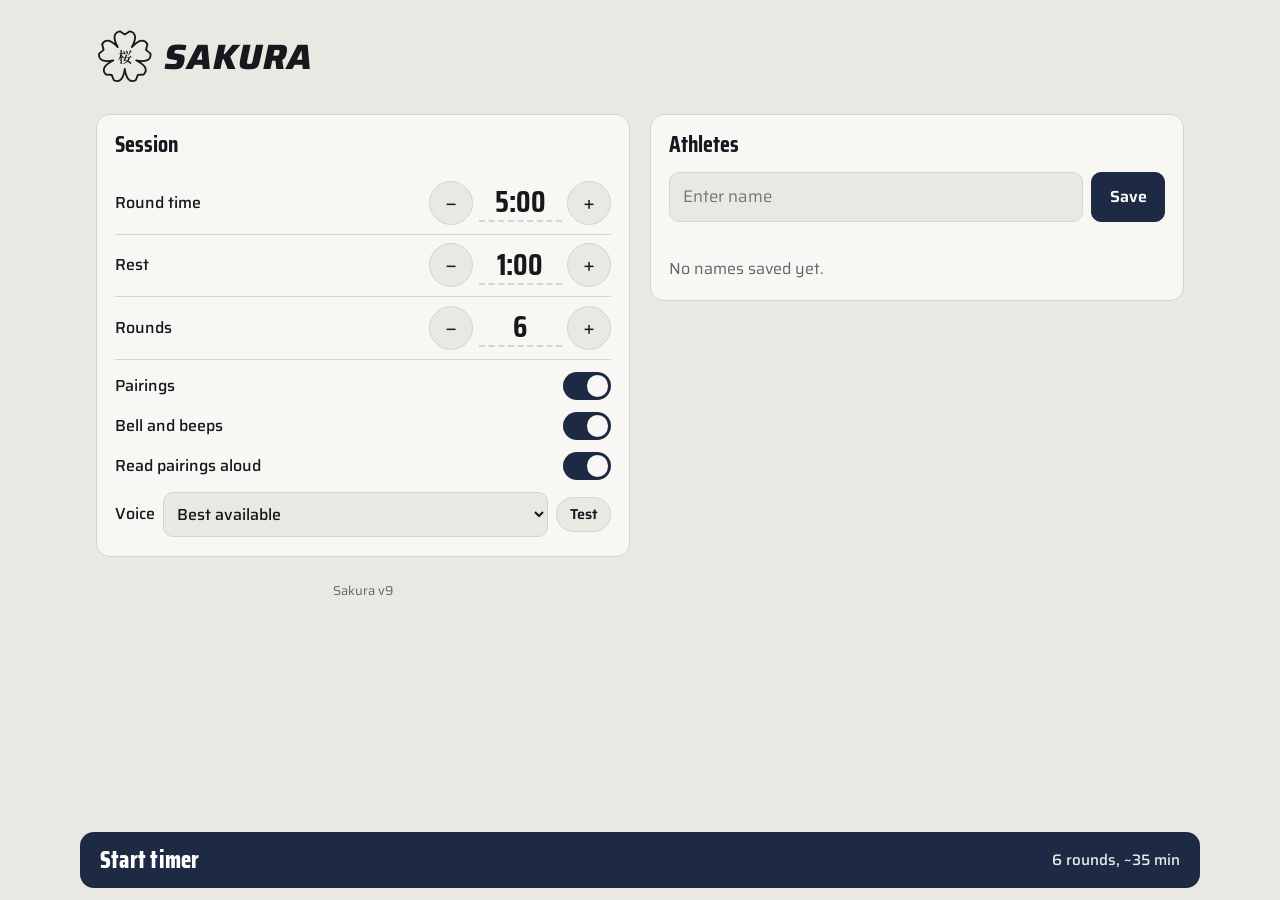
<file: index (1).html>
<!DOCTYPE html>
<html lang="en">
<head>
<meta charset="utf-8">
<meta name="viewport" content="width=device-width, initial-scale=1, viewport-fit=cover">
<meta name="theme-color" content="#1E2A44">
<link rel="icon" type="image/png" sizes="32x32" href="icons/favicon-32.png">
<link rel="apple-touch-icon" href="icons/apple-touch-icon.png">
<link rel="manifest" href="manifest.webmanifest">
<meta name="apple-mobile-web-app-capable" content="yes">
<meta name="mobile-web-app-capable" content="yes">
<meta name="apple-mobile-web-app-title" content="Sakura">
<meta name="apple-mobile-web-app-status-bar-style" content="default">
<link rel="apple-touch-startup-image" media="(device-width: 430px) and (device-height: 932px) and (-webkit-device-pixel-ratio: 3) and (orientation: portrait)" href="splash/splash-1290x2796.png">
<link rel="apple-touch-startup-image" media="(device-width: 440px) and (device-height: 956px) and (-webkit-device-pixel-ratio: 3) and (orientation: portrait)" href="splash/splash-1320x2868.png">
<link rel="apple-touch-startup-image" media="(device-width: 402px) and (device-height: 874px) and (-webkit-device-pixel-ratio: 3) and (orientation: portrait)" href="splash/splash-1206x2622.png">
<link rel="apple-touch-startup-image" media="(device-width: 393px) and (device-height: 852px) and (-webkit-device-pixel-ratio: 3) and (orientation: portrait)" href="splash/splash-1179x2556.png">
<link rel="apple-touch-startup-image" media="(device-width: 390px) and (device-height: 844px) and (-webkit-device-pixel-ratio: 3) and (orientation: portrait)" href="splash/splash-1170x2532.png">
<link rel="apple-touch-startup-image" media="(device-width: 428px) and (device-height: 926px) and (-webkit-device-pixel-ratio: 3) and (orientation: portrait)" href="splash/splash-1284x2778.png">
<link rel="apple-touch-startup-image" media="(device-width: 375px) and (device-height: 812px) and (-webkit-device-pixel-ratio: 3) and (orientation: portrait)" href="splash/splash-1125x2436.png">
<link rel="apple-touch-startup-image" media="(device-width: 414px) and (device-height: 896px) and (-webkit-device-pixel-ratio: 2) and (orientation: portrait)" href="splash/splash-828x1792.png">
<link rel="apple-touch-startup-image" media="(device-width: 414px) and (device-height: 896px) and (-webkit-device-pixel-ratio: 3) and (orientation: portrait)" href="splash/splash-1242x2688.png">
<link rel="apple-touch-startup-image" media="(device-width: 375px) and (device-height: 667px) and (-webkit-device-pixel-ratio: 2) and (orientation: portrait)" href="splash/splash-750x1334.png">
<title>Sakura</title>
<link rel="stylesheet" href="fonts/fonts.css">
<style>
:root{
  --bg:#E9E8E3;--surface:#F8F7F4;--ink:#16181D;--muted:#5F636B;--line:#D6D4CD;
  --act:#1E2A44;--act-ink:#FFFFFF;--soft:#E1E4EB;--sakura:#C9879A;--warn:#B23A3A;
  --body:Saira,"Segoe UI",Roboto,Arial,sans-serif;
  --cond:"Saira Condensed","Arial Narrow","Roboto Condensed",Arial,sans-serif;
  --jp:"Noto Sans JP","Hiragino Sans","Yu Gothic",sans-serif;
  box-sizing:border-box;
  padding-top:env(safe-area-inset-top,0px);padding-bottom:env(safe-area-inset-bottom,0px);
}
@media (prefers-color-scheme:dark){
  :root:not([data-theme="light"]){--bg:#111317;--surface:#1A1D23;--ink:#ECEBE6;--muted:#9A9EA6;--line:#2A2E36;--act:#ECEBE6;--act-ink:#111317;--soft:#252A35;--sakura:#D99AAB;--warn:#E07A7A}
}
:root[data-theme="dark"]{--bg:#111317;--surface:#1A1D23;--ink:#ECEBE6;--muted:#9A9EA6;--line:#2A2E36;--act:#ECEBE6;--act-ink:#111317;--soft:#252A35;--sakura:#D99AAB;--warn:#E07A7A}
*,*::before,*::after{box-sizing:inherit}
[hidden]{display:none!important}   /* ausgeblendet heißt immer ausgeblendet, auch bei Flex-Elementen */
html{scroll-padding-top:env(safe-area-inset-top,0px);touch-action:manipulation;-webkit-text-size-adjust:100%}
/* Kein Doppeltipp-Zoom: Schnelles Tippen auf + und − soll nur zählen, nicht vergrößern. */
button,.chip,.ctrl,.switch{touch-action:manipulation;-webkit-user-select:none;user-select:none}
body{margin:0;background:var(--bg);color:var(--ink);font-family:var(--body);font-size:1rem;line-height:1.5;-webkit-tap-highlight-color:transparent}
button{font:inherit;cursor:pointer;color:inherit}
:focus-visible{outline:3px solid var(--act);outline-offset:2px}

/* ---------- Einstellungsseite ---------- */
main{max-width:70rem;margin:0 auto;padding:1.25rem 1rem 8rem}
.brand{display:flex;align-items:center;gap:.65rem;margin:.5rem 0 1.75rem}
.brand svg{width:3.6rem;height:3.6rem;flex:none;color:var(--ink)}
.brand h1{margin:0;font-family:var(--body);font-style:italic;font-weight:800;font-size:2.2rem;line-height:1;letter-spacing:.03em}
.brand p{margin:.15rem 0 0;color:var(--muted);font-size:.95rem}
.layout{display:grid;gap:1.25rem;grid-template-columns:minmax(0,1fr)}
@media (min-width:56rem){.layout{grid-template-columns:minmax(0,1fr) minmax(0,1fr);align-items:start}}
.col{display:grid;gap:1.25rem;grid-template-columns:minmax(0,1fr)}
.card{background:var(--surface);border:1px solid var(--line);border-radius:14px;padding:1.1rem 1.1rem 1.2rem}
.card h2{margin:0 0 .9rem;font-family:var(--cond);font-weight:700;font-size:1.45rem;line-height:1.1;display:flex;align-items:baseline;justify-content:space-between;gap:1rem}
.card h2 small{font-family:var(--body);font-weight:500;font-size:.95rem;color:var(--muted)}

.step{display:flex;align-items:center;justify-content:space-between;gap:.75rem;padding:.55rem 0;border-bottom:1px solid var(--line)}
.step:last-of-type{border-bottom:0}
.step .lbl{font-weight:500}
.ctrl{display:flex;align-items:center;gap:.35rem}
.ctrl button{width:2.75rem;height:2.75rem;border-radius:50%;border:1px solid var(--line);background:var(--bg);font-size:1.4rem;line-height:1;display:grid;place-items:center}
.ctrl button:active{background:var(--soft)}
.ctrl .val{width:5.2rem;text-align:center;font-family:var(--cond);font-weight:700;font-size:1.9rem;font-variant-numeric:tabular-nums;line-height:1.1;
  color:var(--ink);background:transparent;border:0;border-bottom:2px dashed var(--line);border-radius:0;padding:.1rem 0;cursor:text}
.ctrl .val:hover{border-bottom-color:var(--muted)}
.ctrl .val:focus{outline:none;border-bottom:2px solid var(--act);background:var(--bg)}
.switch{display:flex;align-items:center;justify-content:space-between;gap:.75rem;padding-top:.75rem;font-weight:500}
.voicerow{display:flex;align-items:center;gap:.5rem;padding-top:.75rem;font-weight:500}
.voicerow label{flex:none}
.voicerow select{flex:1;min-width:0;font:inherit;font-size:1rem;color:var(--ink);background:var(--bg);border:1px solid var(--line);border-radius:10px;padding:.5rem .6rem}
.switch input{appearance:none;width:3rem;height:1.75rem;border-radius:999px;background:var(--line);position:relative;cursor:pointer;transition:background .2s;margin:0}
.switch input::after{content:"";position:absolute;top:.2rem;left:.2rem;width:1.35rem;height:1.35rem;border-radius:50%;background:var(--surface);box-shadow:0 1px 2px rgba(0,0,0,.25);transition:transform .2s}
.switch input:checked{background:var(--act)}
.switch input:checked::after{transform:translateX(1.25rem)}

.entry{display:flex;gap:.5rem}
.entry input{flex:1;min-width:0;font:inherit;font-size:1.05rem;color:var(--ink);background:var(--bg);border:1px solid var(--line);border-radius:10px;padding:.7rem .85rem}
.entry input:focus{border-color:var(--act);outline:none;box-shadow:0 0 0 3px var(--soft)}
.btn{border:0;border-radius:10px;padding:.7rem 1.1rem;font-weight:600;background:var(--bg);border:1px solid var(--line)}
.btn.primary{background:var(--act);border-color:var(--act);color:var(--act-ink)}
.msg{min-height:1.3em;margin:.4rem 0 .6rem;font-size:.92rem;color:var(--warn)}
.msg.ok{color:var(--ink)}
.rtools{display:flex;flex-wrap:wrap;align-items:center;justify-content:space-between;gap:.5rem;margin:0 0 .7rem}
.rhint{color:var(--muted);font-size:.92rem}
.rbtns{display:flex;gap:.35rem}
.mini{border:1px solid var(--line);background:var(--bg);border-radius:999px;padding:.35rem .8rem;font-weight:600;font-size:.9rem;min-height:2.2rem}
.mini[aria-pressed="true"]{background:var(--ink);color:var(--bg);border-color:var(--ink)}
.chips{list-style:none;margin:0;padding:0;display:flex;flex-wrap:wrap;gap:.45rem}
.chips li{display:flex}
.chip{display:flex;align-items:center;gap:.35rem;min-height:2.6rem;padding:0 .9rem;border-radius:999px;font-weight:500;
  border:1.5px dashed var(--line);background:transparent;color:var(--muted)}
.chip svg{width:1rem;height:1rem;flex:none}
.chip[aria-pressed="true"]{border:1.5px solid var(--act);background:var(--act);color:var(--act-ink)}
.chip.editing{border-style:solid;background:var(--bg);color:var(--ink);padding-right:.3rem}
.chip .x{display:grid;place-items:center;width:1.9rem;height:1.9rem;border-radius:50%;color:var(--warn);font-size:1.2rem;line-height:1}
.chips .none{color:var(--muted)}
.ver{margin:.25rem 0 0;text-align:center;color:var(--muted);font-size:.8rem}
.hint{margin:.9rem 0 0;font-size:.92rem;color:var(--muted)}
.hint.warn{color:var(--warn)}

.pv-head{display:flex;align-items:center;gap:.6rem;margin:.25rem 0 .4rem}
.pv-head h2{margin:0;flex:1;font-family:var(--cond);font-weight:800;font-size:2rem;line-height:1}
.rbtn{width:2.75rem;height:2.75rem;border-radius:50%;border:1px solid var(--line);background:var(--surface);display:grid;place-items:center;flex:none}
.rbtn svg{width:1.25rem;height:1.25rem}
.pill{height:2.75rem;padding:0 .95rem;border-radius:999px;border:1px solid var(--line);background:var(--surface);font-weight:600;display:flex;align-items:center;gap:.45rem}
.pill svg{width:1.1rem;height:1.1rem}
.pv-sum{margin:0 0 1rem;color:var(--muted)}
.pv-sum.warn{color:var(--warn)}
.rounds{display:grid;gap:.7rem;grid-template-columns:repeat(auto-fill,minmax(16rem,1fr))}
.round{background:var(--surface);border:1px solid var(--line);border-radius:12px;padding:.75rem 1rem}
.round h3{margin:0 0 .25rem;font-family:var(--cond);font-weight:800;font-size:1.25rem;color:var(--ink)}
.pair{display:grid;grid-template-columns:minmax(0,1fr) auto minmax(0,1fr);gap:.5rem;align-items:center;padding:.3rem 0;font-weight:500}
.pair span:last-child{text-align:right}
.pair .vs{font-size:.75rem;color:var(--muted);font-weight:500}
.pair.repeat{color:var(--warn)}
.bye{margin-top:.35rem;text-align:center;font-size:.82rem;color:var(--muted)}
.empty{color:var(--muted);margin:0}

.dock{position:fixed;left:0;right:0;bottom:0;padding:.75rem 1rem calc(env(safe-area-inset-bottom,0px) + .75rem);
  background:linear-gradient(to top,var(--bg) 70%,transparent)}
.dock button{display:flex;width:100%;max-width:70rem;margin:0 auto;justify-content:space-between;align-items:center;gap:1rem;
  border:0;border-radius:14px;padding:1rem 1.25rem;background:var(--act);color:var(--act-ink);text-align:left}
.dock button:disabled{background:var(--line);color:var(--muted);cursor:not-allowed}
.dock strong{font-family:var(--cond);font-weight:800;font-size:1.5rem;line-height:1;letter-spacing:.01em;white-space:nowrap}
.dock span{font-weight:500;font-size:.95rem;opacity:.9;text-align:right}

/* ---------- Timer ---------- */
#timer{position:fixed;inset:0;display:none;flex-direction:column;z-index:5;
  --bgc:#8EE08A;--fg:#0F2E17;--chip:rgba(0,0,0,.08);--chipb:rgba(0,0,0,.2);
  background:var(--bgc);color:var(--fg);transition:background-color .35s;
  padding:calc(env(safe-area-inset-top,0px) + .9rem) 1rem calc(env(safe-area-inset-bottom,0px) + 1.1rem)}
#timer.on{display:flex}
#timer.prep{--bgc:#1E2A44;--fg:#FFFFFF;--chip:rgba(255,255,255,.12);--chipb:rgba(255,255,255,.35)}
#timer.pause{--bgc:#D7352B;--fg:#FFFFFF;--chip:rgba(255,255,255,.16);--chipb:rgba(255,255,255,.45)}
#timer.final{--bgc:#F4C430;--fg:#2A2205}
#timer.done{--bgc:#1B1D24;--fg:#FFFFFF;--chip:rgba(255,255,255,.12);--chipb:rgba(255,255,255,.35)}
.tbar{display:flex;justify-content:space-between;align-items:center;gap:1rem}
.tbtns{display:flex;gap:.5rem}
/* Knöpfe immer über der Uhr: Die riesigen Ziffern ragen sonst unsichtbar nach oben und schlucken Tipps */
.tbar,.tctrl{position:relative;z-index:2}
.tpair .gone{text-decoration:line-through;opacity:.5}
.tpair.jump{background:transparent;border:2px dashed var(--fg)}
.tpair span.tag{grid-column:1/-1;text-align:center;font-family:var(--body);font-size:max(.8rem,.42em);font-weight:600;opacity:.8;text-align:center;margin-top:-.1em}
.sheet{position:absolute;inset:0;z-index:8;display:flex;flex-direction:column;justify-content:flex-end}
.sheet[hidden]{display:none}
.sheet-bg{position:absolute;inset:0;background:rgba(0,0,0,.45)}
.sheet-panel{position:relative;background:var(--surface);color:var(--ink);border-radius:18px 18px 0 0;max-height:82%;overflow:auto;
  padding:1.1rem 1rem calc(env(safe-area-inset-bottom,0px) + 1.2rem);width:100%;max-width:44rem;margin:0 auto;font-family:var(--body)}
.sheet-head{display:flex;justify-content:space-between;align-items:center;gap:1rem}
.sheet-head h2{margin:0;font-family:var(--cond);font-weight:800;font-size:1.6rem;display:flex;align-items:baseline;gap:.6rem}
.sheet-head small{font-family:var(--body);font-weight:500;font-size:.95rem;color:var(--muted)}
.sheet-note{margin:.35rem 0 .9rem;color:var(--muted);font-size:.92rem}
.tphase{font-family:var(--cond);font-weight:800;font-size:clamp(1.6rem,5vw,3.2rem);line-height:1;letter-spacing:.01em}
.tphase small{font-weight:600;opacity:.7}
.jp{font-family:var(--jp);font-weight:700;font-size:.8em;opacity:.6;margin-right:.45em}
.ibtn{width:3rem;height:3rem;border-radius:50%;border:1px solid var(--chipb);background:var(--chip);color:inherit;display:grid;place-items:center;flex:none}
.ibtn svg{width:1.35rem;height:1.35rem}
.ibtn:disabled{opacity:.35;cursor:default}
.clock{font-family:var(--cond);font-weight:800;font-variant-numeric:tabular-nums;letter-spacing:-.02em;
  font-size:calc(clamp(7.5rem,min(36vw,46vh),28rem) * var(--cs,1));line-height:.86;text-align:center;margin:.4rem 0 .5rem}
/* Platzstufen: Uhr (data-c) nur in Countdown und Pause kleiner, Paare (data-p) kompakter und mehrspaltig */
#timer[data-c="1"]{--cs:.72}#timer[data-c="2"]{--cs:.52}#timer[data-c="3"]{--cs:.38}
#timer[data-p="1"]{--pf:.82}#timer[data-p="2"]{--pf:.66}#timer[data-p="3"]{--pf:.52}
.tsub{text-align:center;font-family:var(--cond);font-weight:700;font-size:clamp(1.3rem,4vw,2.3rem);min-height:1.2em;margin-bottom:.7rem;opacity:.9}
.tpairs{flex:1;min-height:0;overflow:auto;display:flex;flex-direction:column}
/* Spaltenbreite in em: wächst und schrumpft mit der Schrift, damit Namen nie in die Nachbarspalte laufen */
.tpin{margin:auto 0;display:grid;grid-template-columns:repeat(auto-fit,minmax(min(10.5em,100%),1fr));gap:.3em;padding:2px 0;width:100%;
  font-family:var(--cond);font-weight:700;font-size:calc(clamp(1.45rem,3.8vw,2.4rem) * var(--pf,1));line-height:1.1}
.tpair{min-width:0;display:grid;grid-template-columns:minmax(0,1fr) auto minmax(0,1fr);align-items:center;gap:.4em;padding:.3em .55em;border-radius:12px;
  background:var(--chip)}
.tpair span{min-width:0;overflow-wrap:anywhere}
.tpair span:last-child{text-align:right}
.tpair .vs{font-size:.5em;font-weight:600;opacity:.65}
.tbye{grid-column:1/-1;text-align:center;font-family:var(--body);font-weight:600;font-size:max(.95rem,.62em);opacity:.9}
.tctrl{display:flex;justify-content:center;align-items:center;gap:1rem;margin-top:1rem}
.tctrl .ibtn{width:3.6rem;height:3.6rem;position:relative;overflow:hidden;touch-action:none;-webkit-user-select:none;user-select:none;-webkit-touch-callout:none}
.tctrl .ibtn svg{position:relative}
.tctrl .ibtn::before{content:"";position:absolute;inset:0;border-radius:50%;background:var(--fg);opacity:.28;transform:scale(0)}
.tctrl .ibtn.holding::before{transform:scale(1);transition:transform .6s linear}
.thint{position:absolute;left:50%;bottom:calc(env(safe-area-inset-bottom,0px) + 6.4rem);transform:translateX(-50%);background:var(--fg);color:var(--bgc);
  padding:.45rem .9rem;border-radius:999px;font-weight:600;font-size:.95rem;white-space:nowrap;opacity:0;pointer-events:none;transition:opacity .2s}
.thint.show{opacity:1}
.tmain{min-width:11rem;height:3.6rem;border-radius:999px;border:0;background:var(--fg);color:var(--bgc);font-family:var(--cond);font-weight:800;font-size:1.45rem;letter-spacing:.02em;padding:0 1.6rem}
.progress{height:6px;border-radius:999px;background:var(--chip);margin-top:1rem;overflow:hidden}
.progress i{display:block;height:100%;width:0;background:var(--fg);opacity:.75}
#flash{position:fixed;inset:0;background:#fff;opacity:0;pointer-events:none;z-index:10}
#flash.go1{animation:flash .7s ease-out 1}
#flash.go2{animation:flash .55s ease-out 2}
@keyframes flash{0%{opacity:.9}100%{opacity:0}}
@media (prefers-reduced-motion:reduce){#timer,.switch input,.switch input::after{transition:none}@keyframes flash{0%{opacity:.55}100%{opacity:0}}}
</style>
</head>
<body>
<main>
<div id="setupView">
  <header class="brand">
    <svg class="logo" viewBox="-110 -110 220 220" aria-hidden="true">
      <path d="M-27.0 -37.2C-42.5 -65.4 -46.8 -91.8 -18.9 -97.2L0.0 -85.0L18.9 -97.2C46.8 -91.8 42.5 -65.4 27.0 -37.2C49.1 -60.6 72.8 -72.8 86.6 -48.0L80.8 -26.3L98.3 -12.1C101.7 16.1 75.3 20.2 43.7 14.2C72.8 28.0 91.8 46.8 72.4 67.5L50.0 68.8L41.8 89.7C16.1 101.7 4.1 77.9 0.0 46.0C-4.1 77.9 -16.1 101.7 -41.8 89.7L-50.0 68.8L-72.4 67.5C-91.8 46.8 -72.8 28.0 -43.7 14.2C-75.3 20.2 -101.7 16.1 -98.3 -12.1L-80.8 -26.3L-86.6 -48.0C-72.8 -72.8 -49.1 -60.6 -27.0 -37.2Z" fill="none" stroke="currentColor" stroke-width="7" stroke-linejoin="round"/>
      <text x="0" y="19" text-anchor="middle" font-family="Noto Serif JP, Hiragino Mincho ProN, Yu Mincho, serif" font-weight="600" font-size="54" fill="currentColor">桜</text>
    </svg>
    <h1>SAKURA</h1>
  </header>

  <div class="layout">
      <section class="card" aria-labelledby="h-set">
        <h2 id="h-set">Session</h2>
        <div class="step"><span class="lbl" id="l-round">Round time</span>
          <div class="ctrl" role="group" aria-labelledby="l-round"><button data-k="round" data-d="-1" aria-label="Shorter rounds">−</button><input class="val" id="o-round" inputmode="decimal" autocomplete="off" enterkeyhint="done" aria-labelledby="l-round"><button data-k="round" data-d="1" aria-label="Longer rounds">+</button></div></div>
        <div class="step"><span class="lbl" id="l-pause">Rest</span>
          <div class="ctrl" role="group" aria-labelledby="l-pause"><button data-k="pause" data-d="-1" aria-label="Shorter rest">−</button><input class="val" id="o-pause" inputmode="decimal" autocomplete="off" enterkeyhint="done" aria-labelledby="l-pause"><button data-k="pause" data-d="1" aria-label="Longer rest">+</button></div></div>
        <div class="step"><span class="lbl" id="l-rounds">Rounds</span>
          <div class="ctrl" role="group" aria-labelledby="l-rounds"><button data-k="rounds" data-d="-1" aria-label="One round fewer">−</button><input class="val" id="o-rounds" inputmode="numeric" autocomplete="off" enterkeyhint="done" aria-labelledby="l-rounds"><button data-k="rounds" data-d="1" aria-label="One round more">+</button></div></div>
        <label class="switch">Pairings <input type="checkbox" id="pairsOn" checked></label>
        <label class="switch">Bell and beeps <input type="checkbox" id="sound" checked></label>
        <label class="switch" id="speakRow">Read pairings aloud <input type="checkbox" id="speak" checked></label>
        <div class="voicerow" id="voiceRow"><label for="voiceSel">Voice</label><select id="voiceSel"></select><button type="button" class="mini" id="voiceTest">Test</button></div>
      </section>

      <section class="card" id="athletesCard" aria-labelledby="h-ppl">
        <h2 id="h-ppl">Athletes <small id="count"></small></h2>
        <div class="entry">
          <input id="nameIn" type="text" placeholder="Enter name" autocomplete="off" enterkeyhint="done" aria-label="Enter name">
          <button class="btn primary" id="saveName">Save</button>
        </div>
        <p class="msg" id="msg" aria-live="polite"></p>
        <div class="rtools" id="rtools" hidden>
          <span class="rhint" id="rhint">Tap names to mark who’s here.</span>
          <div class="rbtns"><button class="mini" id="allHere">All</button><button class="mini" id="noneHere">None</button><button class="mini" id="editRoster" aria-pressed="false">Edit</button></div>
        </div>
        <ul class="chips" id="chips" aria-label="Athlete list"></ul>
        <div id="info"></div>
      </section>
      <p class="ver" id="appVer"></p>
  </div>
</div>

<section id="pairView" hidden aria-labelledby="h-pairs">
  <div class="pv-head">
    <button class="rbtn" id="pvBack" aria-label="Back to athletes"><svg viewBox="0 0 24 24" fill="none" stroke="currentColor" stroke-width="2.4" stroke-linecap="round" stroke-linejoin="round" aria-hidden="true"><path d="M15 5l-7 7 7 7"/></svg></button>
    <h2 id="h-pairs">Pairings</h2>
    <button class="pill" id="shuffle"><svg viewBox="0 0 24 24" fill="none" stroke="currentColor" stroke-width="2" stroke-linecap="round" stroke-linejoin="round" aria-hidden="true"><path d="M16 3h5v5M4 20L21 3M21 16v5h-5M15 15l6 6M4 4l5 5"/></svg>Reshuffle</button>
  </div>
  <p class="pv-sum" id="pvSum"></p>
  <div id="planBody"></div>
</section>
</main>

<div class="dock"><button id="start" disabled><strong id="dockLabel">Create pairings</strong><span id="total"></span></button></div>

<div id="flash" aria-hidden="true"></div>
<div id="timer" role="dialog" aria-modal="true" aria-label="Timer">
  <div class="tbar">
    <div class="tphase" id="tPhase"></div>
    <div class="tbtns">
      <button class="ibtn" id="tPeople" aria-label="Who’s here"><svg viewBox="0 0 24 24" fill="none" stroke="currentColor" stroke-width="2.2" stroke-linecap="round" stroke-linejoin="round" aria-hidden="true"><circle cx="9" cy="8" r="3.2"/><path d="M3.5 19c.6-3.2 2.9-5 5.5-5s4.9 1.8 5.5 5"/><path d="M19 8v6M16 11h6"/></svg></button>
      <button class="ibtn" id="tClose" aria-label="Back to plan"><svg viewBox="0 0 24 24" fill="none" stroke="currentColor" stroke-width="2.5" stroke-linecap="round"><path d="M6 6l12 12M18 6L6 18"/></svg></button>
    </div>
  </div>
  <div class="clock" id="tClock">0:10</div>
  <div class="tsub" id="tSub"></div>
  <div class="tpairs" id="tPairs"></div>
  <div class="thint" id="tHint" aria-live="polite"></div>
  <div class="sheet" id="sheet" hidden>
    <div class="sheet-bg" id="sheetBg"></div>
    <div class="sheet-panel" role="dialog" aria-modal="true" aria-labelledby="h-sheet">
      <div class="sheet-head"><h2 id="h-sheet">Who’s here <small id="sCount"></small></h2><button class="btn primary" id="sDone">Done</button></div>
      <p class="sheet-note">Changes apply from the next round. The timer keeps running.</p>
      <div class="entry"><input id="sNameIn" type="text" placeholder="Add a late arrival" autocomplete="off" enterkeyhint="done" aria-label="Add a late arrival"><button class="btn primary" id="sSave">Save</button></div>
      <p class="msg" id="sMsg" aria-live="polite"></p>
      <ul class="chips" id="sChips" aria-label="Athlete list"></ul>
    </div>
  </div>
  <div class="tctrl">
    <button class="ibtn" id="tPrev" aria-label="Previous phase"><svg viewBox="0 0 24 24" fill="currentColor"><path d="M6 5h2v14H6zM20 5v14L9 12z"/></svg></button>
    <button class="tmain" id="tToggle">Pause</button>
    <button class="ibtn" id="tNext" aria-label="Next phase"><svg viewBox="0 0 24 24" fill="currentColor"><path d="M16 5h2v14h-2zM4 5v14l11-7z"/></svg></button>
  </div>
  <div class="progress" aria-hidden="true"><i id="tProg"></i></div>
</div>

<script>
(function(){
const $=s=>document.querySelector(s);
const el={sound:$('#sound'),nameIn:$('#nameIn'),saveName:$('#saveName'),msg:$('#msg'),chips:$('#chips'),count:$('#count'),info:$('#info'),
  planBody:$('#planBody'),shuffle:$('#shuffle'),start:$('#start'),total:$('#total'),dockLabel:$('#dockLabel'),pvSum:$('#pvSum'),pvBack:$('#pvBack'),setupView:$('#setupView'),pairView:$('#pairView'),
  timer:$('#timer'),tPhase:$('#tPhase'),tClock:$('#tClock'),tSub:$('#tSub'),tPairs:$('#tPairs'),tToggle:$('#tToggle'),tPrev:$('#tPrev'),tNext:$('#tNext'),tClose:$('#tClose'),tProg:$('#tProg')};
const esc=s=>String(s).replace(/[&<>"]/g,c=>({'&':'&amp;','<':'&lt;','>':'&gt;','"':'&quot;'}[c]));
const fmt=sec=>Math.floor(sec/60)+':'+String(sec%60).padStart(2,'0');

/* ---------- Einstellungen + Speichern ---------- */
const LIMITS={round:{step:30,min:30,max:1800},pause:{step:15,min:0,max:600},rounds:{step:1,min:1,max:40}};
const cfg={round:300,pause:60,rounds:6,sound:true,speak:true,voice:'',pairs:true};
let roster=[];   // alle Mitglieder: {n: Name, here: anwesend?}
let people=[];   // nur die Anwesenden – daraus entstehen die Paarungen
const syncPeople=()=>{people=roster.filter(r=>r.here).map(r=>r.n)};
const KEY='sakura-v1';   // Speicher-Schlüssel, bleibt gleich (sonst gingen Namen verloren)
const APP_VERSION='v9';  // sichtbare Versionsnummer, gleich wie in sw.js
const coll=new Intl.Collator('en',{sensitivity:'base'});
let view='setup';
function save(){try{localStorage.setItem(KEY,JSON.stringify({...cfg,roster}))}catch(e){}}
(function load(){
  try{
    const d=JSON.parse(localStorage.getItem(KEY)||'null');
    if(d){['round','pause','rounds'].forEach(k=>{if(Number.isFinite(d[k]))cfg[k]=d[k]});cfg.sound=d.sound!==false;cfg.speak=d.speak!==false;cfg.voice=typeof d.voice==='string'?d.voice:'';cfg.pairs=d.pairs!==false;
      if(Array.isArray(d.roster))roster=d.roster.filter(r=>r&&r.n).map(r=>({n:String(r.n),here:r.here!==false}));
      else if(Array.isArray(d.people))roster=d.people.map(n=>({n:String(n),here:true}));   // Übernahme der alten Liste
      return}
    const o=JSON.parse(localStorage.getItem('mattenzeit-v1')||'null');   // Übernahme aus der Vorversion
    if(o){cfg.round=(+o.rMin||0)*60+(+o.rSec||0)||300;cfg.pause=(+o.pMin||0)*60+(+o.pSec||0);cfg.rounds=+o.rounds||6;cfg.sound=o.sound!==false;
      roster=(Array.isArray(o.names)?o.names:String(o.names||'').split('\n')).map(s=>String(s).trim()).filter(Boolean).map(n=>({n,here:true}))}
  }catch(e){}
})();
el.sound.checked=cfg.sound;

/* Reiner Timer: Schalter "Pairings" aus ODER weniger als zwei Leute da.
   Warum automatisch: Der Timer soll nie blockiert sein, nur weil keine Namen eingetragen sind. */
const pairMode=()=>cfg.pairs&&people.length>=2;
function renderSettings(){
  const show={round:fmt(cfg.round),pause:cfg.pause?fmt(cfg.pause):'none',rounds:String(cfg.rounds)};
  for(const k in show){const i=$('#o-'+k);if(document.activeElement!==i)i.value=show[k]}
  document.querySelectorAll('.ctrl button').forEach(b=>{const L=LIMITS[b.dataset.k],v=cfg[b.dataset.k];b.disabled=b.dataset.d<0?v<=L.min:v>=L.max});
  const total=10+cfg.rounds*cfg.round+(cfg.rounds-1)*cfg.pause;
  const mins=Math.max(1,Math.round(total/60));
  el.total.textContent=view==='pairs'?`~${mins} min`:`${cfg.rounds} ${cfg.rounds===1?'round':'rounds'}, ~${mins} min`;
  el.dockLabel.textContent=view==='pairs'?'Start session':pairMode()?'Create pairings':'Start timer';
  el.start.disabled=false;
  $('#athletesCard').hidden=!cfg.pairs;$('#pairsOn').checked=cfg.pairs;
}
document.querySelectorAll('.ctrl button').forEach(b=>b.addEventListener('click',()=>{
  const k=b.dataset.k,L=LIMITS[k];cfg[k]=Math.min(L.max,Math.max(L.min,cfg[k]+L.step*(+b.dataset.d)));
  save();renderSettings();if(k==='rounds')rebuild();else updateInfo();
}));
el.sound.addEventListener('change',()=>{cfg.sound=el.sound.checked;save()});
$('#pairsOn').addEventListener('change',e=>{cfg.pairs=e.target.checked;save();renderSettings()});
const TTS='speechSynthesis' in window&&'SpeechSynthesisUtterance' in window;
$('#speak').checked=cfg.speak;$('#speakRow').hidden=!TTS;   // Gerät ohne Sprachausgabe: Schalter ausblenden
$('#speak').addEventListener('change',()=>{cfg.speak=$('#speak').checked;save();if(!cfg.speak)hush();$('#voiceRow').hidden=!TTS||!cfg.speak});
$('#voiceRow').hidden=!TTS||!cfg.speak;

/* Werte antippen und eintippen.
   Zeit: "4:30" = 4 min 30 s. Ohne Doppelpunkt: bis 10 = Minuten, ab 11 = Sekunden
   ("5" = 5:00, "45" = 0:45, "90" = 1:30). Ungültiges wird verworfen. */
function parseTime(str){
  str=str.trim().toLowerCase();
  if(/^(none|off|-)$/.test(str))return 0;
  const m=str.match(/^(\d{1,3})\s*[:.,]\s*(\d{1,2})$/);
  if(m)return (+m[1])*60+(+m[2]);
  if(/^\d{1,4}$/.test(str)){const n=+str;return n<=10?n*60:n}
  return null;
}
function commitVal(k,inp){
  const t=inp.value.trim(),L=LIMITS[k];
  const v=k==='rounds'?(/^\d{1,3}$/.test(t)?+t:null):parseTime(t);
  if(v!==null){cfg[k]=Math.min(L.max,Math.max(L.min,v));save()}
  renderSettings();if(k==='rounds')rebuild();else updateInfo();
}
['round','pause','rounds'].forEach(k=>{
  const inp=$('#o-'+k);
  inp.addEventListener('focus',()=>{if(k==='pause'&&!cfg.pause)inp.value='';inp.select()});
  inp.addEventListener('blur',()=>commitVal(k,inp));
  inp.addEventListener('keydown',e=>{
    if(e.key==='Enter'){e.preventDefault();inp.blur()}
    else if(e.key==='Escape'){inp.value='';inp.blur()}
  });
});

/* ---------- Teilnehmer: feste Liste + Anwesenheit ----------
   Alle Mitglieder bleiben gespeichert. Vor dem Training tippt man nur an, wer da ist.
   Löschen geht nur im Bearbeiten-Modus. Warum: damit beim schnellen Antippen niemand aus Versehen verschwindet. */
let editing=false;
const CHECK='<svg viewBox="0 0 24 24" fill="none" stroke="currentColor" stroke-width="3" stroke-linecap="round" stroke-linejoin="round" aria-hidden="true"><path d="M5 12.5l4.5 4.5L19 7.5"/></svg>';
function renderPeople(){
  syncPeople();
  el.chips.innerHTML='';
  const total=roster.length,here=people.length;
  el.count.textContent=total?`${here} of ${total} here`:'';
  $('#rtools').hidden=!total;
  $('#rhint').textContent=editing?'Tap × to delete a name for good.':'Tap names to mark who’s here.';
  const eb=$('#editRoster');eb.setAttribute('aria-pressed',String(editing));eb.textContent=editing?'Done':'Edit';
  $('#allHere').disabled=$('#noneHere').disabled=editing;
  if(!total){const li=document.createElement('li');li.className='none';li.textContent='No names saved yet.';el.chips.append(li);return}
  roster.slice().sort((x,y)=>coll.compare(x.n,y.n)).forEach(r=>{
    const li=document.createElement('li'),b=document.createElement('button');b.type='button';b.className='chip';
    if(editing){
      b.classList.add('editing');b.innerHTML=`<span>${esc(r.n)}</span><span class="x" aria-hidden="true">×</span>`;
      b.setAttribute('aria-label','Delete '+r.n);
      b.addEventListener('click',()=>{roster=roster.filter(x=>x!==r);peopleChanged()});
    }else{
      b.setAttribute('aria-pressed',String(r.here));
      b.innerHTML=(r.here?CHECK:'')+`<span>${esc(r.n)}</span>`;
      b.addEventListener('click',()=>{r.here=!r.here;peopleChanged()});
    }
    li.append(b);el.chips.append(li);
  });
}
function addPerson(){
  const n=el.nameIn.value.trim();
  if(!n){el.nameIn.focus();return}
  const ex=roster.find(r=>r.n.toLowerCase()===n.toLowerCase());
  if(ex){
    if(!ex.here){ex.here=true;el.nameIn.value='';el.msg.textContent=`${ex.n} was already on the list and is now marked as here.`;el.msg.classList.add('ok');peopleChanged()}
    else{el.msg.classList.remove('ok');el.msg.textContent=`“${n}” is already on the list. Try “${n} K.” to tell them apart.`;el.nameIn.select()}
    return;
  }
  roster.push({n,here:true});el.nameIn.value='';el.msg.textContent='';el.nameIn.focus();peopleChanged();
}
function peopleChanged(){renderPeople();save();rebuild()}
$('#allHere').addEventListener('click',()=>{roster.forEach(r=>r.here=true);peopleChanged()});
$('#noneHere').addEventListener('click',()=>{roster.forEach(r=>r.here=false);peopleChanged()});
$('#editRoster').addEventListener('click',()=>{editing=!editing;el.msg.textContent='';renderPeople()});
el.saveName.addEventListener('click',addPerson);
el.nameIn.addEventListener('keydown',e=>{if(e.key==='Enter'){e.preventDefault();addPerson()}});
el.nameIn.addEventListener('input',()=>{el.msg.textContent=''});

/* Maximal mögliche Runden ohne Wiederholung: gerade n -> n-1, ungerade n -> n */
const uniqueRounds=n=>n<2?0:(n%2===0?n-1:n);
function updateInfo(){
  const n=people.length,u=uniqueRounds(n);
  if(n<2){el.info.innerHTML=roster.length>1?'<p class="hint">Fewer than two athletes here: the session runs as a timer only.</p>':'';return}
  let h=`<p class="hint">${n%2?'Odd number of athletes here: one sits out each round. ':''}Up to ${u} rounds without repeat pairings.</p>`;
  if(cfg.rounds>u)h+=`<p class="hint warn">From round ${u+1} on, pairings have to repeat. They are marked in the pairings.</p>`;
  el.info.innerHTML=h;
}

/* ---------- Paarungen (Circle Method) ----------
   Ein Platz bleibt fest, alle anderen rotieren pro Runde eine Position weiter.
   So trifft jeder jeden genau einmal pro Durchgang. Ungerade Anzahl:
   ein leerer Platz kommt dazu – wer ihm gegenübersteht, pausiert. */
function shuffleArr(a){a=a.slice();for(let i=a.length-1;i>0;i--){const j=Math.floor(Math.random()*(i+1));[a[i],a[j]]=[a[j],a[i]]}return a}
function buildSchedule(names,rounds){
  let line=shuffleArr(names);if(line.length%2)line.push(null);
  const m=line.length,per=m-1,seen=new Set(),out=[];
  for(let r=0;r<rounds;r++){
    // Nach einem kompletten Durchgang wiederholt sich derselbe Durchgang in gleicher Reihenfolge.
    // Warum: Innerhalb eines Durchgangs ist jedes Paar und jede Pause einmalig. Runde "Durchgang+1" ist damit
    // gleich Runde 1 und hat mit der letzten Runde nichts gemeinsam: kein Paar und keine Pause direkt hintereinander.
    const k=r%per;
    const rest=line.slice(1),rot=rest.slice(rest.length-k).concat(rest.slice(0,rest.length-k));
    const order=[line[0],...rot],pairs=[];let bye=null;
    for(let i=0;i<m/2;i++){const a=order[i],b=order[m-1-i];
      if(a===null||b===null){bye=a===null?b:a;continue}
      const key=[a,b].sort().join('\u0000');pairs.push({a,b,repeat:seen.has(key)});seen.add(key)}
    // Alphabetisch: innerhalb des Paars und die Paare untereinander. Warum: Man findet seinen Namen schneller.
    pairs.forEach(p=>{if(coll.compare(p.a,p.b)>0)[p.a,p.b]=[p.b,p.a]});
    pairs.sort((x,y)=>coll.compare(x.a,y.a));
    out.push({pairs,bye});
  }
  return out;
}
let schedule=[];
function rebuild(){
  updateInfo();
  if(people.length<2){schedule=[];el.planBody.innerHTML='';if(view==='pairs')setView('setup');else renderSettings();return}
  schedule=buildSchedule(people,cfg.rounds);
  const n=people.length,u=uniqueRounds(n);
  el.pvSum.textContent=`${n} athletes, ${cfg.rounds} ${cfg.rounds===1?'round':'rounds'} of ${fmt(cfg.round)}, ${cfg.pause?fmt(cfg.pause)+' rest':'no rest'}. `+
    (cfg.rounds>u?`Pairings repeat from round ${u+1} on (marked).`:'No pairing repeats.');
  el.pvSum.classList.toggle('warn',cfg.rounds>u);
  renderPlan();
  renderSettings();
}
function renderPlan(){
  el.planBody.innerHTML='<div class="rounds">'+schedule.map((r,i)=>`<div class="round"><h3>Round ${i+1}</h3>`+
    r.pairs.concat(r.extra||[]).map(p=>`<div class="pair${p.repeat?' repeat':''}"><span>${esc(p.a)}</span><span class="vs">vs</span><span>${esc(p.b)}</span></div>`).join('')+
    (r.bye&&!byeJoined(r)?`<div class="bye">Sits out: ${esc(r.bye)}</div>`:'')+'</div>').join('')+'</div>';
}
const byeJoined=r=>!!(r.bye&&(r.extra||[]).some(p=>p.a===r.bye||p.b===r.bye));

/* ---------- Neu planen während des Trainings ----------
   Kommt jemand dazu oder geht, werden nur die noch kommenden Runden neu geplant.
   Die App merkt sich, wer schon gegeneinander gerollt ist (inkl. spontaner Einstiege),
   damit sich Paarungen weiter möglichst nicht wiederholen.
   Aussetzen reihum: Wer bisher am seltensten ausgesetzt hat, ist dran. */
const pkey=(a,b)=>a<b?a+'\u0000'+b:b+'\u0000'+a;
// Mehrere komplette Planungen der restlichen Runden, die mit den wenigsten Wiederholungen gewinnt.
// Warum: Runde für Runde "gierig" zu planen kann sich in eine Ecke manövrieren, in der später Wiederholungen nötig werden.
function replanFrom(from){
  const n=schedule.length-from;if(n<=0)return;
  let best=null;
  const tries=people.length<=16?200:60;
  for(let t=0;t<tries;t++){const r=cycleFrom(from,n);if(!best||r.cost<best.cost)best=r;if(best.cost===0)break}
  best.rounds.forEach((r,k)=>{schedule[from+k]=r});
}
/* Ab dem Änderungspunkt EINEN vollständigen Durchgang bauen (jeder gegen jeden / jeder einmal Pause),
   der direkt an die letzte gelaufene Runde anschließt, und diesen Durchgang unverändert in gleicher
   Reihenfolge wiederholen. Dadurch wiederholt sich nie etwas direkt hintereinander, genau wie beim
   normalen Erstellen. "cost" zählt Paare, die schon vor dem Änderungspunkt vorkamen – die werden minimiert. */
function cycleFrom(from,total){
  // Historie der bereits gelaufenen Runden (für "repeat"-Markierung und als weiche Vermeidung)
  const hist=new Map();
  for(let i=0;i<from&&i<schedule.length;i++){const r=schedule[i];r.pairs.concat(r.extra||[]).forEach(p=>hist.set(pkey(p.a,p.b),(hist.get(pkey(p.a,p.b))||0)+1))}
  const H=(a,b)=>hist.get(pkey(a,b))||0;
  // Was lief in der letzten Runde direkt vor "from"? Der neue Durchgang darf nicht damit anfangen.
  let prevPairs=new Set(),prevBye=null;
  if(from>0&&schedule[from-1]){const r=schedule[from-1];r.pairs.concat(r.extra||[]).forEach(p=>prevPairs.add(pkey(p.a,p.b)));prevBye=r.bye||null}
  const base=buildCycle(shuffleArr(people));        // ein kompletter Durchgang mit den Anwesenden
  // Durchgang so rotieren, dass seine erste Runde nicht an die letzte gelaufene anschließt
  const L=base.length;let bestRot=0,bestClash=Infinity;
  for(let rot=0;rot<L;rot++){
    const first=base[(rot)%L];
    let clash=(first.bye&&first.bye===prevBye)?1:0;
    first.pairs.forEach(p=>{if(prevPairs.has(pkey(p.a,p.b)))clash++});
    if(clash<bestClash){bestClash=clash;bestRot=rot}
  }
  const rounds=[];let cost=bestClash;
  for(let k=0;k<total;k++){
    const r=base[(bestRot+k)%L];
    const pairs=r.pairs.map(p=>({a:p.a,b:p.b,repeat:H(p.a,p.b)>0}));
    pairs.forEach(p=>cost+=H(p.a,p.b));
    pairs.forEach(p=>{if(coll.compare(p.a,p.b)>0)[p.a,p.b]=[p.b,p.a]});
    pairs.sort((x,y)=>coll.compare(x.a,y.a));
    rounds.push({pairs,bye:r.bye});
  }
  return {rounds,cost};
}
// Ein vollständiger Durchgang (Circle Method): jeder trifft jeden einmal; bei ungerader Zahl setzt jeder einmal aus.
function buildCycle(names){
  let line=names.slice();if(line.length%2)line.push(null);
  const m=line.length,per=m-1,out=[];
  for(let r=0;r<per;r++){
    const rest=line.slice(1),rot=rest.slice(rest.length-r).concat(rest.slice(0,rest.length-r));
    const order=[line[0],...rot],pairs=[];let bye=null;
    for(let i=0;i<m/2;i++){const a=order[i],b=order[m-1-i];if(a===null||b===null){bye=a===null?b:a;continue}pairs.push({a,b})}
    out.push({pairs,bye});
  }
  return out;
}

// Paarung mit möglichst wenig Wiederholungen: mehrere zufällige Versuche, jeweils durch Tauschen verbessert.
function bestMatching(list,H){
  if(list.length<2)return [];
  let best=null,bestCost=Infinity;
  for(let t=0;t<40&&bestCost>0;t++){
    const rest=shuffleArr(list),pairs=[];
    while(rest.length){const a=rest.shift();let bi=0,bc=Infinity;
      rest.forEach((b,j)=>{const c=H(a,b);if(c<bc){bc=c;bi=j}});pairs.push([a,rest.splice(bi,1)[0]])}
    let improved=true;
    while(improved){improved=false;
      for(let i=0;i<pairs.length;i++)for(let j=i+1;j<pairs.length;j++){
        const [a,b]=pairs[i],[c,d]=pairs[j],now=H(a,b)+H(c,d);
        if(H(a,c)+H(b,d)<now){pairs[i]=[a,c];pairs[j]=[b,d];improved=true}
        else if(H(a,d)+H(b,c)<now){pairs[i]=[a,d];pairs[j]=[b,c];improved=true}
      }}
    const cost=pairs.reduce((s,[a,b])=>s+H(a,b),0);
    if(cost<bestCost){bestCost=cost;best=pairs}
  }
  return best;
}
/* Spontaner Einstieg in die laufende Runde: Neue, Partner von Gegangenen und der Aussetzende
   werden als Angebot zusammengebracht. Die laufende Runde selbst bleibt unverändert. */
function jumpIns(r){
  const R=schedule[r];if(!R)return;
  const here=new Set(people);
  const valid=R.pairs.concat(R.extra||[]).filter(p=>here.has(p.a)&&here.has(p.b));
  const busy=new Set();valid.forEach(p=>{busy.add(p.a);busy.add(p.b)});
  const keep=(R.extra||[]).filter(p=>here.has(p.a)&&here.has(p.b));
  const pool=people.filter(n=>!busy.has(n));
  if(R.bye&&pool.includes(R.bye)){pool.splice(pool.indexOf(R.bye),1);pool.push(R.bye)}   // Aussetzender zuletzt: Neue zuerst untereinander
  for(let i=0;i+1<pool.length;i+=2)keep.push({a:pool[i],b:pool[i+1],jump:true});
  R.extra=keep;
  R.alone=pool.length%2&&pool[pool.length-1]!==R.bye?pool[pool.length-1]:null;   // übrig, z. B. Partner ist gegangen
}
el.shuffle.addEventListener('click',rebuild);

/* ---------- Ansichten: Einstellungen -> Paarungen -> Timer ----------
   Warum ein eigener Paarungs-Bildschirm: Man prüft den Plan in Ruhe, bevor es losgeht.
   Die Zurück-Geste des Handys führt von den Paarungen zurück zu den Einstellungen. */
function setView(v,push){
  view=v;
  el.setupView.hidden=v!=='setup';el.pairView.hidden=v!=='pairs';
  renderSettings();window.scrollTo(0,0);
  if(push)try{history.pushState({view:v},'')}catch(e){}
}
window.addEventListener('popstate',()=>{if(view==='pairs')setView('setup')});
el.pvBack.addEventListener('click',()=>{if(history.state&&history.state.view==='pairs')history.back();else setView('setup')});

/* ---------- Audio ---------- */
let ctx=null;
const BELL_B64='//[base64]/+84PKWJASAAD5hghn86Zr17+HB5clk9oSHX0h5ZyE7M15LEsP2CQebYQB0HsD4UHlKOdN7rFizoAABh4eHh4AAAAABh4eHh4AAAAABh4eHh4/HrPSlG9Rv4KvXBOGiPSneRKUhq9+/jsByKCaHekA5A1Zx4zdjUce9HjwsmDgNMsIcmTaPEb3Jk7JpvHu72H0+7/PTaSEk1xkTuxnZCI8ZsdgQAKw8LTbD09cmTJ7HaP/+4OF7d/+zydvd6YhBDDAjIIwhOn1xZ+7gZoif0DOV2ABYWDGIKFFZ44gGqBG4gwVRNEfDCDVkEMU3yxH8e6QZ1tYJOc5/q9jPROnIegvpHysgIYvQWxiutHA4JtuYJHqNc1fDg1YtF5Yo8jbETTMxxG//PkZEsZqh0Otz0mxzjLbgAAexN5klVIDAmI4j8T6ZC44QIgCCQogYeTgYUoNHHw/7/ngyeij6ONbbCgMjehgECKiDfA0UUFvy7LZg8wYxfUvGN0nsAiBU3UvSzLNMYNuoRsJppyXsJOeYVJhZiNY8EoNtDlBIHuIIRmPd57fe/////qpmZmZmaqqqqqpmZmZmaqqqjiRIJODVk0gDpIKqEQBfNIGEiAVJcifopczKk/TTGKngrFOyDK4tgoTkjCDEIGEPQDeJsoDMG6PpCyAFjQwkIsAuI40JJsbS+rTQPA3hLZljyI9H1G26faSBBLdUiZgseGIH2ioVTsgQCaYkmEaE/E8LxyNkJ1DJRVAoOqQM1omYsJxKPSyPZXQSOMiDpcHcRVC0hF6KyQlwlI988UDEnDwRJ1gx1b6ETV5uIAVyYaaAeHk/[base64]//PkZGUfrbr+EWcPCLnTfglsw9lk67mLzdiSsMXr8u9kIVJbl0ZqeaUkqjuYGeeISFrjF2XR5IW0KM7Ifw1wzpbz5OBhQ05yOObd7neSovyhd5/[base64]/KR/ReZ5FgqJbRIw5Qi6RqFcsiafh2OSOe0uD5Ok6bk+/bYfCoYYHx4bZO0HcqhKW4EE/DJMWEYZF4ApoS3kISSkTK7xh1gCAnuZhLolk6MHOjNLlHSjiA56bi65MuedTRg+TJirPYOuxZzwDsUiGpcTgxlQpyx5BlAWTTIwPssIg4/Ryj1EEBWGmT8yTzNTZ5//PkZEsfBb0AJaw8ADUjegzLT3gAJ8Yh0qEuSlOA5EBc7lYhdjzc1cplon7moZjmW0PewTdS6GFzhn6VarJGxKhIHvDSCWqrX57n6omJCmB9lXI9RnWjtqtBEmXZ9Mj1SofQ/[base64]/lQQmVvOYBG8EspmRJWTRvjUZ11AWDh1PgLUQwHAVjSv+1makkGIADGEQxUKLmsDag0+XR1/3H//PkZEkgyftFL8xkEbcr+n5fmJgCn30ikAL0Q0xyhEtfiGaswmdaWHiKdcUkM84kgkj8TdSd3zPKCqCnnIzeXI9zyqxy1k9Ognn56gypIEdvU9jbctrbL1cRS24luk+J0fJLA7t6/dL2fytzGeFpSETfeBkxGDSCnl+WEgjkgnLE/lqWUUbt2N4z1vd3uXcdYfdz5neqRxrj5x5hjPpC/agb32LGeGHwY7EQjLr3JZSUdzGn1//////////////+Xc8LGH9/////////[base64]///ptSPoX//2TL6RMGmqeZR0Ot1KlOSkgBEQmRoETMrUCJkA91Rcz4MyWEZMiFdVaodG2bMC6yX63nlWsa1w//PkZDEk7ftnf81kASi78tMdkGgAK4lbH1zM3VXYOeXR5NCwBdpugkbKIDWgX7h9wAhg1TR9g14QdHQT16Xqovzt0XVJAwUQwSvQvQ8gRDeVivqhfEWECB779tcl66BAQcBig62FLGYXLpKO0Dn0k3UChC141HYxu3dv0gGDVjlD56q/1pIZ1J5DS77b2mQmtfu2wAAxwvg8LzuIz9K9flPf4/LOsaO7WLK0dmDLXb/bOqWVozWP/mpQ6jPlYEwwgxmcaDg3QllyUMEgJ+P/6OxDVHcyxpp7XZtSN7t/V2089rHGZ5zdiD6RXcufiD73//////////wKqdNGN////////////szmFgKTvdyzgAYsjQwCpfBgDEW3ZNtOpY1jwQHu+gblEd0puU0kHGBGDGKXyosKy36qlpjuHaPFmQQZNOyjY3sD6Mc6MUKgMfvs0pH0ncxJEeJJmSJz8rLdqawvyS0ipGTQkgS6Cio+eOFw8X/0VubEkSIkhccvU2Qj1JIewVMgHlMUmaggYGibaCDJpq9IxWZdSR08a9ZU5iYor1IpO2///zWr//+ucZXoCr96vD1XK/K+ygvpD1xYaL6GrL+oH5SkBoFdM2WhCFzO1dMKGiszZdEW7vLD0EKZ//PkZDEiZbVGoOxsASprWq7hyYAATJYAl/T7LVlQ/BtO/zeK5jbKjCVUeBl9p0Q4p099ae47My9j/s5ibaQe+sHqMtq+kocowEKMdfjYAEwcOZc/0Gwa01sjZWyQa2ZBmQtLkxfmhZ26L5r8dZfDoK6QBGKnRy0uNKaCaA1O3ydJfzMnKZY0dh7atFd2ibdbsXgJ+YbizYMYUyorBigZL6kE6YcDu+lS3VpEkbC7/FV4Dy1B0HtLgnv+2eSLs//oKGGXRpqJTUcCQxGeamjcMNalsvprtFdoXZisRoZdc//uvW+cgnV1Mgh77EWcK7PQ0sM12K/9noVpCEDJ/66JGChEp5FnRvOsRWaLNV/[base64]/GYYVLE4zMqenGwJFLBS6KuUsMYDANMpXH5C7GbJIvKK192mprARmEPDS+3sk//PkZD8e8bVG8Gts2DVLWpKAfplYuljSaEK0x2WhwI+rsy6lmcYFlVNRPk8V2/KKajikXuGVSib1sD/Ok1uieS/KX5ZdFnig6JP9JI3Pvw3GMQfRxp02sEB2ZhMBxUvlqKsL8P1Mw68Xxh9403kqhluuEWp32tujBsqaAyj1RIbkSgLFb0PgyahonTk0ch+Mzcho4b98PoHz+SuHQf/Jq7MR1rzdiUDCgI/c5KYryrjMdq15p47eWWFfv5fCYmJ8EotdUGk1ydE0M006ujCHIh/8Nlh+A5VgjLexnBzbhbdPbnypFjG4yrfQBzhuzwXlqwn0eCnlLBncsOFL9LQySSk3yUy6O5z1qXRGYqV8Kaiv0ty9KqWjq1roVMBhB+I1IrcO1JXevS6kkF6nlEvpHFqxiW9o1UYBVkFTQzQEgqP7+ve/TfuBA8/RxiGpD87F5NUjzU4m6sFQ0wxl7T3SftWAw+BCZC4MjdDRT1Gypt4y/L7Uca/f0HPoJyg/0rdZXGA0qgwHdair+r2EO91zjOUq/M0mUSo+ElpVCt2+zUumtlJmgBDPso5TymglESuVVH1m0NSCoAUDm9zlMw1dUbdZ5JI6GAVQgUEQNT3ZdQU78VKSUXYDlsmbHGJc61HD//PkRD0dGa9FQG8r9DlLXongfvT8a7CVfTXh5978Vg2M2pbR3pdRxCBoPvXJZJsPjMHp6iFdEnFVCCLtBAMZoavzkBRmBKOYltNfv3b1NK4Es3DBzUd/VKo006D6J5rkXlF98NxmTalGU5LpY9sKvQao819dz3JqrzM34SMbLBHb9B9+CJfWsXaa1av2twzfpYPz/t2lvTUrwljKCZxG5s9NuMQFL5zLtLp8Yfp72vpcr+kFFUSOP2uiaOvwfBPXVtRAx3kR/[base64]/f9o+Nxr0tNPd7+6LKcmeNLHhiKsCUspsSmxTbxvU12GIh//S2rv9qSq5OUM9uhnr//t634pbkYT/7ZqVr3b8810qDaqzfujTptIE4EjcRRtZChgyRI3TS1pF7DGc46YMZ23rdVhV+RRu6cyAJyFJtN//PkZDohWbM6oG+P2DFTWongzumqTubk2eQvHEoFRFQ5hTLP1A5W+TOoEgNuDbs7h1lTh00agxf7iMwjDwOXROnSJBGXWZmoOiOpFuKbzKHRXq+jzNLgORO60ynaRPvgziVO9J3ahxIwQgczAPDX/EDhesM61tQFStuyRz9yxZHJfK47BTvwe4O4o2sWVXBALRjVw0lhDETIZwDjA/sndNyqW/AL9RWI8vPE6UajX+rY8z7Jmf+dF8t2/31k0DBIRc51r3v9PTM/e+7SN1Rh7j/0kroLmY9dIhhYaPXCtY9Rko2a9JlKAOd+7Q/qZnf+VT35TVaQ2a1fdLRRiTVonGpkYtTDk1LT6x+g3PTb8zMcs4c7M4TcsGXxPVq//hIdx3+50UR+hrRmI3ZPO2qR6npFJQ6VgTsWojCaarYswLjKo1N2J+U1Pqyy3KqO0ssAAJ95QGE0qfybh/UOzl+cykE9UwiMc3O1ZVqYqDIQ/FuXsNagELUBqCIBMQ4qJMUSeLhNFV2+bGqiDv7lIxMCLC0CfyDF1psQ42fy6HGnPrUbzBNiXRnTvmRBkiOQAP3rKD5uGV2Q9ZujgKlHZrPW4CKV1/I81p7mIrhdpjLvPQxkxM9KN2F1myUzdnBjy9Vo//[base64]/YrHX/z3vON546tY4Y6yy1GW7FQsDiqNv7zHGU8uw/Ic+XcMcMH6q4TdFPSC0mQEF5nEqmJRxCfh3GZi008gwVVFbtVtFewa2LqDqVayW5QgRVBwBoam5iy6STrOIqT1E8gsc9D8d7IDmCziXRRqb8jSTdv6azqLOs6jpTEN2KEIA//9NRl9fVmnuFuFEZPPRV/nyfeKxKemnUfWnjtE+BKAgWfFnWAn1vwZKIM+ld5/ojHYi9kARC9cpnxVSBhmTrzNnRgG7bkUkvbi1WT//////011cwUJghieOo8Dxv//PkRGAYAas68G308TFDZnHg3ingI7Pb+F2flFl9akRov/7t6nfh40+DDTc1Z+p0wZRKpdd+9FAfipzamLMDm1qaEuqBTIDRFHAT8A2CCw8ZInz3/+dLp46Xi99JaiODqgMECIpVJN+PwpZBL65deSha/zheHYA//dpxH3lepm/fWqX7v34ZqxOjon+a1Hoo02WUWKnSSphvicMCr4f2anIy5vxhiUNYRmP4ySHsdUcYbcx5oF/tXb1x3brR1xe/OunQQxRf///9mptpgVfgwEYxH5nioP1Q6nWk83j7ZZNj+PMdQ3IUVjDCE+myCBdRV7Idxx3TyqIRzKDqatHYMgu/Epd2k6VJFE6apAaqAGRFgqAGGWlrar/1iky2oMbN/pFMLtGQS1fqICNpJv0DcmzNE0dAtfWVmzMWBD/+dlcojXeQzGBGJEwIfaTBV9a7z4ztNPRl1YKjEmfAkAphxpmLQCrhp7xs7f2lkzhfg5suir+2Jfe+mpVbRQLAcVsXcGdoJyRNhzwwhiGaG///92/91/6UwKGhYlQ7DL0ocZDl7083Dk9GIxQSP/+7e+JOPSBgBFCWcnk48LpM4UV/6Zha0LYFBijrSmTK4Yn+oVyyCdgj9OVeA1g4GJRoF6c5//PkRKYYTZk28HH08DFLZmng5qtww6X/8/lw9+goqikADnpWf/yOGCv/UmkePye10gJAR//SSuTSO/uMyQGDRB6VzPJfJpu1epY0zjlAvOebAFgiYSyoCJaARncfnpmhmeunOrwjca5zn6o8ECwA+Dd4MDAXDc4/s32Y3hQOhqR0X//0M/9C5zDTZlwzgoZDDZo2v3//6DDkxDmt48/v7nc2NF7gv2M1DEhKVjo9ndaflzIdZ9Lqaxbi0uaS/NepDtqnISzTn4mmlKLAVT4UGApChfUiV/6xQI31hdSQX8oJFUVwLIyoj/1DXECJI/qrczzL9RX5ykP/Cds5zUrtvU0AwfCQiF1x7EiYEEA4mKzWIZqCuszBCa4EygiBoQmTDTmwIrmGAHI526d+sad2LLiJFt6oe8brqqf/yQVAkwFaQ4hDQBB+48UYFFGfuJHX/k7gNCaqox//74vJFFO0jE5zC4izEEAUZ0AbyBQFUCX/924SgDSs8eNx4m+f/9HJYdkJCADCTEAujVi9DCACS3TDVJzHuE+DkT0ZnY3OwPJ29Z1APcoYhh3SBoaMUSdS8BhiXIHzNNp7ly/cuwE7/0169T3Pv3EGKb056b/RTIYQ0SkLELwMbBVGKmUcw/WR//PkZOkfWbUsUHc08i/jVmng4+vgQLqThW/eYHy+SK1X7DdLfKZ4ZBj/+Xzc/Vva5KRACVU4pT50MgpeV8IYuSyDpPLLqsxhVGGOgEmPMR+Yvv7ONMgqXvVhDXbsi//uXCVeiTfqRXc7rJ/b//cw1///7wyuR1TAKnAuEzRrzdVlvn//veGONe/3//712kftnhg0DmICocjkCVxf6S15b99YeLuGnVuet1iNS9YjnIFBCdVrIpwhgCVABhgDCzyQWtlqQM6LuguyzFGYo6aC6CCYfkHpkCTa36yLBwRml/1I6z3zE1rqGCAR/8oZdiH8L1N8GhcbSQX5InUlDcd0LsL0Qnr2gCAGdqe8LghmCYbqQI0KWLTYsyeIfJ70na2wouwkI4qu///oSGSNvCo2p0uh411Kkpv/2qIGPi6////9AOgoYJggCMKNC7RgoKzb4zRf//8Gf/wfBn///9CzgRgEECgwWUzjy3MJhsUDBENTFZNMahgysMlqpeGUow4SSZUplLMCo1NmKq4Ye0h5WlqX0TT3R27YJGw4RSgGLw5Ab5O+7EMt0fhXErjCY7VGuOpQv3DFF79fqvyGI3UXI6TCDghtIxILUYpYxVtUkrp79zO9r6T7lnKUwC9zLGVv//PkZPkhRbc9QG+Y4C9rbpYuo/HqFAsWfjOrRwxAc8/EN1rt6n6NlDoAgHRyuQAmS+Q4zqGUC5YXV6zU6ohhBSDmSyLptI8QOF5F8vupm2Z2TWr5KhMiBJmSalpLpemr/RmAY8LYXCelw///9ZkMoRUG3gOkBDVA4CHkkQQiA+DghLk4903rOfiGvMiGRU/Mu1G8UoMcViHx9azvDGn1Xr3+tf4//+Rcxxl3JO/GQIiGcAfJ0HwMx+vLSkk8n6cGd5f/5EWhutMRGSFT2AxEV0/AsEeeXbSEayXza0oJCntnu4SeTB8AoAZ/+yBmkw2HOp9VarJ2YratwKuQOAPIuMtGWZGhSM9WNCQCIvEbEkpBxC+LsruiCFSeMOJ+DoFpCOS2WFlQGW/fP7tJdAr5Q5KBuyc61UUm35/6p2Do4wf//+s+KyrUDoRrAx31YNFrOiGOP87+////////6CN0TOC5R3VUmLCkY/ExjImmCAAYbBxggNr7AIwlBFB8wwstQPI0bRIgX6QmszLSoLMfSwUyTDXo7CLy0TEDgMPOFuB20DAlbVWImryTXRNROb1W677DW7Jpyb14yb///zn59L6RvAJAWXgFChMSLYI/UHRtTeBX+qxiGHIbnanZrGap//PkZPskcbdFAmua4CjbXr5ebHHmZivMIYgwOYo4bVCdY8eFKNUBYsCQsdKDhIAVeJHRxsADa2kCbguHSbA8diBQowKdH8vcJgQVVGZcHoX0Am5lmhbrJE1pfy/Uyf8gDyP2RSqZBP//MyoA3CouDmHkhTTWboMmpH/JxIiWBnQJMlR7Emyj5BjEw/1lUjCmohpJDjIeKXFPBtuG0iuFf5ZE6Ev//gDgcmGhH7sHg41nWhAEOO5yCV8Utv//KvYpP/8rFtMRaojYbFmFhBEKGUKDoKoJySdRuonGgAtV6Sm5aA/9xqG3wcvJ4M3QEDnWbgzdnKmASUmY/iaIY1HQEmYoW0EiCEBfkgAQDFjwo8SwKvVqOmwV0UxRUBAAE+xYAQcCsRS5dWD/+kZWZBLGNi4cMQZBjWGltvdmKO6h0W85UW////uyZG0eBTKPY3EgBgahfA9K9K93bi9/KKX5K09pEm+xe+59hkb+GGgo62G2WhgIuOD4UAi0Rd4tElWABFjJCLgSCghUaKzgr9X20pWws6pbYfEta6LJRYs40UwT7nE7RbYwBWz3b1LStcTzit6SxJ/pPduf////MiRjjyEmIfx1CoSIAGViTUNN+qu40Ozsth3lA/ztSGMy2NRr//PkZP8j1bFAoGN5f6vTZpngTN9Y9QCTAMTSGXGBA2YqroaltX9TAaU708SjizKw0NRqXTD4Af+fhBufosez1ghhriFmq3czjCPV69QJPwqIAFMgVXbTMAbZg+xBl1uouGZ71/qtKJBUD6BTImyluQ8rtcsFqQ8tVzImSygDXoBbiJjvPnnHWVyDFknTUnzI0Js2KiR1MlQsSIMWCHjyH5BZsOkEFwORQshOFZ1OkmaqNntqX/RQt5RBxmRkS4fx0xXsBC3PMGbXtds09/7XEZm6ysVTkysKvQtDI0mYyRKyLBpMiYA/Uppp6dwp4/NvQIyMVcqGXEW+BjSiLOk3dVFYJU/pAqHFpSyI5PmSgdBBZQIqqQ1WWi+6JsUdlRRSA0Eq9bjb5lkhNC1sZSJIix1XSmkbdxTeBJQ12L3O/8APJdu3V1xJyy1BlfMg0po05r64UkmvQwplElwsCiEExCFQd+HdW/jr8RYGCBhoMc9NCyqX7QA5cnocdtllmAm2aq6z0J7MjeZm0Qb+X1GNuKpynMNLaQ85u+FIlqGNQ29t+97zxKTf////7sUX//41X/gp53QUsWmm8lcjVBERhqN1a/P+7L5IzbuX//4Q0/0lusCUbg6TNLayymX54wLA//PkZPwf9a1A8GN4frVbWoHg1utxo9O82JxB//lWwnKWOb2stBWG18QTBa+pFTTb9sQlj8Xbkj+Xih5volL21ryhmzJsspc37mxm7Zy33PB6yqbA/sMB54Z4TTswBCcO/z/3z//PVWtKJkuCrRkz1ZrL8sdLQc5rEg00RRH3Eb3WvghFqWGAgSoD3R94xgAaHijqXhSgYs4zQniavGnbcSJQHnDScTustbYcBS4iJj8O4ylF4E1YDheJMUDdDupv9F/RZNMySD9w0YMQANDElU1oBxzM3ZRkyXooJEycNh1uwrUQOHJH0UjMRMLY2kxBTUWj/t43q1Tl6CMQu8Oq/sDrTUTDUKJPpPI3I4gozDVM0CDD9iECmKkeaFALgN+2iITdWU0k1EUnWbKpM/dlk7Wu8+mZUYAiBjANCQNYGmCl7VU6GgNDVymht///2qK/v33hVNcQLUpMfn4zwBggAIYWy1zXmKbjVArOhQwWMNmhmknP/m9S6AG6hQHGP2KeAtoBBBel8KSXbl7J2UQ8tprkJh5ojE1aV/w4xJdkWaQpuloyRMVBwtOFSZnOhgSgUHsIa4mRCrV1dTP3y/////3Gk3///QxcKgMXsbtDT8EVtkzzv2zFwnil//8lpL/f//PkZO4g/a86UGOafyxzUoXgpump5/3KSHOfAuLeLvfJ324tWjNFJ920CxYtF743CHOm58oscrHNSNTAjjETqO8pkEHCVSgTY2hkSSTGeBAqAsEJlkqimUEs1JwtGlmaofYFAIF4wjp8wNEjI3Ljf/YOgEEAbGPn5HViLhawyrWn6f2jrdxrc7vXcNK3AEePuQFI87Lu6yuUMUjeNSmjVuV2tuZLHegN7GJoEn+ScTDagANaCwAe+arWin///WeE2okgN0lhCIFkxeOpOP5E2+tNBvW/PEaW1GJ4urRmZBRNEI/cphi1N0U4+yqSRoiFUOAJ1lFBwAQAB40JgsACOQjAAtuFgRAQwiwGgAATAUFRIPSUCUQzFIkgdjREB5CAIwAZEAgkClKFADQlmBAPlpzAADC2YsCAhAJC5dtyllKqZKAQFjg1EEwwCBlH8uQNApFFGkrjAAAVOI21VgH/QIeOQwOXPqSgHDReYwECExDXE0oDEZEgGgUCANHAALaoOpUFqUSS9SdpgSACtjM0M0e0SL/0L8UawQOADU4HQHzD8DRNlMeowlwHAcBQDgAkrbsVWDEQAQlDwHYIW9dFAg05kJIBi9BeWDAgBl+Ew2IgkbLBIFKLBgXIB2YjngQj//PkZP8qda8uoHfc4K2jPn3g1umoAEJUJLMmV0dL8pWS+9F////BqDdH6p6P/uvo8jbKPu8jYYTGpksbJJopNo1pr6wbwf/zrQMGa2f/4Meamxm2tYTjV3YcJkaymD3J6rcJAeJCJ/JPKPgx//TRy7QW539PE80ZnY7eblD0Vnoae1tMIo+skrvQYM0RSMbH2Ku6/PjC/5SqW9asf/3INMASI/7Tfy5lA8YjkojP///////lSkIIQzChApk+y/4/L5bz//dK3CD9////6tVI6r0xk5O3txoPXTHrFrGpOTMJgOzdl+UFSWluSeFwHHJgVDRoFZ49CIwwDgGTQc5Cw4d7L1V///0kSTKghONMgh0tS8V/zpEC1/46i4fzhOYLqhgP+ghhdMOMphh37bRwRDFocbcJxAqFM4fLsJ/[base64]//PkZL8mvbUuoGu6fzPDWm3g3yuouKM6N0kVKHDHshcltrWh1EB/Wiv6p9BAHAwEAJSQXGigscUnHUnyCjgFmxaJtKXKt6TjV/////uCQD6BFL7vs9ezCmYSo2/w6BF3jys5orbhSd5KG/7pvLcWfZ1dl9N3+zlWQQW7L2SuzKoxY3VokXSgPRd1Lb4lAH/+Urtdym9YujffipKX/dm7GXddyHojTwM1lDKZewAjIGkUm4r7VH9aAyGA2ZLfizxv5NNxnN4WqjdxCuD6kpbLrXY+/DlXMabL8//m9c5X1FhAEGajwtMrUZc2zBaTPnO/2rWlV/v/+djOkZ2zwVBJkYMHA5wBhkplI5TS8eqX1azYXIdma5qVUMvfao1dgLURkXvwoMgq7mwEoMAgBh0w4kkkkn3/11r9lzAR6ajkgsAxUEaRGDYZemiXDUxe/6iCC1E8aVkRU9yOIm8wD9Urxo5QzJY1KY0sAbBMTmhYckmOFkMwqGMMOky3U7BCWFQQKKlwSzzO3RCooGIvDGQwpGAYNpwOgWQTVMBwCU1BgIFABGAwCkQRMgfQFA6YFA4ntQTJfgu6AgWMFVSPmBAAQQvmCAO2EKgRlQCBawC4VxuAkigB/0ASxyycKyQeaCSg//PkZIUoMbUooGu8di6DVm6A3ingRwjPxpKzCgGAADUECobnUtnMQIN+WqEg+Cg6rG36dIAAqOEm8updlDPy7CHcUDhkUDnYz2YeEwGMIKDCxnKo1HWuMzLSQcTChozfQWKAAu8q1tpaqo9DUmqAUSgIcpGFABTQJQSCI2ZyGsTL7QVAN3C1y5A1////+DAqDkCV5HCDv+DZhyHWtNZlowDDEQTWJPNkbu6jJMopR/KaJo6cz80VDQf+8YKVtnYDbvLIZ18C3O46KgBGgtZ57wXwWAAP/9xadguns41EOEES+3HHZhVSpLpdx9IHqt7IajujMGEELSLuDxWY+5MJo4yo5halVHjvV2ULLHXAaz10z1r6WrS8/8tf//z//lVuTtGJxIsYIIHChDO4P///n////8/XdxGKNyQUMNfD3isIOVXOTFuVpJJ6fKSzlp1fx6/Lh0MofCmnhird3mSFWQoOBnFIKVyBEKpT////Sc4XhjwDgg6XzcqW8lBblv/PGBFjpRRUYlRXLBFlGAz72VwLT0znQ6z1DoMmAQgEjW7in1iLxTQZ468BFzgUAoKAlFJYpgMAZgWAREFBmfBhvIBg0N5bVMN44mFADcRqrqFuggC2RAwBxYBqVI+5dU2R//PkZFQkIbUooHc18DCTVmXg3ingNMCgHMCCOF+8MEgJDAFKwATBUaRX984NXSXpTMZB/+whE770ErQTwbuBiDMPQSMAAMFgdZyIQJRVaYoigrJpImYtFFBs7ZExgCAUHegGbWgcqFITlImC5wnNCfkwdhwdIkuTNUN0LE4J6pMpg5Zy10UwGtqWu5Lk3W5L7Fa1Akm1XlmGaAYSZ4LEoA4AjklwsELOf/GKLaXwIAMhc6apIHi6K1Bs0AUTw+45qRNEGNaT8WaDAMfMVnuiiXR8kCEKj7SlkmXeYCKiTo1FNg6AP/+b49E7Eu1kz1+w3SPvUX7GJV9ispnR4Olf6hzMInQE5tcfO9V7evOHD1I8zaxe5he3rOOLBmPeAKjmIyOBr1JSv/TxS7f///8s/7ZmX0GQsx6pMbBUOayXEfVb/f3//jlzeV/n417kipIJMCDgKgnxJphQIHAMoqU13VyfhbcYxI8pvKkjUFSyPw/9VPUonH26NeSmA2XAFvYmBPJnHr/+ySDv/k0IgAUNHMesqHvx+LpR/rLq3LhOoKNjHrMk1TAP/daVPhcsYdgtKMoo7FaIxFNl2ohUjkgfB/HthulaWBQTMLR7MfAGAwANo9Mb5hnDszRTs3Iodkke//PkRDscJa00oKx0ATm7VmFBWOAAuuH6OhgsGBgsWAGpgwSApER8qeK3GyXYnS3aW/e/7lLe+7TOHSGCwqhg7qdzcPupPdh6f+gjX/l/3f+9SRNnambEjAAFisVDikTExx0AXzvRSKSTOxORGU2eYZU9SjrSylx2n6t6Nvw6AwARYHwSGKlfy9cvf///////3FbYvTN9f//5+EZxuxoOAqVY9/L////dM8+Gv////y1Vyrd3l//+cdo+zJgH/vVaCJJY++4Z5wHsZxLH/YyteLRCTS6AVboo3sjaszMwmPzPZ7OXC4wcDiICMxft+KKgoH+vrBSSJxaSPF/xmgoRC8zuAfAAeBwcZ5F3meGliUmit2lv0X/QUP0VFQI/gEEmJVaYoBCfkk62OTYO9T7uP93WXf//ovjbM2BoNGGA8Y+MBuNIGRAcowhBGY3R/AUZl0rl/O36WXPLT9rU3wGQgNPlrM24MCGLjCAQSn2zf/o////////6BHl+/ZtR///hqGcLZAAVgIAw/u+///rcyxWjz7////+pVcl3b2v//+S36EiWc4g7pAEBEgC4AASGhaP18sbMp3RjqWfIY9OVAZGghItxERhBRvGZAIAZkYZkOIAANeqLAgIg44gd9ezE//PkZD4jJf1Lj81oADBr+q8fj5gAQiDQmZdaVoNKSfxa+dWpSFhFM38MRktBSaiI4MIGWNFJCmt6/ykBWx//N4LDAcqUzUvrfARqEgBEwx/zahhGOMCQY7h7jtLBg9Gdt9MT//mwJABAJxbWf/2GB2QNqId7RSd3A4GFCRhEhTUAJEINoN4ZY7fzheacx//s37/w9UIAtfn88w41WMw4dRmKsPeJp69L96/Xcqt/wa0D////9fjOTv/KWKWOV7d7/z/PvYMg5rkCTcCSyksY9mJnfKK3/////////////wFnY///////////43G5iQWOAATExV7sqggAO6NIhocnZ///zDkyNjhjC+lJMSscZKwveBncG8B2iLhsw0wb0ACgHFgF6HsuiMQGwHjpDBCVA74XhaoNZTL5kGdB7x43ViApJolrAAEOWLGKIMuQdZwBcwsRb6wvEbBpl0nxSBVMSujzMMuAT0ikrc6E1CvGL7uQwGgg40XOT5E3qSJgzBu8q/1GziDTbzY0L7rIgMcedndad0Vj0+QAu81/6aX03U0nLLWmjpp6v//7dD//5+aIFxmZmXRVSxpqRxtpkAopGNQYFKqNFk3IGyjLDYtnhgt7VAV5QUAlIUqjTIVsM2AK//PkZC4kUflpf8xkASjb8wMfi6ACXuOKBve1cFENeYkHARiAE9jIDiUDMCEh43GSQgaDBwwBAAKaSclLdoZEELdLrutAGBwnwv0om7LOFnjyvZVDcpuFEC3I27L+XZTJTWmIr5VTRGIVTPLSEj8NxSVXwOSDnZVGlEvkkSdowTwCitVaTSd/unJByZ+3OW93KSvDJQVQ8vO4tKOTVG9bvLUnanPiMQk87Tq3gR2GpdG5y1LoxM8lr6iEqv3d7fOzU/Bb/OZNy+xRW/ur6Tgp6f/uSp5aG/clVHR0Muav//d+IWcL/3f+5S5K6iy431+9//////////71QM0m/f///////////477odmZaGiUtWNVZVt0UUgbblllsb2amFGYAmkciiAZAg8BQkAavSUssl2z5YKSCyUHCWqBBScOLMC4W1omiyssgBoTRieNkTR3JkzUKIQ2bl0nakWXXq9BY/nv6RZOVHJwmhjRGxeMycXuLPFGWe/v881kx0CkC0boubmmcJ4mR3nCfJsvLVuyb23rSQ7NLTK/We9A0MvzqZfPpmbf//Zzj///pyBMigI7y3/YrjDzKMYWMIlDcVy1FpAa6YSnTRmXu8vBs7RUB7EXELqmNC4ldJvNSbq/UvZr//PkZDMiQa9C8OxsACuTXqKhz5AABqpkikwdkoGWdTMdF20Mk6IHaCmCKRos6M8CgCsdPpOWPNtLnij8bhTY4zeYA5ty7dXe15G6FGKcBjocTCiK7cHjav/0Kx5QwASAk2E4F2kQw2f03i/okHUEqgNHZ5jKUI8JDAXUSgAwAJIDQE3ISHl4LCrrYIqeV01mF22cP1BChToLHcaQMIeUIBxkIUAMlyTSB8xQPUebtQ/T2qWlp6T733///////gl9p9kcytZOodHjEQdmkRaxDrku9Lv//jLkvrPf///9gxZMwpijZAbpvHQM6g6RTUDNeZzT3glTRYf/TnDxvfs+QEF62RBAn1Pl//fbHCHBi4bBqVmPJufM0SgZkFPFwpsiySRGgkQPkgqC00DNv7plkooqOEkakWC9AZonTWTBa7OmzP60MwKJRGNC10BvhniqiTBUl8cZsQYmCiLOIkddNY+TpgOawzxESLB6QZeJMjQB4AVMVoT47TFIfJFBco4BWw4Vvb/+9khmhPIhU1W4pVSX//rJgrEEHpRm5ftOk2O01aqTNj/qWpVbjVDjNxlZw8I8kpkkqUi8juXIGi7IFzPc5UBQVFApMTjwK8TLoK64sQiNmOP8zphsCPPALqOV//PkRD0dKatE8Gd0jjfTVo3g0+nhfdNL4gMQdMpqs2WEkUleGa1yu/FHO0fy+BaamlkZl0GvEYnKBCAiA5TXnTaB/0MDLqfeMwBAcbaxA1NKo1T0tI81M5QGETRaoVAU1lVXSavTSyFRmIrBO9BTi7qNilE25UgcabbG4DnsDcMKA8FgYyABaGO0nzxyXS7y8f/HILXzpNnS0XZNk0BoRA5ZOnDpePFvy4OWTxePfkYThiOoNVEWUQMbw5ruo1FrJO6kj91KONT1N9XO4lsySW2IahqF3nchpdcUbA1qOQM60ARgGECbu6sWft/o1FX+ldE/L7NeZ7GpfKXkcq/AbOhBhB0NULzNNceUuDNa5Xhy/O3/l8svXadyZdK3SMGwDmiIDOn6gW5/0MDNelcZlErp3Il1+VRqnvStoNC+gNNnkiA4E8joy+MX4DPE3Xb43VUXFGq5uPFmb1OaPlNIGiwmkYgCmBqvYAwMOkHGThw+Xi9y6e/Ioe+dL5mVESGGIlwMFnWKRueLZ56lIEXP/5GIlFSQ9GxSSIcklI8lhYlqbgAzNZd2OkqsJY4Us4nyH4AewYrmSFaBHrYYhc6kFNMFTwvJ3Y5BLzwQ70B9cRpGLSLrlNmZdctQYqorowSj//PkRD8cTas+8EH8NrlTVn1A3injQUpXEd2vUePlireimMnt5fVs6j0jtZO8maYfHg8uEynud2rZ1+4jf+pHNWZBa//z1afxhLWDGI/O2TEIDbHH+f61uPwNAdjF5McbtqkiEDPa7b5O08LShIDMpZyEApG8wuihUMLWtW/5/P//////9r0HZOXl/7x3ty38c9DmLDBHG/lk5blX//UW6tFvIlZ///9Wpq1OS6zGX5js1hlhXbCzYQ+B/5z7LaXKheO7QiMFWrB8saK3ZAK27TIbZqpsqKQIhUcfepeAErAyGcGSTb3vY/0O0bTGMZtmbZ7lPNO1k9SaCnwBQm/gatEOv84yQvJyZopzlHR5bmccpuHMuw8rwytVImRKqYet8404FFuM9+g3Io7+Xf/W/z8dBTB0M9fBMTJoy4UZ58ljcOtxbhEIan24UEZjr/OVGaipmbBVJQhmjOi+C+AMgaCtcLhBGzq1//FxEskLjSzpqmswIHDBoGJHE0bpJDLDpLWoixfICfTb8niKlUgpESHFMxGVLhopAmRExbBlk4Q/daajlBDN7KrfJAlJJxqaMrBQikk8aZ9L17SCRvxIV3kAAOYAKQILgCMRh1OPs7q2Zhv26w7nANNz5IldHxHS//PkZEIaca9A8G+U1CnbVoqApumogKbahGH1jcbjUDw1SSl+bku/4bo//+biS4xSBElFvIJcldz8N0nccHjdegb+/rfP//+pG5xd48aTprMGhOzSLWcfkriSSS0dFnbkk67t2MvBHoewekYBr/xGUNkTQA0+QZIWFB/6T/WK+W4gM3zEvGI6RIAFFpVIk1Gj9ETim/1sdNVmJPF43OnjyjxsL0tGLKB6AA6kXLx48tyeK1zOQQumqSJSLBFCmmUo1QmpCzJgmYJTApss3GZIiMqibXrYoDMgx8O5BTrZlVv6T91G5OgmMACOMkZVQyuERmYpKTPPUdorkj7///1s5lMQxEzPDKTJQxpr7WMv1LdSeZqWrF+Yl1LYpquedIOhEDRiHaCYAeLAKskQNW/k2f+omD0vv9i6x0yENK9pTLaX0w8yT/VsiTa6vrLBJB6AP/30L+qq0sglt++MApQJzdd9FAlYoU3r/0SRKZrUZA2CEvSiKZ7aBrAEBbQWLYtKb+2pczSBNs8a8wV2opO6h6DGemPT504PC2GP840sk7WYF5x623xuRSQSf7sv5QxRk4AfwSEtzZi/zPHsr0m+RiGMmySPcekH/r7tnB2kHjBqkOwJlZi6ntn6X8ZdBMos//PkZJIbYas68G+U1CuDWoKAZqj8p0ymYgmAfm4afuHq0ttMpL9q+ddl6AQELYBgwUyEXb7t+J1IVYWmkV+YoyGghAAMLxRi6y1G7fRFWpL8xn0x9JsiYoMtpiRd6weTIJmffRGdGYbgMN192P5iq3i6evHTVLEG6iBiLF4xK5VlUleUP1q0oq0Vi/nhvC7HAqTKSEK5jnrm/5zCWY6nM+fvPu8pQISokhX1HPsYdvbxi9/LeOprP/3+8I3BChRhERodAEAw1hS4/NE1J0Y08kdNEC7QJwxNDUc0JCiWIcQUcoZsBL8AYqTZ5V/lot/k8eUOUj9BKdJQRmUuav86OgZU2P/6kUk/6zIraExBTUUzLjEwMKqqqqqqqqqqFgA//m2VSuN1r0pyEBJRnKMO1ZfiB5yW0WDeRGt3bYlGzC2xebBUkibhWXgwj0AvPEeP888DxDn1o9SBSHE1ODX8a1Up4s/mGvgiT/JI7ll8lin7epxjCisWJ1H0hZE5ajFV5e8g13/1l74yb/1b+Su47Y4CGRhB0DcECia7dqbLuFSLOvK1+3/z1YiUDw/Gc597B0IaVeT5n2sgG2RCotxmhf6SX1JOdD1X+vMBEwDnw9mrqJQkPyJDqQ/6aZQJd/1m//PkRMMYpa048Gt0jjJDWnKA5ulwJPOEKAB//LUJTL33mJLuug4JAOQWICjUN0MZisZmX8kNEra8oNAAWAJjEylbCSjhqM5SFfuUilNBah+5Pz3L1ymkjZRYKk4red4Hmfxp3///SuN//TX/+9fuP6zgw5cByk3VTt/pI3sn/6a4xP/v+2WTf//9N8RRNMGTT5UJNdIFwL1NduvxNvvLGmPbjZjVOzOXyzLCvOsMJgpmNRyEXgMuiBSyQMllraroo/MhGBosmjb7rmRRDIhdS/6hXSoga/1F9NBNmPfUW8jVTEFNRTMuMTAwVVVVVVVVVVVVVTwP/78M0D7TdJXjwJFSNGo8z2BEZ7TiU0yzFmrNVGGY0cGNWMJykxQA2ZRWKPPdfCLs5jkVY5XksKpHZovjVB5ihIh6rcqMPm4T/PM8by36S5EKSkpv/6W992lumDQyLFZbKwClI6AVe3ohSfJV0fdp/p////41RqKqJGE06Yu1o0Ji9LkQdGqGgkskd1scMVKSRfDcZlFeSZS1ySwZTz1L+uKbAbpOBqwIuIlzhz//IeS5dGcP/czjqAgFA0AwdJe0kX9ZEBDTF/8snC8XK3+siorAH/7tshhh3pe/NC+xAMimkzHI1Gc4y/lP//PkROwaRasyoHMU8DlbWl3g7utwE1K0Bl5HSIRkgAhRcwPkUz+CkAAE+rNGbsxZtR0T6xtHh9E+X7cmi+gjUGIfmDBpG+YBPyzJUSpozRuRGI3GFFI1GKL///UWg+NP2WsNFvAEeF6FFHLZgWog99H4+hR4+hjfxuM//0Xxhy30AISYwqHrtZiYGYcBvzGYz8GI7uPakUIpMH+zh1xYdlUlf7GuOjA0RsjetVIUBgDWGA04AtKIqWizlj/4XcQhaFyFr8vy+KEAGKonA/5/zg3Q0g4e/zE2Lx48fLXzg26lQ/6eD8uQVEaaB1VQEM5QSDX3hkKHcEAYW9REV5OwEoEn8YJgKMAC/wwBQWGEyw2U0hGUwqCYFAmziXxV2q0alcGF25ar7kmL7RWo/UGCEDzAUqj5EB1IwM19raIiqLX2yNYZy9Sknmg7//3AfLVKpsKgiYRoqYZgCw9LxIsCBGjS70D0/t0GQJ/0VEuXLhf/2UXXyXeksLAuZPHkdQ7UBAFMAQEUbibiySPQ9Ue9W2HYYm7MzDTWmlxx4Gl22SjnS8JMXSdEaGHQDJIcuO4vHD6kf/HyAYRLQuYGDhiL3mJBljVBoOAAbpmbLj8W/WH8D1TQl/6i8R5dKcslr1jd//PkZP8gebUoUHc08DHLVl3g52vEHcfqJ1xECP/6SpT0OH72CAaoO/NLJnha8/NialcWcXnuxOs9GQIYAfxADl3urHqTtF1f8Xlq2KWM1Xqo+9uU7gGBZesdWKK83aujoBavrDGzz///y7Z9+ZcYMGQGYZVAKwMMI9yez//////+v+vSfBCp4aGANMUgfO6y8EhyZXBjqzNmalcOuxOwLF4tJ5uV3r1q/bh3OOjwKt2ghTtBwIXgACDA1WRAvzy0f/Mi8f6t6Sai8K1AxAASKFZl1t6hjgoCy6l/26Za+Yk6Y/4zPwqpOPzl6e4ALUwgAlv5M4USAw84KVQMmtJ1TKSTlLVPmOgQYMgaZeK+dNgiYbAQRAWkgl0weXtLf9RpHJSloKhroo3Jo0Mof9lAVCcwYVg9VEIICpZ6sawyFyqilVBLZIzBDWM///7vwLDkApIqcGNhRgpogKE5fdnAVDEOAaBk+vo32GAIo4McqNKLQf/3If9Tst4y8wFAOjDDCYNZ4pEwfAAg4GoWAtT6uRaW9rRONxuUUkvxlcrp4/TUcEyAwAQJAcBQyiLIAU0gHKAA0FEBOH86e/86DULCwQwsKIdzyjE1TKgg4DI4SI4gtRtNvWG6FwEsW/1ajqMx//PkZP8gea0mUHfV4jKi/lFA52uob4uz2FCwP/71+zy1L/8dCCMWNHYglqDk0k7cvfF6X6Jn6qhj+OGwBIzNmit8MSXdO3SmljzLhvOm/bj3+0kGPwF+aCqeWuazevXLg0EWzyWk+i////u6vx6MrEHHgGIpQVksZVAozr////////7V+6xGKoYoHFhUj0JVjFwBXyAoEtnd2Ja+XS5ojN35beWVtwzEspLlaoFhygKUxn0Ze7oGZToBowHASA4gUzOnlmH/rDEZCy2tXWykS6HyA3GPgxrXX5wTeDYonCW+sHHaamP+jp4Q/8Oxio0hp5gUPJEO8jYXosAITBGnol00sZAJbqlyWTflvlnJoGGYMGZ1QHVotGEAEgIBlNYCVGmC8icaR6EgHAlJmQr5a4nq98MNbUAAoXhaPjuUOBISR4Al8tUcqC3KkOo4mEv3///+Gb8adIsqYJhEZKQELKECQPMDwBRLAARulD3Yz74mBIA///qNX/q3YkuqVCIEzA0NDCNuz/s2gMQxgwMsXYoy6AYnL30dqAxpOSwI/WL6xls7uz0EtpAwVFJ2XQdplyNgGU0QCiJFbjwdnvHP/uA0Ag8EOkIQ575Dgs6AwJAxiXv+dD8ifKJPfrMUjVR9//PkZPsgZbMkUHc18DFK/lFI3yscEyLXx8ki1RiUAL/+m1Xv/e11nqMVvWEsaZDtPutGI47thz+R1Mw0VBDeUSB35l0ai2UOuPGI+/tPhZxzz1GmYM9MeY88CAWwOLKrM/HguAHE1Vx5////vl+SQtKwwerILYg6rstKga/3/u3P//1/Pwlcw/ZfxG8xIPDN7ZPRUUFFQxEIlKmvOVN4zVWHGeKSpakvwqco6aK1IxZQ6kwljjYVzJkgYXa4Cj1C9xATQ685p/zIBgCIU3X75gO4CQSHPR/6hGIZk1NfgiRdiapMQ/UtqXInE5rKCWhCwJo8HOt18YrF0Zk/BIAJWNrT+hAAsADQBBcKBgCAeIgSDBATAMQUIQwBgM0JCYsTcZ4ZtfqMidZdAMAmVP9Su1F38Z2hgFwxMZNqNxRKBQEl6m2pn5sw7YoI2IwDcH//93IjEG3R2KoKjAdGIt/GiAqGCQfGAoFQkgAciDaArd6yp2YGAR///67rOHJtwEAajgNDsxsEw0ZTMFDMYFAkCgmTpZbYo4RDuU2JA916pZOy93nF5QQ7FZIKAeHBi415bQWAcDM5wVcECFwonWmWHo/sYgCARGpDwChJ//cTcAYFFwP/46goWZX+aOalsyf8//PkZPwgAbUiUHu0jjHTKlHg52vEjy1zBwWKP/dn8ae1KZLQGABEh85i0OWmlWZ6msvq1irL2Qy2oYAB5hmVmiA2sB2WOjT0LLnamIwqpA1i593dx9oKXiZAgJ4EHvg/MupbUymGmbMZ19f//v/5n8KdwwGLzNAQBAC1MtEbzLf733///13VWcycJg7qhcETBQ/zl8dwEQxgcCZZB1bczaq2p1umscbM1Xv85a1quIwVIgVbA7tQdAMDAC5ABAYjAaZMHC2p9P9zIG5wwalK/pCkQwo7/+TI2EFf9A19Z+QqTEFNRTMuMTAwqqqqqqqqqqqqqqqq/6epXvUcipfVSFC2L7NxdDOAFAZBEqOCXDjrTXAZc7Kh5gYEBjK6RqYDgQAadEjkC0HEiUlgiIsv3jCH8addjj5rwCoGhe1DkEAkAq2n+yfxrI4AL57cNNF7+f/758Jp3AGgCDAUM3yNFtxMBBYFASYeFAeJgupsccYJAQB4f8ckGH/aqSVpq80yDAsCTIZijae5jCoMxoAi3MfZbBlTP81VoHqZ1rNbcUt6prkhC8sWUtgchyRwCBkRCgZbCYnQYRgcPqTqS/mI5pqkJTG1/okTDKpo/+M+OYaN/6n/zE9h4gCAEf+dS7GY//PkROocMa0iAHdV8DUDVk1k7ulxnLqXiexg8NgYHTi1ucWFk0q7ANtzoBkcij4yAIIBYyBug1CEAAgSW8edyIhZtu9yypjBUnkNI5XLEG3lajCyujaAKAcCKVWFNBMSVSg77ymMj///f7k1tuitQ8IHMmR/A4YkUBYCa/ICgWyx5vFIvD/uWe/+s8K7uJ+omGBpxkU0LChiYwlQ81Nne3lkzF5qmeVnXbFvVNufGByYj8ldKSgYm6CoAiRqy9VT/zg5x9IWWS/+xuBYERdv+opilkT3+cKaR9U63WQ0lnRq+7ErrNpIm83OeV8MgKGEeKcYXQBw0AO8V5kQCA3Zq7TvkQAqsRbou2hMpBYCAFATiwUJjnheGm8AgYMoAYsBqOgCl4EBCcLlSiHBgAQwHAEEwi2EDBABTqKULMZ+wAkAHMCB5gySgeDAOAJYM5K4nRuOp9WkaAu7/u/ZutaYChogDGAFjAGCZMPNgUxkAszATAgMB4CwwHgAzAFBIGgPlJ0uWEyCgPL3/TDQBzmfuYhtsDZkLDALAJMCIEAw+QcDaoOhBwZhgLgbpqpjOVR3oD5DzpMmgCSQJSfArlQNJIbiUMkM8aUyiiWQv4DHBdA0CCxQAq1KdSf/nAxoO08A//PkZP8jrbUaAHtV8C3i9kSg52sYQCCF+61E0FloGEgAMBL/nAxaVR4Kv+pSkf86SOs66H/rPK1helWnhHTGXxiUoicgfm9uXX7sA00Xiki8wGFzKEBObhcBBxZ7qT1WLxWHq19RvTg/8Zr0EiVQHAPMEBPD22QXqxbUbf0gAZ1o+7sn///9fre7tA+YgJUiBl+mgxAVAqnx/PCZlH/9x/7P7rT/HhTobYLAAYvkMepGWEESQhlg21y1ZuYmpSPr/UbkoLWAsbwAiWGLxvF0B4AAwosgCjsK+Uk1MtH///9EwFu/+sqIp++/I9c5PWJiALMeQIKGmAZmmLwFqbSN3XyUPZS/cirp1JEXIjHWUiwLAAUTG3IzYAWTAsAIrT0LjPbF3bb6PCQFP65TnxF4nDcyS4JrmACp4YeoLhgAACtnpWVW44y57JJHmvwv//tzOJO/Aia4WAIMB8FMxBDsTHRCDMCEGUwFgHy3AjA6LkWNX9NgQT546iamL26+lpXwgamKoAI8ASKD1mmOA6YQ4HRgPAGodnMWs8N/lyRQE5Eci1+9p/bG+W4KVvMAoG0SCrW3J4JJQAgDXkBgsGCzyIF+y0f/OC6IQjwFAKaN/clAJAEeH/6h8jLEMPf9Kf/1//PkRPUe4bMcAHfVqkQDZjAA92lwNzLPf2ZZACsjox4hAKFABTB/ERMMIBFB5psArJtsNh9pzOy0wsAYpFxhwAcHAMmAWBAYGgNJi3rAmjUFeYI4DACANSadCRLhY8ztX0eMC8Addr/LPcFeU2rlXo6AaFgAjB/YGNlIFQwGAGX+StXc60+IgRSbjsYYm2/P/tBNw0xN1C/YEBIwzG81e/85VJkwzIswSDUCAIWA8MGQCjmXZ5RIsvN46etAK2b/7GI8pareIwEHgPMaA8PlZIMCwGMFgEAQHL1jM5PdoHuepiDoOtR0Wn9nNZajqQhQBQ8bqKDEIylUBwPoA/8QIJkosOpf/koIoMQa4AxkkG/rIAAMVQf/qFwhawVEf9RxRs2/[base64]//PkZLklPbMUAHu10iqq+kSgx2j8UfxmMy2zqejEfZYtcHAIYPiKY7K4fQCqYTBqYShQhq8KmsFSp6x8ASDrFtf0UyOHoDARxAxyBSAKFJhCBgMnwoA4IBisZA3Uy1/+cBoHxNSkAwWiDK/kBDIwLCMb6P/OlIGB4tm/+tNJ0MxQOPRKvKZHM/xw7Wzx1KjKQmNf7jAUFWc702+7/z8O0zzLJGQQMJHiMcQgQIvxK57me+54O3CP/uFeYi7SEBZgsmByyFi9oai2r1kdAV1Zj9a///X6z5QxJ8RktwMQZcNgkOQQizjv/gxllv//9d/OkuxBp65BCDoQRpuCSgkGYiCFmz8xnC1//1DvAAOAMkxCMSdxSgAR8BSwWyIsvV/6xZ5bs/+tjM9/6iNFwO75HqWhyxmJMyNrrOIeEQAhEA8YFQfZiZgHjwDK50/kOxEBvBb3rPLurzYekgteYMA0AMwEgJjBVCdMkJ9k2Aw6zCGAwMCsBkwDgAE4k1ygA2OK8W4FgAUamYpOPXJHOEgAWqF9AaASYDwDxiUtyHXcGIYUQG5gUgLA4AVMZYrjEgESjElshQChOCj7lSW44mi1gsADkIAhgAgsmAYH8YNtEBg/ipGSBEJIMMVRCaB5cTTL//PkZK8j/bUSAHuU0iz6+kDC7ylsoZ26Zgkhyb//98+gn8G6gwAA0GmGg8YrTh6/tA46gkHlkV1S6elumNQLWTb+isoCdgMENAPlCHh0gDAYCokDx1AFdhwUVE6yzL/dlgMDQoDIwG2g5Jn/OCMQChRB2/50P4DecyHd/QYnFy9zVb1I845EBa/9/9fCvMysIBgaAbHLVyXXML1FnLJ+dt2GRhYDjDeBjMgMEAbgX30kNfUQll5z7djXb0rrS9lAjAkwifo4XC5gMsd6tO1UDXvocYInf///8socmWuBcAmLj2a3B4VBrYZJMkQVlf97QKSv9////y7df1wHTUGAi+O/NwxoAxkNRufnbnH1Fz+qxZE9ALcgDtQoUTU+OwJaQBlpPGbL1f+sZEtqJ91/5Nn//y6QU28IO6X/3IXmqunTTMABcAAwRg2jBZACYbBkdrqcyLOQyZwVvwU/zLldLVMBkBQwqBkDIfAiBwFJdJvXK3jH3af93CgAiq99eCZAy17V6K2J6mBmdEacQOxgaAAg4ApFF2nJukoLMsygMVANVuX9+7hVchaauASApgoERpHSBr8JxhALRg+FS0zAEFwweXgpdfJTAACv/////le5B7SEE5gECRjSTJ05E5KB//PkRKYcTaUaAHu1tjtDLjAA9uukwXABej/O9Xx5HCSf1UB8j6ANTQAQuNB7FlAkAQEIUPRHUSaF//0gIgAdyIslv+M6Is3/zYWYZf6Rg3848hleMZdaC3DgCGIYWGMGgCADCbFAADfTEuXvC4eqRB/YdTsnkAwOASDgFTBVAWMbAIw0xQAiIMUeBPTAaE2ekhnC1LUEjNHPm5TDkQaKmwYBIAZgIAPGFSQ2bpQA4KBdcpDWjxmwaA/KY9BCQzHe/v5mxdYopuX0AQCZggAYGOqMMZcwKholQYuoFnwaQFA5MRnDeY4IY4////52LtI5bSEA5jwocYhGDhYQWlYO/MtqZa2Sf9bG4+gtWAQkwCiuFzYZk8AsARBwLHAzJFZ1qv/UkophZSWv0HSNyEUhdB01pl/JQZYqut1Mgh6zykP/517ajhb07QyAAYF4cRgYABKxtinM78/b7GYEZLZb1pyPSQojASMBgqww0QPDAAABVitVs82k/Qv8l3DUGyK5S5yuMReKGAmUEakQGhgNAFqxUsujNCWXV7MRsQADILHP1ZsZxGw/seMCgTMk1/NVgNCgeAkEizo6IIYFMrjPcMQSBOH/rmv/djsSYGvAdAkw+Ik8dQIOF4AAyx+Ge45a//PkRKEalX8cUHu0tjPLAjwC76lLzgpV/1OgUSQAwN4BRQH6Fc6IRgYICCjcWArKUX3/+shS0s+kr9TGBZQM3/qRIoHum5/xGTX/ZkNSG5FJl4kADGDCJFQCF8tylcedejprcphhxHCXasEWSCwGmA4oGWXvHF40GDwIoPL1keec735odAufjs9rPr/upOBQAQwGSWTS2AXFgBIddXeWQYAK2eboFF4dw5+p3kadF8l4sOEQHJhLmYmJMBqCawEyQUEgGggUQkHKroEqAuFQ1N7yiVRzhBQA0UBisALFQBSBWKTW//tLAs8DBKwJawxuQUoCzQBIIcaUF6Df/oIKDnK7aRqbIE+o0Kju6KzCmZl4cZNmRvKimof/9o45BkpnnoQVMCcEcSDdZdCeyBxrdqUapn4l81C3oQImAEBQYJZTBhtAgAoBtrimcUtQqSdgiRvZEa2OF+OdiKW5UAIMBkeA1YACygDxX1TKkekLAFccl+kkeEn+5fpu1ZI462AqGTNHDMgCdJMKAMeAIyPVw02NXnQAAM+f8n//7q7FXxfJjwiTwL+hhgFqGMfe6K3P1okTS/vWOaAaSBFYFaCzjpKAYhMCI8Q1LPP/9Y+TWPzf1Uh3LR/1Jj8Ljm3q//+F//PkRMgYoYEcEHuUtjaa9jAA9ymlvQqk2Vxl5F8DC5B8BwvCQbyS+WM2l9qWVW7JjqMr1ROXkOgQhcHowZWuDDsC8CwG4WAETHVskzzxC/90UAkksSu0kliEnbIrswFgHDAtQfNfoHMwDwAEAr+OK/zdiUBZxLv0jz3JP9yLRaJOGpglWYAwCRgQgwmKIgmY24TZjU1mHBCGAwGgcWHMX+J0jdwIBKe9/vn//925J2kOOpgYtPp16Eg0AKdsUb2LXf5wcz/PYhYDHMALsw4sXZwUgBkloFkZYLeS7f/lckYeoj/oJJOp/62TFGEVAL/uwIWhjBEAqNAAoBjADAmMAYGcwNEFTEYB5BIBiYKwyw46A0/634woooAAgbi4ZIA4DgCxAAMYEoGZhZBVGcvPAdCQjhh3gWmCYAUYDYBpgGAFAoARuYoALk8SmJgWgAg4Ch24DZ49y7A4ALCwAoYA6AhmApAbBgio7yaQYDjlUAwMAUAE1BmdjQAMnqCQDZ9JGssvun1L3zuQEplxlIOADkKQUAJgYBVMB/AaDDbhBISJ7zAXQS8wFgDFMAVAHgICEpyrdZFXh1wTAMwB1WyivQaLABECMDeTGbjz9aVlDgBwRgjZiwoIQYBmATBUAebF//PkZPMoVZMKAnv1qS7S9jAA7yltE2vTODTo4yo/5xMuDdC1AGE2sBiICAGAAOCJsBcUAGpgAY5CFTA3mqzv/lkUVAvgAAUbKaj5eMD5dUTRPmBZ9Zks9ok2Fui0Ves5rLX//0f+qavhUl17F6h0Th4WodvR+9CuWc5nTgwxG6R7oAMARDMdK7NpRJHg1QBpGOHCqT8eYphKM83d1NSlpJUAEVAUwB+w6yFowsA1AFGXepaYwEGC/Tx0uP///V/UVoWAOuYQA5qemlM4MBE4cDCOKHo0L5qrzs0hLsf3/3+9U+ETXQ0sqBAIPR54uhAkLjQJA1N3HUdEpf1qTKQpEA3eAqJFYICxDQIhgcQONlar/6z8cg96u6yQZ//IsMkqJ//x+sYZuWH/ZMZBFmlhqYav8I42v3rk/dcBnEmkr+mASAqYF4P5hkjUmPkCEYFwFxMAi87jxOmuUkcgASAFzqbyzpKddCO4gAEMG0PM0uAnzBCB6MFQCAwDACFKUB7OwKAATAARK6zlodPe//+/9KzhwQqAaYPYQxghAQF4i5CDgIAfHgM3fi+91UFIH5+FPevXrv3HgujoApgKgQmBWDiYLgXJgZgQmASAjE4lSXv7+5Le5////+v7TjoE5MBJ//PkRMAdtX0aAa34ADdy+jgDWugBA0BUj4CQASJFjnP5//vP////WDRMsJ/LP+8x7hrVJGa/f//5j/7sXoriET8nWT//j9XX9lFSJrvNRzA09y2n8jTqyu3U3So6F8GIEoEWBQCgmYsmubWuKe+FYZADIJCgrte7ZaZ8L2Gi7O8M3/64AEARphgCFpj6Xpmn5JpMfZh+GgGFAuAw1e7ZRQBXnpLzOW/p733Lt5w4u2cLAIYAAAYWCoYm3gZIhQOAmPA+YJgOKhDF38uXr12KRCk/6e9evf9297CGdgwcjRARkRF4SaTyW///du3P/////6S84gNEJpj+NnicSMAQQZtnz/1//vP/////mssJda//5/4f+6TX77//3/19SBcx9VV5o3c5pRQJYAg8zBs/4NPq4V4i5MrEBr7nV1KX2I45QJzuO/VNLvfR+HjGg8Rdlcs6TSYR4URGTXpBlxHSca1i3Z55XAgCbmEAK4MGBMGFMbFxhmJNaWGKNH7//OcFeakd9/59kSun+q2dfQlgis2Sbvl4GSGSkA4+mDI5NKXZlu8JVV//2gWNC7//v38jBdUDWrNt3Mcf3SxGHaXX/+bSYdevf//s4fhibltKlDWN2Klh/6bPLKVVaWlrU1Nu//PkRL8jJh1Fj8zoAEWzMmpfmtgA5j3/13/+5f//933nZw5EUf+H7f508ORiWO+/+PN40tamlVWlpcrWX///////////////8vjFJYz7qnp7cORixG5XbpLH8wwyxq0tampqtLjru9ZU1Wlpa1NTKmQKjoAAAAgAKF020N/SmGCBABgKQtOWDstMEHRNWkTH8CcM7ixlMoUztkqKZbsIA2QoSQICmBAR/AyHCHmIMhurCLDZhQEYOSGQgzG6n/8YGbEuImoYGBmEiZi+W5UvuM/MSLRrpo4x9H5mR6Y2AoVuxK4fBoYYWAFnloqCqluy00snEAhAn3UxEhDUA0HIq4L0w+yE4w8eiLsuTKv/7CughFjWO3YfhMNQMLjsHPdelbvQ9VpYZ13HX/+JduCoGvf//hzVgxAFIhgHBO5XL7djLLen21TZ6yy3qQZ/vKxlrDLvNazwtRiksRentyyxM9/869LS1qbL/rY1ZTWpqbGz/8HAQB98EAGHwxnViIKgqInqWEg6h5SWltoUMrVQxySJFGkQqJmlQqCLNdhVqhcW4vxOnFTFuJ0aTkpSCj0qJcltJyXFUrobwhzIJMDmFyVTCrZn1fVhVrLRPIdFbk8omaeCnUNnUqGqF7h8rmbU//PkRFoXGVj+AeS8AKL5agQPzGAAJ9G3Wtf66xCjbgvbsKtZYvt6/2hPo2XqttBesr3UJiV0WExPrer17uta/Ft//5rX2trFrW3mC92CguQUwFeCm/78fBRUIZCCugrYK4KOhf//wbiLigvApgKfFNim8CghS5o6MjI+85EkSXkpiYu4dGRktw6EoSlRdBEAEnIYkiSYxHQhA2iHIEgbE6NkxMWySTaGRk2CIAI7NmJ67hKEIG0RWEonRsnK1bb9WmLqYQgbKToSj661atqVBUseaVdwaet39R4RG1grBWWPFv+CsGlA08SnRK6W/[base64]';
let bellBuf=null,bellLoading=false;
function loadBell(){
  if(!ctx||bellBuf||bellLoading)return;bellLoading=true;
  try{const bin=atob(BELL_B64),arr=new Uint8Array(bin.length);for(let i=0;i<bin.length;i++)arr[i]=bin.charCodeAt(i);
    const ok=b=>{bellBuf=b},fail=()=>{bellLoading=false};
    const pr=ctx.decodeAudioData(arr.buffer,ok,fail);if(pr&&pr.then)pr.then(ok).catch(fail)}catch(e){bellLoading=false}
}
function unlockAudio(){
  // iPhone: "playback" heißt, Ton auch bei Stummschalter. Ältere Geräte ignorieren das einfach.
  // iPhone: "ambient" spielt zusammen mit Musik (z. B. Spotify), folgt dafür dem Stummschalter.
  try{if(navigator.audioSession&&navigator.audioSession.type!=='ambient')navigator.audioSession.type='ambient'}catch(e){}
  try{if(!ctx)ctx=new (window.AudioContext||window.webkitAudioContext)();if(ctx.state==='suspended')ctx.resume();loadBell()}catch(e){}}
function beep(f,d,w){if(!ctx||!cfg.sound)return;const t=ctx.currentTime+(w||0),o=ctx.createOscillator(),g=ctx.createGain();
  o.type='square';o.frequency.value=f;g.gain.setValueAtTime(.0001,t);g.gain.exponentialRampToValueAtTime(.3,t+.01);g.gain.exponentialRampToValueAtTime(.0001,t+d);
  o.connect(g).connect(ctx.destination);o.start(t);o.stop(t+d+.05)}
function gong(){ // Ersatz, falls die Glocke nicht dekodiert werden kann
  if(!ctx||!cfg.sound)return;const t=ctx.currentTime,base=164,master=ctx.createGain();master.connect(ctx.destination);
  master.gain.setValueAtTime(.0001,t);master.gain.exponentialRampToValueAtTime(.55,t+.008);master.gain.exponentialRampToValueAtTime(.0001,t+4);
  [[1,1,4],[1.006,.6,4],[2.02,.45,2.6],[2.76,.4,2.2],[4.07,.25,1.4],[5.43,.18,1]].forEach(([r,a,d])=>{const o=ctx.createOscillator(),g=ctx.createGain();
    o.type='sine';o.frequency.value=base*r;g.gain.setValueAtTime(a,t);g.gain.exponentialRampToValueAtTime(.0001,t+d);o.connect(g).connect(master);o.start(t);o.stop(t+d+.05)});
}
function bell(){if(!ctx||!cfg.sound)return;if(!bellBuf){gong();return}
  const src=ctx.createBufferSource();src.buffer=bellBuf;src.connect(ctx.destination);src.start()}
/* ---------- Ansage der Paarungen ----------
   In jeder Pause liest das Handy vor, wer als Nächstes mit wem rollt (nicht im Countdown vor Runde 1).
   Start 1,5 s nach der Glocke, damit sich beides nicht überlagert. Beginnt die Runde, wird abgebrochen.
   Die Stimme ist die eingebaute Sprachausgabe des Handys: funktioniert offline. */
let speakTimer=null,speakTok=0,voices=[];
/* Stimmenwahl: Spaß- und Roboterstimmen des iPhones ausschließen, die natürlichsten bevorzugen.
   Warum: Sonst nimmt das Handy die erste englische Stimme, oft eine Effekt-Stimme wie "Albert". */
const NOVELTY=/^(Albert|Bad News|Bahh|Bells|Boing|Bubbles|Cellos|Deranged|Good News|Jester|Junior|Kathy|Organ|Pipe Organ|Princess|Ralph|Superstar|Trinoids|Whisper|Wobble|Zarvox|Fred|Hysterical|Grandma|Grandpa|Eddy|Flo|Reed|Rocko|Sandy|Shelley)\b/i;
const GOOD=/(Samantha|Ava|Allison|Susan|Zoe|Evan|Nathan|Tom|Alex|Daniel|Karen|Moira|Tessa|Serena|Kate|Oliver|Aria|Jenny|Guy|Google US English|Google UK English)/i;
function voiceScore(v){
  let sc=0;
  if(/premium|enhanced|natural|neural/i.test(v.name))sc+=100;
  if(GOOD.test(v.name))sc+=40;
  if(/^en[-_]US/i.test(v.lang))sc+=10;else if(/^en[-_]GB/i.test(v.lang))sc+=8;
  if(v.localService)sc+=5;   // funktioniert offline
  return sc;
}
function pickVoice(){
  if(!TTS)return;
  voices=speechSynthesis.getVoices().filter(v=>/^en/i.test(v.lang)&&!NOVELTY.test(v.name)).sort((x,y)=>voiceScore(y)-voiceScore(x));
  const sel=$('#voiceSel');if(!sel)return;
  sel.innerHTML='<option value="">Best available</option>'+voices.map(v=>`<option value="${esc(v.name)}">${esc(v.name.replace(/ \(.*\)$/,''))} (${esc(v.lang)})</option>`).join('');
  sel.value=voices.some(v=>v.name===cfg.voice)?cfg.voice:'';
}
const currentVoice=()=>voices.find(v=>v.name===cfg.voice)||voices[0]||null;
if(TTS){pickVoice();try{speechSynthesis.addEventListener('voiceschanged',pickVoice)}catch(e){}}
$('#voiceSel').addEventListener('change',e=>{cfg.voice=e.target.value;save()});
/* Satz für Satz sprechen, mit kurzer Pause dazwischen. Warum: iPhone-Stimmen machen bei Punkten kaum Pausen. */
function speakLines(lines){
  const tok=++speakTok;let i=0;
  const next=()=>{
    if(tok!==speakTok||i>=lines.length)return;
    const [text,gap]=lines[i++];let moved=false;
    const go=()=>{if(moved)return;moved=true;setTimeout(next,gap)};
    try{
      const u=new SpeechSynthesisUtterance(text);u.lang='en-US';const v=currentVoice();if(v){u.voice=v;u.lang=v.lang}
      u.rate=.9;u.pitch=1;u.volume=1;u.onend=go;u.onerror=go;speechSynthesis.speak(u);
      setTimeout(go,1800+text.length*90);   // Sicherheitsnetz, falls das Handy das Ende nicht meldet
    }catch(e){go()}
  };
  next();
}
$('#voiceTest').addEventListener('click',()=>{unlockSpeech();hush();speakLines(announceLines(null))});
function unlockSpeech(){   // iPhone: Sprachausgabe muss einmal durch einen Tipp freigeschaltet werden
  if(!TTS||unlockSpeech.done)return;unlockSpeech.done=true;
  try{const u=new SpeechSynthesisUtterance(' ');u.volume=0;speechSynthesis.speak(u)}catch(e){}
}
function hush(){clearTimeout(speakTimer);speakTok++;if(TTS)try{speechSynthesis.cancel()}catch(e){}}
/* Takt der Ansage: deutliche Pause nach "Round X", danach die Paarungen flüssig hintereinander.
   r = null liefert die Beispielansage für den Test-Knopf. */
const GAP_HEAD=1100,GAP_PAIR=150;
function announceLines(r,updated){
  const R=r==null?{pairs:[{a:'Anna',b:'Ben'},{a:'Can',b:'Dana'}],bye:'Ede'}:schedule[r];if(!R)return[];
  const lines=[];if(updated)lines.push(['Pairings updated.',500]);
  lines.push([`Round ${r==null?2:r+1}.`,GAP_HEAD]);
  R.pairs.forEach(p=>lines.push([`${p.a} with ${p.b}.`,GAP_PAIR]));
  if(R.bye)lines.push([`${R.bye} sits out.`,0]);
  return lines;
}
function announce(r,updated,delay){
  if(!TTS||!cfg.speak)return;hush();
  speakTimer=setTimeout(()=>{
    const ph=T.phases[T.i];if(!T.running||!ph||ph.type!=='pause')return;
    speakLines(announceLines(r,updated));
  },delay==null?1500:delay);
}
// Bei jedem Phasenwechsel: in der Pause ansagen, sonst Ansage beenden
function phaseSpeech(){const ph=T.phases[T.i];if(!T.solo&&!T.done&&T.running&&ph&&ph.type==='pause')announce(ph.r);else hush()}
const flashEl=$('#flash');
function flash(n){flashEl.className='';void flashEl.offsetWidth;flashEl.className='go'+n}
const sfx={start:()=>{bell();flash(1)},warn:()=>{beep(700,.15);beep(700,.15,.25)},end:()=>{bell();flash(2)}};

/* ---------- Bildschirm wach halten ---------- */
let lock=null;
async function wake(on){try{if(on&&'wakeLock' in navigator&&!lock){lock=await navigator.wakeLock.request('screen');lock.addEventListener('release',()=>lock=null)}
  else if(!on&&lock){await lock.release();lock=null}}catch(e){}}
document.addEventListener('visibilitychange',()=>{
  if(document.visibilityState!=='visible')return;
  if(ctx&&ctx.state!=='running')try{ctx.resume()}catch(e){}   // iPhone hält den Ton im Hintergrund an
  if(T.running){wake(true);tick()}
});

/* ---------- Timer ----------
   Ablauf: 10 s Countdown -> Runde -> Pause -> Runde ... -> Ende.
   Restzeit wird aus einer festen Endzeit berechnet statt heruntergezählt,
   weil setInterval ungenau läuft, sobald das Handy kurz die App wechselt. */
const PREP=10000;
const T={phases:[],i:0,remaining:0,endAt:0,running:false,warned:false,done:false,lastSec:null};
function setupTimer(){
  T.phases=[{type:'prep',r:0,dur:PREP}];
  const n=T.solo?cfg.rounds:schedule.length;
  for(let i=0;i<n;i++){T.phases.push({type:'round',r:i,dur:cfg.round*1000});if(i<n-1&&cfg.pause>0)T.phases.push({type:'pause',r:i+1,dur:cfg.pause*1000})}
  T.i=0;T.remaining=PREP;T.running=false;T.warned=false;T.done=false;T.lastSec=null;
}
function goPhase(i){
  if(i>=T.phases.length){T.done=true;T.running=false;T.remaining=0;wake(false);render();return}
  T.i=Math.max(0,i);T.done=false;T.warned=false;T.lastSec=null;T.remaining=T.phases[T.i].dur;
  if(T.running){T.endAt=Date.now()+T.remaining;if(T.phases[T.i].type==='round')sfx.start()}
  render();phaseSpeech();
}
function tick(){
  if(!T.running)return;
  const ph=T.phases[T.i];T.remaining=T.endAt-Date.now();
  const sec=Math.ceil(T.remaining/1000);
  if(ph.type!=='round'&&sec<=3&&sec>=1&&sec!==T.lastSec){T.lastSec=sec;beep(660,.12)}
  if(ph.type==='round'&&!T.warned&&T.remaining<=10000&&ph.dur>15000){T.warned=true;sfx.warn();render()}
  if(T.remaining<=0){catchUp();return}
  renderClock();
}
/* Nachholen: Jede neue Phase beginnt genau am Ende der vorherigen, nicht erst "jetzt".
   Warum: War das Display aus oder die App im Hintergrund, läuft der Plan trotzdem pünktlich weiter.
   Es ertönt nur EIN Signal für den Stand, in dem man zurückkommt – kein Glocken-Gewitter.
   Pause 0: Runde folgt direkt auf Runde, dann nur die Startglocke statt End- und Startglocke gleichzeitig. */
function catchUp(){
  const now=Date.now();
  while(T.endAt<=now){
    if(T.i+1>=T.phases.length){T.done=true;T.running=false;T.remaining=0;wake(false);hush();sfx.end();render();return}
    T.i++;T.endAt+=T.phases[T.i].dur;
  }
  const ph=T.phases[T.i];
  T.remaining=T.endAt-now;T.lastSec=null;
  T.warned=ph.type==='round'&&T.remaining<=10000;   // verpasste 10-s-Warnung nicht nachträglich piepen
  if(ph.type==='round')sfx.start();else sfx.end();
  render();phaseSpeech();
}
function run(){T.running=true;T.endAt=Date.now()+T.remaining;wake(true)}
function toggle(){
  unlockAudio();
  if(T.done){setupTimer();run();render();return}
  if(T.running){T.remaining=T.endAt-Date.now();T.running=false;wake(false)}
  else{const fresh=T.remaining===T.phases[T.i].dur;run();if(fresh&&T.phases[T.i].type==='round')sfx.start()}
  render();
}
function pairsHTML(r,live){if(T.solo)return'';const s=schedule[r];if(!s)return'';
  if(!s.pairs.length&&!(s.extra||[]).length)return '<div class="tpin"><div class="tbye">Not enough athletes here for pairings.</div></div>';
  const extra=live?(s.extra||[]):[];
  const here=new Set(people),nm=n=>live&&!here.has(n)?`<span class="gone">${esc(n)}</span>`:`<span>${esc(n)}</span>`;   // Gegangene durchgestrichen
  return '<div class="tpin">'+s.pairs.map(p=>`<div class="tpair">${nm(p.a)}<span class="vs">vs</span>${nm(p.b)}</div>`).join('')+
    extra.map(p=>`<div class="tpair jump"><span>${esc(p.a)}</span><span class="vs">vs</span><span>${esc(p.b)}</span><span class="tag">Can jump in now</span></div>`).join('')+
    (s.bye&&!(live&&byeJoined(s))?`<div class="tbye">Sits out: ${esc(s.bye)}</div>`:'')+
    (live&&s.alone?`<div class="tbye">No partner this round: ${esc(s.alone)}</div>`:'')+'</div>'}
/* Einpassen: Stufe für Stufe kleiner, bis alle Paare sichtbar sind.
   In der Runde bleibt die Uhr immer groß, dort werden nur die Paare kompakter. */
// Pause/Countdown: Namen so groß wie möglich, die Uhr wird nur so weit kleiner wie nötig.
// Runde: Uhr bleibt groß. Nur wenn es gar nicht anders passt, eine Stufe kleiner.
const FIT_REST=[0,1,2,3].flatMap(p=>[0,1,2,3].map(c=>[c,p])),FIT_ROUND=[[0,0],[0,1],[0,2],[0,3],[1,3]];
function fit(){
  const ph=T.phases[T.i];
  const steps=(T.done||!ph)?[[0,0]]:(ph.type==='round'?FIT_ROUND:FIT_REST);
  for(const [c,p] of steps){
    el.timer.dataset.c=c;el.timer.dataset.p=p;
    if(el.tPairs.scrollHeight<=el.tPairs.clientHeight+1)break;
  }
}
window.addEventListener('resize',()=>{if(el.timer.classList.contains('on'))fit()});
function renderClock(){
  el.tClock.textContent=fmt(Math.max(0,Math.ceil(T.remaining/1000)));
  const ph=T.phases[T.i];el.tProg.style.width=T.done?'100%':(100*(1-T.remaining/ph.dur)).toFixed(2)+'%';
}
function render(){
  $('#tPeople').hidden=!!T.solo;
  const ph=T.phases[T.i],total=T.solo?cfg.rounds:schedule.length;
  const final=ph&&ph.type==='round'&&T.remaining<=10000&&ph.dur>15000;
  el.timer.className='on '+(T.done?'done':final?'final':ph.type);
  el.tPrev.disabled=T.i===0||T.done;el.tNext.disabled=T.done;
  if(T.done){el.tPhase.innerHTML='<span class="jp">それまで</span>Session complete';el.tClock.textContent='0:00';el.tSub.textContent='Good rolls.';el.tPairs.innerHTML='';el.tToggle.textContent='Restart';el.tProg.style.width='100%';el.timer.dataset.c=0;el.timer.dataset.p=0;return}
  const stop=T.running?'':' <small>paused</small>';
  if(ph.type==='prep'){el.tPhase.innerHTML='<span class="jp">礼</span>Get ready'+stop;el.tSub.textContent=`Up next: round 1 of ${total}`;el.tPairs.innerHTML=pairsHTML(0)}
  else if(ph.type==='round'){el.tPhase.innerHTML=`<span class="jp">始め</span>Round ${ph.r+1} <small>of ${total}</small>`+stop;el.tSub.textContent='';el.tPairs.innerHTML=pairsHTML(ph.r,true)}
  else{el.tPhase.innerHTML='<span class="jp">待て</span>Rest'+stop;el.tSub.textContent=`Up next: round ${ph.r+1} of ${total}`;el.tPairs.innerHTML=pairsHTML(ph.r)}
  el.tToggle.textContent=T.running?'Pause':'Resume';
  renderClock();fit();
}
el.start.addEventListener('click',()=>{
  if(view==='setup'&&pairMode()&&schedule.length){setView('pairs',true);return}
  T.solo=!(view==='pairs'&&pairMode()&&schedule.length);   // reiner Timer ohne Paarungen
  unlockAudio();unlockSpeech();setupTimer();run();render();el.tToggle.focus()});
el.tToggle.addEventListener('click',toggle);

/* ---------- "Who's here" während des Trainings ---------- */
let sheetDirty=false;
function renderSheet(){
  syncPeople();
  $('#sCount').textContent=`${people.length} of ${roster.length} here`;
  const ul=$('#sChips');ul.innerHTML='';
  roster.slice().sort((x,y)=>coll.compare(x.n,y.n)).forEach(r=>{
    const li=document.createElement('li'),b=document.createElement('button');b.type='button';b.className='chip';
    b.setAttribute('aria-pressed',String(r.here));b.innerHTML=(r.here?CHECK:'')+`<span>${esc(r.n)}</span>`;
    b.addEventListener('click',()=>{r.here=!r.here;sheetDirty=true;save();renderSheet()});
    li.append(b);ul.append(li);
  });
}
function sheetAdd(){
  const inp=$('#sNameIn'),msg=$('#sMsg'),n=inp.value.trim();
  if(!n){inp.focus();return}
  const ex=roster.find(r=>r.n.toLowerCase()===n.toLowerCase());
  if(ex&&ex.here){msg.classList.remove('ok');msg.textContent=`“${n}” is already here. Try “${n} K.” to tell them apart.`;inp.select();return}
  if(ex){ex.here=true;msg.textContent=`${ex.n} is now marked as here.`}else{roster.push({n,here:true});msg.textContent=`${n} added.`}
  msg.classList.add('ok');inp.value='';sheetDirty=true;save();renderSheet();
}
function openSheet(){sheetDirty=false;$('#sMsg').textContent='';$('#sNameIn').value='';renderSheet();$('#sheet').hidden=false;$('#sDone').focus()}
function closeSheet(){
  $('#sheet').hidden=true;renderPeople();updateInfo();
  if(!sheetDirty||T.done)return;
  const ph=T.phases[T.i];
  const from=ph.type==='prep'?0:ph.type==='pause'?ph.r:ph.r+1;   // ab der nächsten Runde
  if(ph.type==='round')jumpIns(ph.r);   // zuerst: spontane Einstiege zählen schon zur Historie
  replanFrom(from);
  renderPlan();render();
  if(ph.type==='pause'&&T.running)announce(ph.r,true,300);
  hint(from<schedule.length?`Pairings updated from round ${from+1}`:'No rounds left to update');
}
$('#tPeople').addEventListener('click',openSheet);
$('#sDone').addEventListener('click',closeSheet);
$('#sheetBg').addEventListener('click',closeSheet);
$('#sSave').addEventListener('click',sheetAdd);
$('#sNameIn').addEventListener('keydown',e=>{if(e.key==='Enter'){e.preventDefault();sheetAdd()}});
el.timer.addEventListener('pointerdown',()=>{if(ctx&&ctx.state!=='running')unlockAudio()});
/* Vor/Zurück nur durch Gedrückthalten (0,6 s). Warum: Ein versehentlicher Tipp mit
   verschwitzten Fingern soll keine Runde überspringen. Kurzer Tipp zeigt nur einen Hinweis. */
let hintTimer=null;
function hint(t){const h=$('#tHint');h.textContent=t;h.classList.add('show');clearTimeout(hintTimer);hintTimer=setTimeout(()=>h.classList.remove('show'),1600)}
function holdButton(btn,action,label){
  let t=null;
  const cancel=()=>{if(t){clearTimeout(t);t=null;btn.classList.remove('holding');hint(label)}};
  btn.addEventListener('pointerdown',e=>{if(btn.disabled)return;e.preventDefault();unlockAudio();btn.classList.add('holding');
    t=setTimeout(()=>{t=null;btn.classList.remove('holding');if(navigator.vibrate)try{navigator.vibrate(30)}catch(e){}action()},600)});
  btn.addEventListener('pointerup',cancel);btn.addEventListener('pointerleave',cancel);btn.addEventListener('pointercancel',cancel);
  btn.addEventListener('contextmenu',e=>e.preventDefault());
  btn.addEventListener('keydown',e=>{if(e.key==='Enter'||e.key===' '){e.preventDefault();action()}});   // Tastatur: sofort
}
holdButton(el.tNext,()=>goPhase(T.i+1),'Hold to skip ahead');
holdButton(el.tPrev,()=>goPhase(T.i-1),'Hold to go back');
el.tClose.addEventListener('click',()=>{if(T.running&&!confirm('The session is still running. Go back to the plan?'))return;T.running=false;wake(false);hush();el.timer.className=''});
document.addEventListener('keydown',e=>{if(!el.timer.classList.contains('on')||!$('#sheet').hidden)return;
  if(e.code==='Space'){e.preventDefault();toggle()}else if(e.key==='ArrowRight'&&!T.done)goPhase(T.i+1);else if(e.key==='ArrowLeft'&&T.i>0&&!T.done)goPhase(T.i-1)});
setInterval(tick,200);

$('#appVer').textContent='Sakura '+APP_VERSION;
renderSettings();renderPeople();rebuild();
})();
</script>
<script>
// Offline-Betrieb: Der Service Worker speichert die App auf dem Handy.
if('serviceWorker' in navigator&&location.protocol!=='file:'){
  window.addEventListener('load',()=>{navigator.serviceWorker.register('sw.js').catch(()=>{})});
}
</script>
</body>
</html>
</file>
<file: fonts/fonts.css>
/* Schriften lokal eingebunden, damit die App offline gleich aussieht. Lizenz: SIL Open Font License (siehe LICENSE-Dateien). */
@font-face{font-family:'Saira';font-style:normal;font-weight:400;font-display:swap;src:url(./saira-latin-400-normal.woff2) format('woff2');unicode-range:U+0000-00FF,U+0131,U+0152-0153,U+02BB-02BC,U+02C6,U+02DA,U+02DC,U+0304,U+0308,U+0329,U+2000-206F,U+20AC,U+2122,U+2191,U+2193,U+2212,U+2215,U+FEFF,U+FFFD}
@font-face{font-family:'Saira';font-style:normal;font-weight:400;font-display:swap;src:url(./saira-latin-ext-400-normal.woff2) format('woff2');unicode-range:U+0100-02BA,U+02BD-02C5,U+02C7-02CC,U+02CE-02D7,U+02DD-02FF,U+0304,U+0308,U+0329,U+1D00-1DBF,U+1E00-1E9F,U+1EF2-1EFF,U+2020,U+20A0-20AB,U+20AD-20C0,U+2113,U+2C60-2C7F,U+A720-A7FF}
@font-face{font-family:'Saira';font-style:normal;font-weight:500;font-display:swap;src:url(./saira-latin-500-normal.woff2) format('woff2');unicode-range:U+0000-00FF,U+0131,U+0152-0153,U+02BB-02BC,U+02C6,U+02DA,U+02DC,U+0304,U+0308,U+0329,U+2000-206F,U+20AC,U+2122,U+2191,U+2193,U+2212,U+2215,U+FEFF,U+FFFD}
@font-face{font-family:'Saira';font-style:normal;font-weight:500;font-display:swap;src:url(./saira-latin-ext-500-normal.woff2) format('woff2');unicode-range:U+0100-02BA,U+02BD-02C5,U+02C7-02CC,U+02CE-02D7,U+02DD-02FF,U+0304,U+0308,U+0329,U+1D00-1DBF,U+1E00-1E9F,U+1EF2-1EFF,U+2020,U+20A0-20AB,U+20AD-20C0,U+2113,U+2C60-2C7F,U+A720-A7FF}
@font-face{font-family:'Saira';font-style:normal;font-weight:600;font-display:swap;src:url(./saira-latin-600-normal.woff2) format('woff2');unicode-range:U+0000-00FF,U+0131,U+0152-0153,U+02BB-02BC,U+02C6,U+02DA,U+02DC,U+0304,U+0308,U+0329,U+2000-206F,U+20AC,U+2122,U+2191,U+2193,U+2212,U+2215,U+FEFF,U+FFFD}
@font-face{font-family:'Saira';font-style:normal;font-weight:600;font-display:swap;src:url(./saira-latin-ext-600-normal.woff2) format('woff2');unicode-range:U+0100-02BA,U+02BD-02C5,U+02C7-02CC,U+02CE-02D7,U+02DD-02FF,U+0304,U+0308,U+0329,U+1D00-1DBF,U+1E00-1E9F,U+1EF2-1EFF,U+2020,U+20A0-20AB,U+20AD-20C0,U+2113,U+2C60-2C7F,U+A720-A7FF}
@font-face{font-family:'Saira';font-style:italic;font-weight:800;font-display:swap;src:url(./saira-latin-800-italic.woff2) format('woff2');unicode-range:U+0000-00FF,U+0131,U+0152-0153,U+02BB-02BC,U+02C6,U+02DA,U+02DC,U+0304,U+0308,U+0329,U+2000-206F,U+20AC,U+2122,U+2191,U+2193,U+2212,U+2215,U+FEFF,U+FFFD}
@font-face{font-family:'Saira';font-style:italic;font-weight:800;font-display:swap;src:url(./saira-latin-ext-800-italic.woff2) format('woff2');unicode-range:U+0100-02BA,U+02BD-02C5,U+02C7-02CC,U+02CE-02D7,U+02DD-02FF,U+0304,U+0308,U+0329,U+1D00-1DBF,U+1E00-1E9F,U+1EF2-1EFF,U+2020,U+20A0-20AB,U+20AD-20C0,U+2113,U+2C60-2C7F,U+A720-A7FF}
@font-face{font-family:'Saira Condensed';font-style:normal;font-weight:600;font-display:swap;src:url(./saira-condensed-latin-600-normal.woff2) format('woff2');unicode-range:U+0000-00FF,U+0131,U+0152-0153,U+02BB-02BC,U+02C6,U+02DA,U+02DC,U+0304,U+0308,U+0329,U+2000-206F,U+20AC,U+2122,U+2191,U+2193,U+2212,U+2215,U+FEFF,U+FFFD}
@font-face{font-family:'Saira Condensed';font-style:normal;font-weight:600;font-display:swap;src:url(./saira-condensed-latin-ext-600-normal.woff2) format('woff2');unicode-range:U+0100-02BA,U+02BD-02C5,U+02C7-02CC,U+02CE-02D7,U+02DD-02FF,U+0304,U+0308,U+0329,U+1D00-1DBF,U+1E00-1E9F,U+1EF2-1EFF,U+2020,U+20A0-20AB,U+20AD-20C0,U+2113,U+2C60-2C7F,U+A720-A7FF}
@font-face{font-family:'Saira Condensed';font-style:normal;font-weight:700;font-display:swap;src:url(./saira-condensed-latin-700-normal.woff2) format('woff2');unicode-range:U+0000-00FF,U+0131,U+0152-0153,U+02BB-02BC,U+02C6,U+02DA,U+02DC,U+0304,U+0308,U+0329,U+2000-206F,U+20AC,U+2122,U+2191,U+2193,U+2212,U+2215,U+FEFF,U+FFFD}
@font-face{font-family:'Saira Condensed';font-style:normal;font-weight:700;font-display:swap;src:url(./saira-condensed-latin-ext-700-normal.woff2) format('woff2');unicode-range:U+0100-02BA,U+02BD-02C5,U+02C7-02CC,U+02CE-02D7,U+02DD-02FF,U+0304,U+0308,U+0329,U+1D00-1DBF,U+1E00-1E9F,U+1EF2-1EFF,U+2020,U+20A0-20AB,U+20AD-20C0,U+2113,U+2C60-2C7F,U+A720-A7FF}
@font-face{font-family:'Saira Condensed';font-style:normal;font-weight:800;font-display:swap;src:url(./saira-condensed-latin-800-normal.woff2) format('woff2');unicode-range:U+0000-00FF,U+0131,U+0152-0153,U+02BB-02BC,U+02C6,U+02DA,U+02DC,U+0304,U+0308,U+0329,U+2000-206F,U+20AC,U+2122,U+2191,U+2193,U+2212,U+2215,U+FEFF,U+FFFD}
@font-face{font-family:'Saira Condensed';font-style:normal;font-weight:800;font-display:swap;src:url(./saira-condensed-latin-ext-800-normal.woff2) format('woff2');unicode-range:U+0100-02BA,U+02BD-02C5,U+02C7-02CC,U+02CE-02D7,U+02DD-02FF,U+0304,U+0308,U+0329,U+1D00-1DBF,U+1E00-1E9F,U+1EF2-1EFF,U+2020,U+20A0-20AB,U+20AD-20C0,U+2113,U+2C60-2C7F,U+A720-A7FF}
@font-face{font-family:'Noto Serif JP';font-weight:600;font-display:swap;src:url(./noto-serif-jp-sakura.woff2) format('woff2')}
@font-face{font-family:'Noto Sans JP';font-weight:700;font-display:swap;src:url(./noto-sans-jp-commands.woff2) format('woff2')}
</file>
